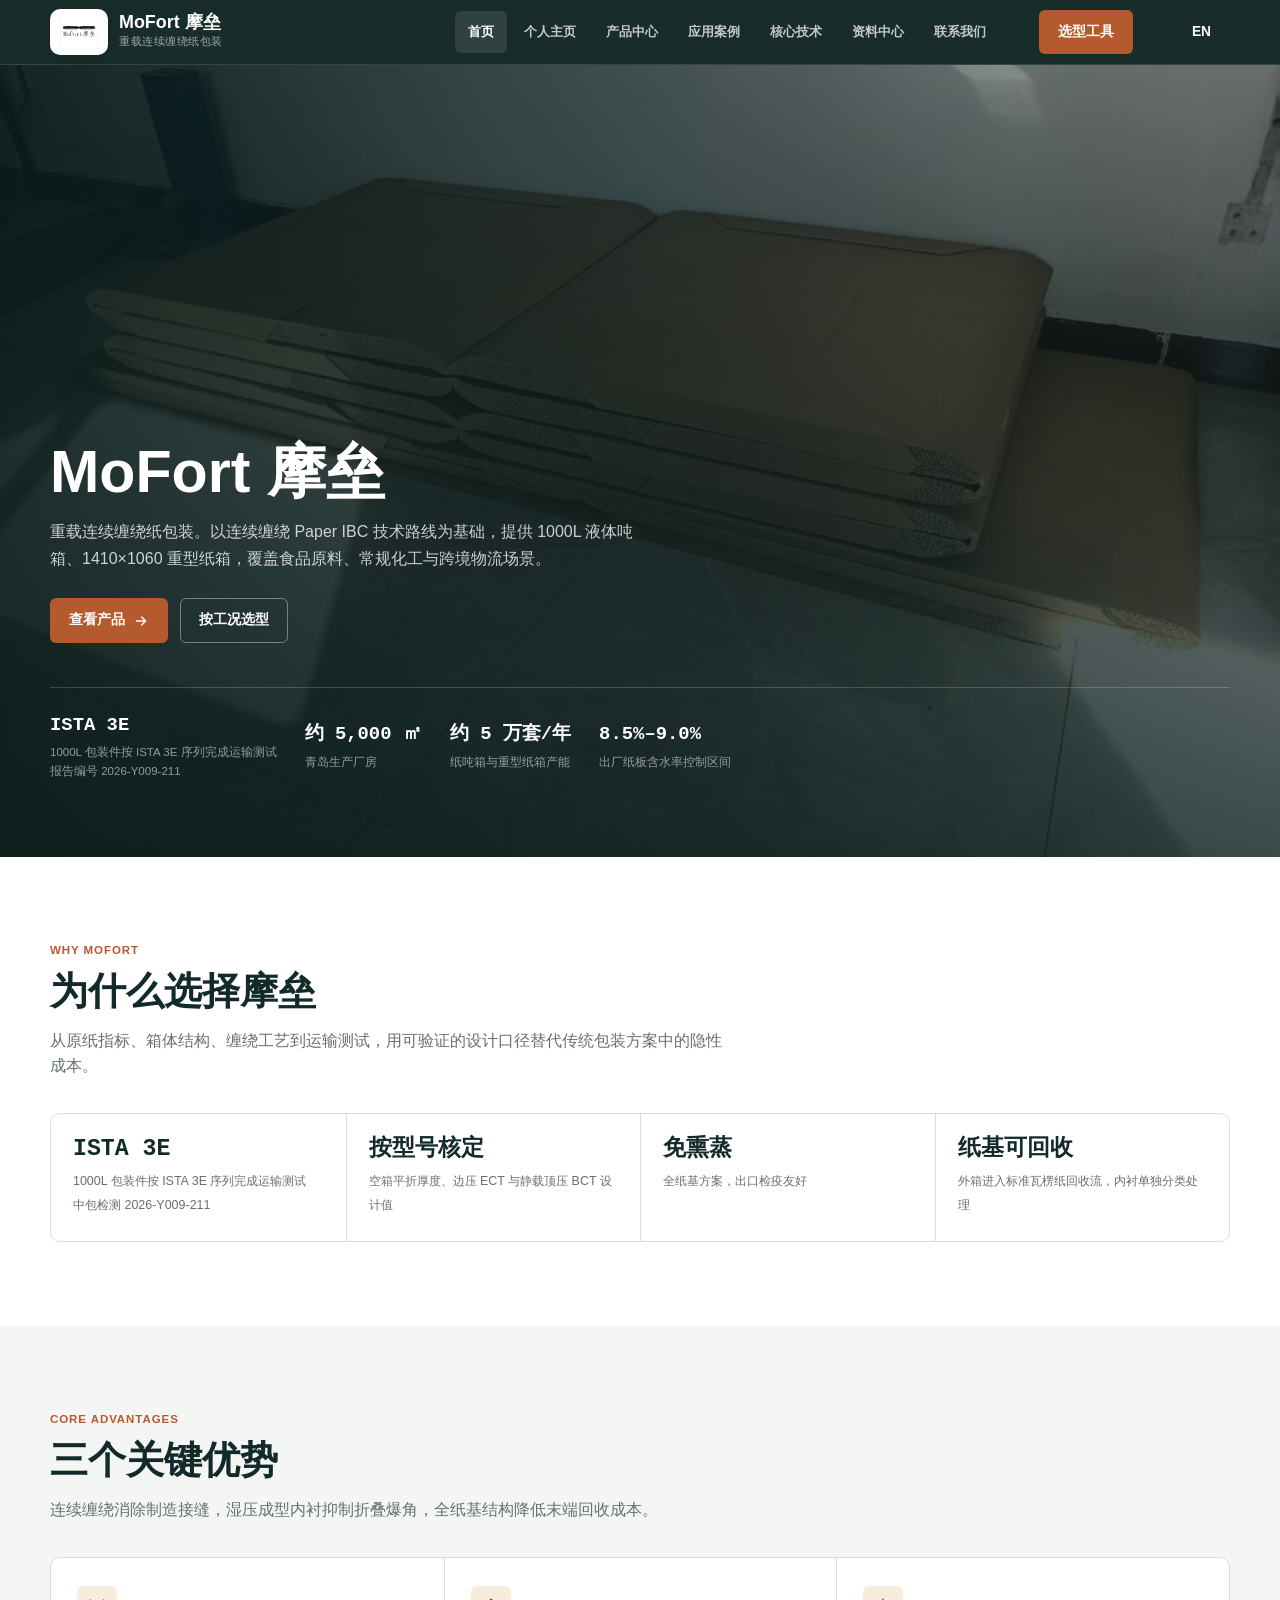
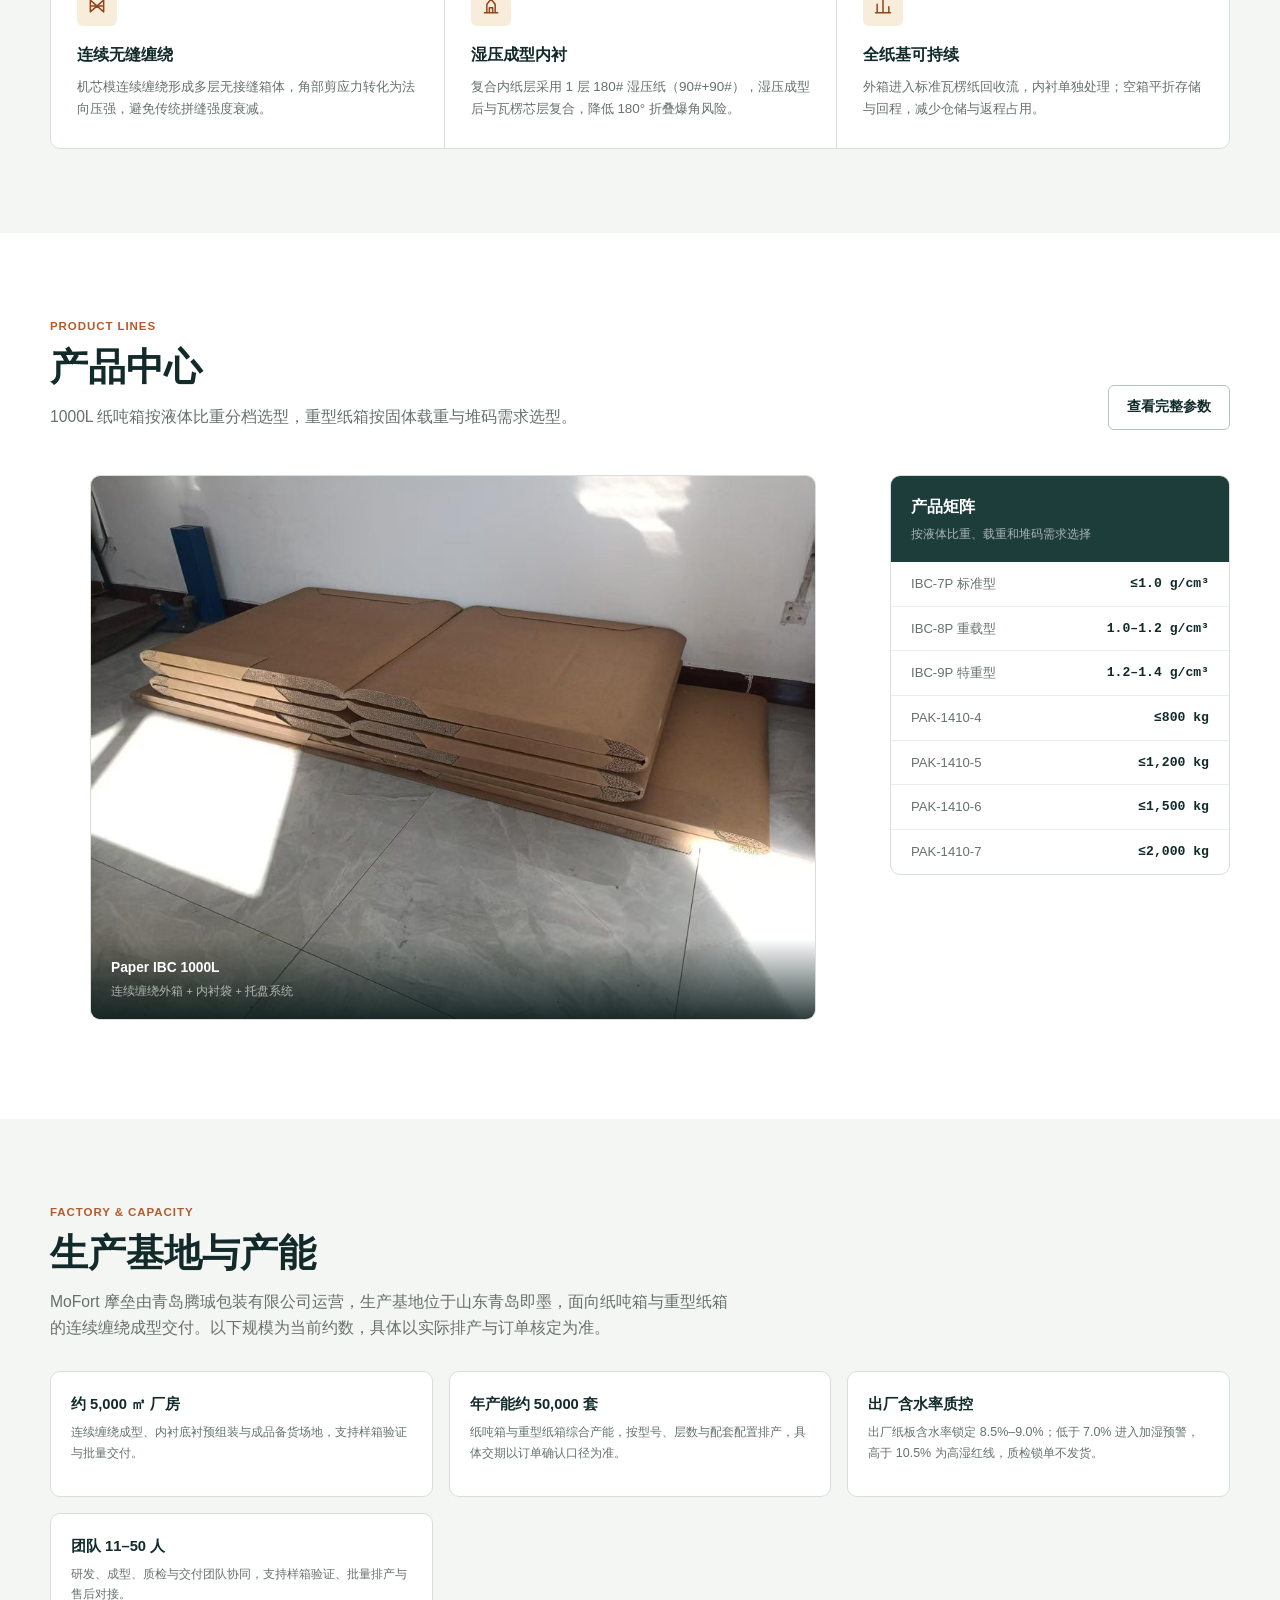
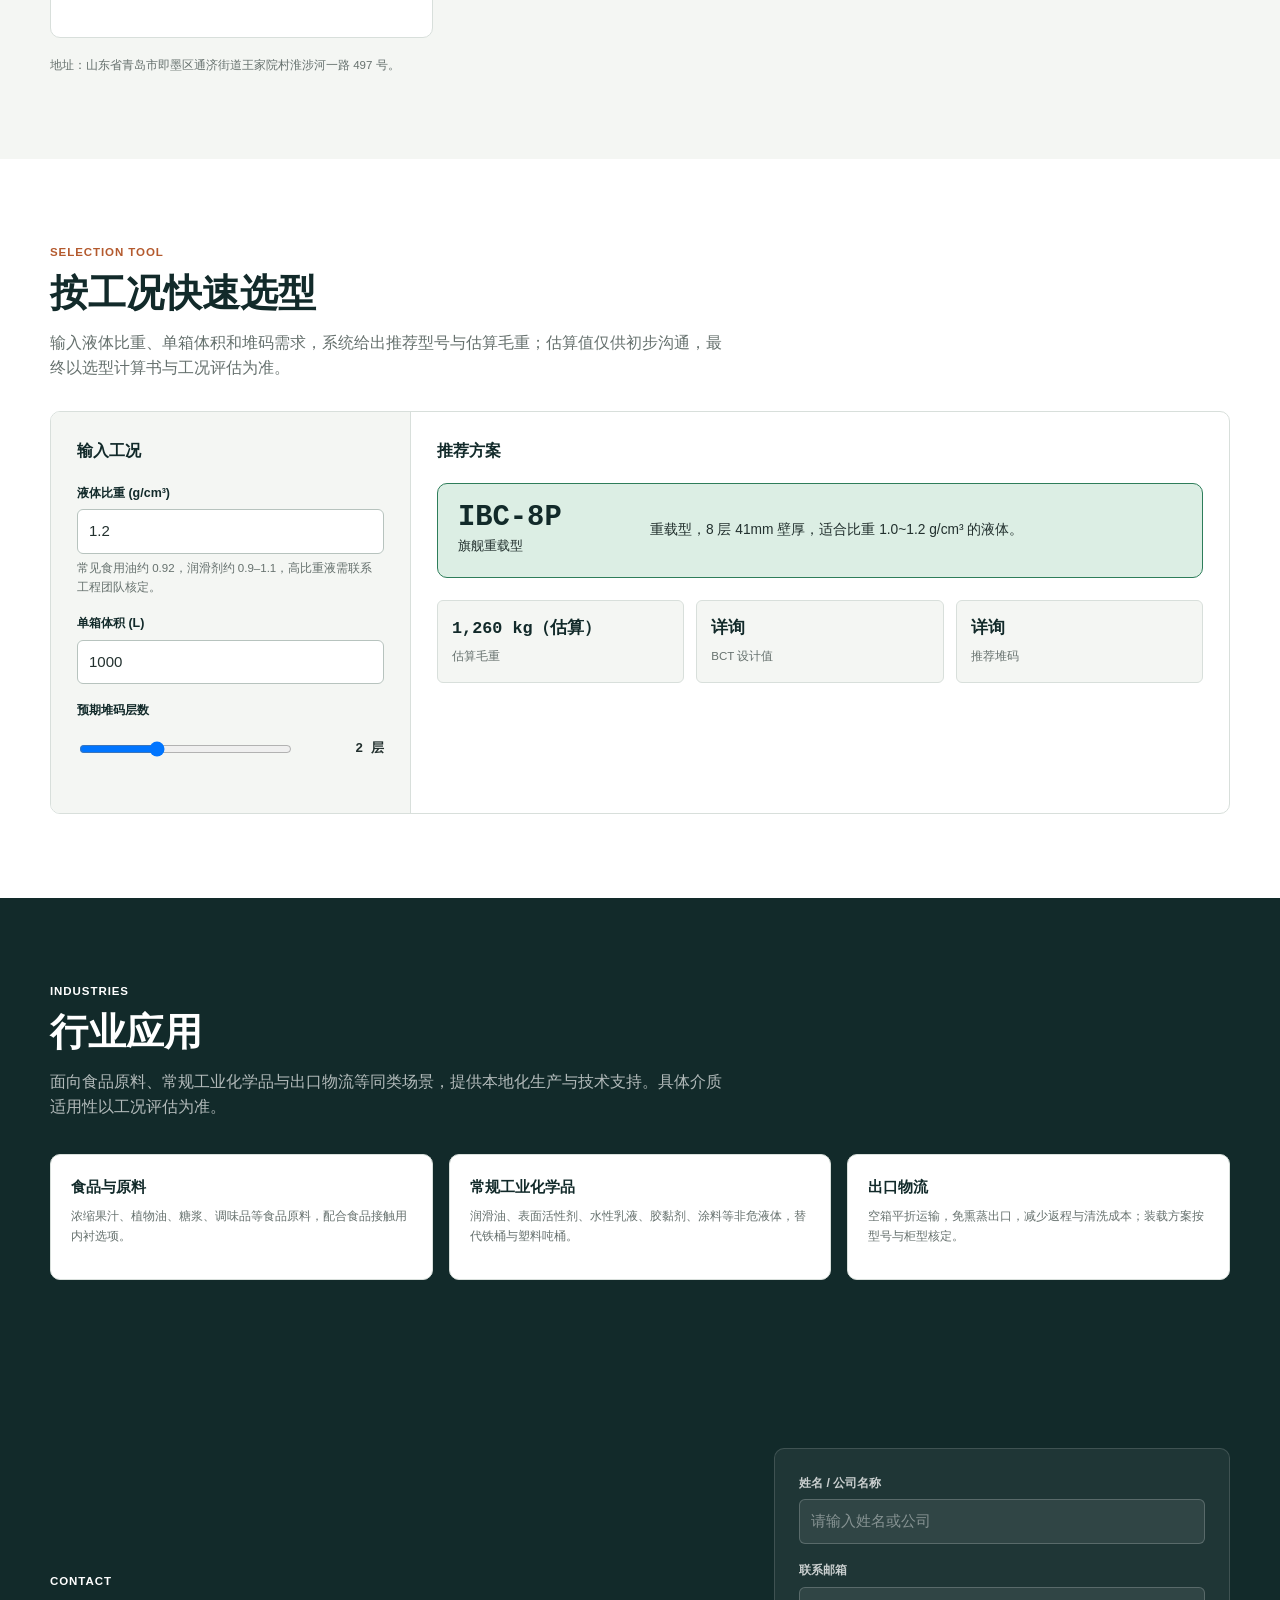
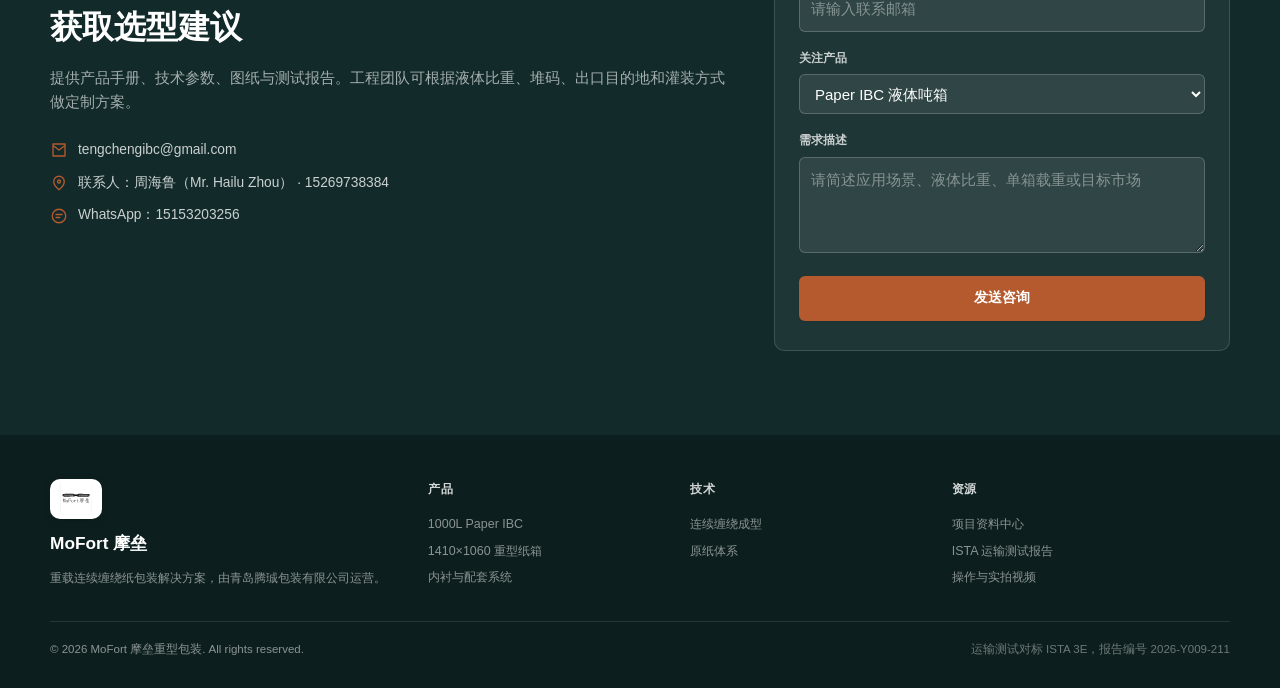
<file: index.html>
<!doctype html>
<html lang="zh-CN">
<head>
  <meta charset="utf-8">
  <meta name="viewport" content="width=device-width, initial-scale=1">
  <title>MoFort 摩垒 - 重载连续缠绕纸包装 | Paper IBC 与重型纸箱</title>
  <meta name="description" content="MoFort 摩垒专注 1000L 纸吨箱、1410x1060 重型纸箱与连续缠绕成型工艺，提供免熏蒸、可分类回收、可平折存储的工业包装方案。">
  <meta name="keywords" content="纸吨箱, Paper IBC, 纸吨箱厂家, 纸散装容器, 重型纸箱, 工业纸箱, 液体包装纸箱, 纤维板箱, 可折叠纸箱, 工业包装, MoFort, 摩垒, 青岛腾珹包装">
  <meta name="robots" content="index, follow">
  <link rel="canonical" href="https://tengchengibc-hash.github.io/tengcheng-website/">
  <meta property="og:type" content="website">
  <meta property="og:site_name" content="MoFort 摩垒">
  <meta property="og:locale" content="zh_CN">
  <meta property="og:title" content="MoFort 摩垒 - 重载连续缠绕纸包装 | Paper IBC 与重型纸箱">
  <meta property="og:description" content="MoFort 摩垒专注 1000L 纸吨箱、1410x1060 重型纸箱与连续缠绕成型工艺，提供免熏蒸、可分类回收、可平折存储的工业包装方案。">
  <meta property="og:url" content="https://tengchengibc-hash.github.io/tengcheng-website/">
  <link rel="stylesheet" href="assets/css/style.css">
</head>
<body>
  <header class="site-header">
    <div class="container">
      <a class="brand" href="index.html" aria-label="MoFort 摩垒首页">
        <img class="brand-logo" src="assets/images/logo-mofort.svg" alt="MoFort 摩垒 Logo">
        <span>
          <span class="brand-name">MoFort 摩垒</span>
          <span class="brand-sub">重载连续缠绕纸包装</span>
        </span>
      </a>
      <nav class="main-nav" aria-label="主导航">
        <a href="index.html" aria-current="page">首页</a>
        <a href="zhou-hailu.html">个人主页</a>
        <a href="products.html">产品中心</a>
        <a href="cases.html">应用案例</a>
        <a href="technology.html">核心技术</a>
        <a href="resources.html">资料中心</a>
        <a href="#contact">联系我们</a>
      </nav>
      <a class="btn btn--primary nav-cta" href="#selector">选型工具</a><a class="btn btn--ghost nav-cta" href="en/index.html" style="text-decoration:none">EN</a>
      <button class="icon-btn menu-toggle" type="button" data-menu-toggle aria-expanded="false" aria-label="打开导航">
        <svg viewBox="0 0 24 24" fill="none" stroke="currentColor" stroke-width="2" stroke-linecap="round"><path d="M4 7h16M4 12h16M4 17h16"/></svg>
      </button>
    </div>
    <nav class="mobile-nav" data-mobile-nav aria-label="移动导航">
      <a href="index.html">首页</a>
      <a href="products.html">产品中心</a>
        <a href="cases.html">应用案例</a>
      <a href="technology.html">核心技术</a>
      <a href="resources.html">资料中心</a>
      <a href="#contact">联系我们</a>
      <a class="btn btn--primary" href="#selector">选型工具</a>
    </nav>
  </header>

  <main>
    <section class="hero">
      <div class="hero-inner">
        <h1>MoFort 摩垒</h1>
        <p>重载连续缠绕纸包装。以连续缠绕 Paper IBC 技术路线为基础，提供 1000L 液体吨箱、1410×1060 重型纸箱，覆盖食品原料、常规化工与跨境物流场景。</p>
        <div class="hero-actions">
          <a class="btn btn--primary" href="products.html">
            查看产品
            <svg viewBox="0 0 24 24" fill="none" stroke="currentColor" stroke-width="2" stroke-linecap="round" stroke-linejoin="round"><path d="M5 12h14M13 6l6 6-6 6"/></svg>
          </a>
          <a class="btn btn--ghost-light" href="#selector">按工况选型</a>
        </div>
        <div class="hero-proof">
          <div class="hero-proof-item">
            <span class="hero-proof-value">ISTA 3E</span>
            <span class="hero-proof-label">1000L 包装件按 ISTA 3E 序列完成运输测试<br>报告编号 2026-Y009-211</span>
          </div>
          <div class="hero-proof-item">
            <span class="hero-proof-value">约 5,000 ㎡</span>
            <span class="hero-proof-label">青岛生产厂房</span>
          </div>
          <div class="hero-proof-item">
            <span class="hero-proof-value">约 5 万套/年</span>
            <span class="hero-proof-label">纸吨箱与重型纸箱产能</span>
          </div>
          <div class="hero-proof-item">
            <span class="hero-proof-value">8.5%–9.0%</span>
            <span class="hero-proof-label">出厂纸板含水率控制区间</span>
          </div>
        </div>
      </div>
    </section>

    <section class="section" id="why">
      <div class="container">
        <span class="eyebrow">Why MoFort</span>
        <h2 class="section-title">为什么选择摩垒</h2>
        <p class="section-lead">从原纸指标、箱体结构、缠绕工艺到运输测试，用可验证的设计口径替代传统包装方案中的隐性成本。</p>
        <div class="metric-grid reveal">
          <div class="metric"><strong>ISTA 3E</strong><span>1000L 包装件按 ISTA 3E 序列完成运输测试<br>中包检测 2026-Y009-211</span></div>
          <div class="metric"><strong>按型号核定</strong><span>空箱平折厚度、边压 ECT 与静载顶压 BCT 设计值</span></div>
          <div class="metric"><strong>免熏蒸</strong><span>全纸基方案，出口检疫友好</span></div>
          <div class="metric"><strong>纸基可回收</strong><span>外箱进入标准瓦楞纸回收流，内衬单独分类处理</span></div>
        </div>
      </div>
    </section>

    <section class="section section--paper" id="advantages">
      <div class="container">
        <span class="eyebrow">Core Advantages</span>
        <h2 class="section-title">三个关键优势</h2>
        <p class="section-lead">连续缠绕消除制造接缝，湿压成型内衬抑制折叠爆角，全纸基结构降低末端回收成本。</p>
        <div class="feature-rail reveal">
          <div class="feature">
            <span class="feature-icon">
              <svg viewBox="0 0 24 24" fill="none" stroke="currentColor" stroke-width="1.8" stroke-linecap="round" stroke-linejoin="round"><path d="M4 5v14M20 5v14M4 12h16M4 5l16 14M4 19L20 5"/></svg>
            </span>
            <h3>连续无缝缠绕</h3>
            <p>机芯模连续缠绕形成多层无接缝箱体，角部剪应力转化为法向压强，避免传统拼缝强度衰减。</p>
          </div>
          <div class="feature">
            <span class="feature-icon">
              <svg viewBox="0 0 24 24" fill="none" stroke="currentColor" stroke-width="1.8" stroke-linecap="round" stroke-linejoin="round"><path d="M4 20h16M7 20V10l5-6 5 6v10M10 20v-6h4v6"/></svg>
            </span>
            <h3>湿压成型内衬</h3>
            <p>复合内纸层采用 1 层 180# 湿压纸（90#+90#），湿压成型后与瓦楞芯层复合，降低 180° 折叠爆角风险。</p>
          </div>
          <div class="feature">
            <span class="feature-icon">
              <svg viewBox="0 0 24 24" fill="none" stroke="currentColor" stroke-width="1.8" stroke-linecap="round" stroke-linejoin="round"><path d="M5 20V10M12 20V4M19 20v-7M3 20h18"/></svg>
            </span>
            <h3>全纸基可持续</h3>
            <p>外箱进入标准瓦楞纸回收流，内衬单独处理；空箱平折存储与回程，减少仓储与返程占用。</p>
          </div>
        </div>
      </div>
    </section>

    <section class="section" id="products-preview">
      <div class="container">
        <div class="section-head">
          <div>
            <span class="eyebrow">Product Lines</span>
            <h2 class="section-title">产品中心</h2>
            <p class="section-lead">1000L 纸吨箱按液体比重分档选型，重型纸箱按固体载重与堆码需求选型。</p>
          </div>
          <div class="section-head-actions">
            <a class="btn btn--outline" href="products.html">查看完整参数</a>
          </div>
        </div>
        <div class="product-layout reveal">
          <figure class="product-visual">
            <img src="assets/images/prod-stacked.jpg" alt="堆码状态的纸吨箱">
            <figcaption class="product-visual-caption">
              Paper IBC 1000L
              <small>连续缠绕外箱 + 内衬袋 + 托盘系统</small>
            </figcaption>
          </figure>
          <dl class="product-summary">
            <div class="product-summary-header">
              <h3>产品矩阵</h3>
              <p>按液体比重、载重和堆码需求选择</p>
            </div>
            <div class="product-summary-row"><dt>IBC-7P 标准型</dt><dd>≤1.0 g/cm³</dd></div>
            <div class="product-summary-row"><dt>IBC-8P 重载型</dt><dd>1.0–1.2 g/cm³</dd></div>
            <div class="product-summary-row"><dt>IBC-9P 特重型</dt><dd>1.2–1.4 g/cm³</dd></div>
            <div class="product-summary-row"><dt>PAK-1410-4</dt><dd>≤800 kg</dd></div>
            <div class="product-summary-row"><dt>PAK-1410-5</dt><dd>≤1,200 kg</dd></div>
            <div class="product-summary-row"><dt>PAK-1410-6</dt><dd>≤1,500 kg</dd></div>
            <div class="product-summary-row"><dt>PAK-1410-7</dt><dd>≤2,000 kg</dd></div>
          </dl>
        </div>
      </div>
    </section>

    <section class="section section--paper" id="factory">
      <div class="container">
        <div class="section-head">
          <div>
            <span class="eyebrow">Factory & Capacity</span>
            <h2 class="section-title">生产基地与产能</h2>
            <p class="section-lead">MoFort 摩垒由青岛腾珹包装有限公司运营，生产基地位于山东青岛即墨，面向纸吨箱与重型纸箱的连续缠绕成型交付。以下规模为当前约数，具体以实际排产与订单核定为准。</p>
          </div>
        </div>
        <div class="source-grid reveal">
          <div class="source-card">
            <h3>约 5,000 ㎡ 厂房</h3>
            <p>连续缠绕成型、内衬底衬预组装与成品备货场地，支持样箱验证与批量交付。</p>
          </div>
          <div class="source-card">
            <h3>年产能约 50,000 套</h3>
            <p>纸吨箱与重型纸箱综合产能，按型号、层数与配套配置排产，具体交期以订单确认口径为准。</p>
          </div>
          <div class="source-card">
            <h3>出厂含水率质控</h3>
            <p>出厂纸板含水率锁定 8.5%–9.0%；低于 7.0% 进入加湿预警，高于 10.5% 为高湿红线，质检锁单不发货。</p>
          </div>
          <div class="source-card">
            <h3>团队 11–50 人</h3>
            <p>研发、成型、质检与交付团队协同，支持样箱验证、批量排产与售后对接。</p>
          </div>
        </div>
        <p class="field-hint" style="margin:18px 0 0">地址：山东省青岛市即墨区通济街道王家院村淮涉河一路 497 号。</p>
      </div>
    </section>

    <section class="section" id="selector">
      <div class="container">
        <div class="section-head">
          <div>
            <span class="eyebrow">Selection Tool</span>
            <h2 class="section-title">按工况快速选型</h2>
            <p class="section-lead">输入液体比重、单箱体积和堆码需求，系统给出推荐型号与估算毛重；估算值仅供初步沟通，最终以选型计算书与工况评估为准。</p>
          </div>
        </div>
        <form class="tool-panel reveal" data-selector-form>
          <div class="tool-form">
            <h3>输入工况</h3>
            <div class="field">
              <label for="density">液体比重 (g/cm³)</label>
              <input id="density" type="number" min="0.6" max="2" step="0.05" value="1.2" data-field="density">
              <div class="field-hint">常见食用油约 0.92，润滑剂约 0.9–1.1，高比重液需联系工程团队核定。</div>
            </div>
            <div class="field">
              <label for="volume">单箱体积 (L)</label>
              <input id="volume" type="number" min="1000" max="1000" step="50" value="1000" data-field="volume">
            </div>
            <div class="field">
              <label for="stack">预期堆码层数</label>
              <div class="range-row">
                <input id="stack" type="range" min="1" max="4" value="2" data-field="stack">
                <output data-stack-output>2</output>
              </div>
            </div>
          </div>
          <div class="tool-result">
            <h3>推荐方案</h3>
            <div class="recommendation">
              <div>
                <div class="recommendation-model" data-result-model>IBC-8P</div>
                <small>旗舰重载型</small>
              </div>
              <p data-result-note>重载型，8 层 41mm 壁厚，适合比重 1.0~1.2 的液体。</p>
            </div>
            <div class="result-stats">
              <div class="result-stat"><strong data-result-weight>—</strong><span>估算毛重</span></div>
              <div class="result-stat"><strong data-result-load>详询</strong><span>BCT 设计值</span></div>
              <div class="result-stat"><strong data-result-stack>详询</strong><span>推荐堆码</span></div>
            </div>
          </div>
        </form>
      </div>
    </section>

    <section class="section section--ink" id="industries">
      <div class="container">
        <span class="eyebrow">Industries</span>
        <h2 class="section-title">行业应用</h2>
        <p class="section-lead">面向食品原料、常规工业化学品与出口物流等同类场景，提供本地化生产与技术支持。具体介质适用性以工况评估为准。</p>
        <div class="source-grid reveal">
          <div class="source-card">
            <h3>食品与原料</h3>
            <p>浓缩果汁、植物油、糖浆、调味品等食品原料，配合食品接触用内衬选项。</p>
          </div>
          <div class="source-card">
            <h3>常规工业化学品</h3>
            <p>润滑油、表面活性剂、水性乳液、胶黏剂、涂料等非危液体，替代铁桶与塑料吨桶。</p>
          </div>
          <div class="source-card">
            <h3>出口物流</h3>
            <p>空箱平折运输，免熏蒸出口，减少返程与清洗成本；装载方案按型号与柜型核定。</p>
          </div>
        </div>
      </div>
    </section>

    <section class="section section--ink" id="contact">
      <div class="container">
        <div class="contact-grid">
          <div>
            <span class="eyebrow">Contact</span>
            <h2>获取选型建议</h2>
            <p>提供产品手册、技术参数、图纸与测试报告。工程团队可根据液体比重、堆码、出口目的地和灌装方式做定制方案。</p>
            <ul class="contact-list">
              <li>
                <svg viewBox="0 0 24 24" fill="none" stroke="currentColor" stroke-width="1.8" stroke-linecap="round" stroke-linejoin="round"><path d="M4 4h16v16H4zM4 6l8 6 8-6"/></svg>
                <a href="mailto:tengchengibc@gmail.com" style="color:inherit;text-decoration:none">tengchengibc@gmail.com</a>
              </li>
              <li>
                <svg viewBox="0 0 24 24" fill="none" stroke="currentColor" stroke-width="1.8" stroke-linecap="round" stroke-linejoin="round"><path d="M12 21s7-5.5 7-11a7 7 0 1 0-14 0c0 5.5 7 11 7 11zM10 10a2 2 0 1 1 4 0 2 2 0 0 1-4 0"/></svg>
                <span>联系人：周海鲁（Mr. Hailu Zhou） · 15269738384</span>
              </li>
              <li>
                <svg viewBox="0 0 24 24" fill="none" stroke="currentColor" stroke-width="1.8" stroke-linecap="round" stroke-linejoin="round"><path d="M8 10h8M8 14h5M21 12a9 9 0 1 1-18 0 9 9 0 0 1 18 0Z"/></svg>
                <span>WhatsApp：15153203256</span>
              </li>
            </ul>
          </div>
          <form class="contact-form" data-contact-form>
            <div class="field">
              <label for="contact-company">姓名 / 公司名称</label>
              <input id="contact-company" type="text" placeholder="请输入姓名或公司">
            </div>
            <div class="field">
              <label for="contact-email">联系邮箱</label>
              <input id="contact-email" type="email" placeholder="请输入联系邮箱">
            </div>
            <div class="field">
              <label for="contact-product">关注产品</label>
              <select id="contact-product">
                <option>Paper IBC 液体吨箱</option>
                <option>1410×1060 重型纸箱</option>
                <option>内衬与配套件</option>
                <option>全部产品</option>
              </select>
            </div>
            <div class="field">
              <label for="contact-message">需求描述</label>
              <textarea id="contact-message" placeholder="请简述应用场景、液体比重、单箱载重或目标市场"></textarea>
            </div>
            <button class="btn btn--primary" type="submit" style="width:100%">发送咨询</button>
            <div class="field-hint" data-contact-status aria-live="polite"></div>
          </form>
        </div>
      </div>
    </section>
  </main>

  <footer class="site-footer">
    <div class="container">
      <div class="footer-grid">
        <div>
          <img class="brand-logo footer-logo" src="assets/images/logo-mofort.svg" alt="MoFort 摩垒 Logo">
          <div class="footer-brand">MoFort 摩垒</div>
          <p>重载连续缠绕纸包装解决方案，由青岛腾珹包装有限公司运营。</p>
        </div>
        <div>
          <h4>产品</h4>
          <a href="products.html#ibc">1000L Paper IBC</a>
          <a href="products.html#box">1410×1060 重型纸箱</a>
          <a href="products.html#accessories">内衬与配套系统</a>
        </div>
        <div>
          <h4>技术</h4>
          <a href="technology.html#process">连续缠绕成型</a>
          <a href="technology.html#materials">原纸体系</a>
        </div>
        <div>
          <h4>资源</h4>
          <a href="resources.html">项目资料中心</a>
          <a href="resources.html?category=测试报告">ISTA 运输测试报告</a>
          <a href="resources.html?category=视频资料">操作与实拍视频</a>
        </div>
      </div>
      <div class="footer-bottom">
        <span>© <span data-year>2026</span> MoFort 摩垒重型包装. All rights reserved.</span>
        <span class="source-note">运输测试对标 ISTA 3E，报告编号 2026-Y009-211</span>
      </div>
    </div>
  </footer>
  <script src="assets/js/main.js"></script>
</body>
</html>
</file>
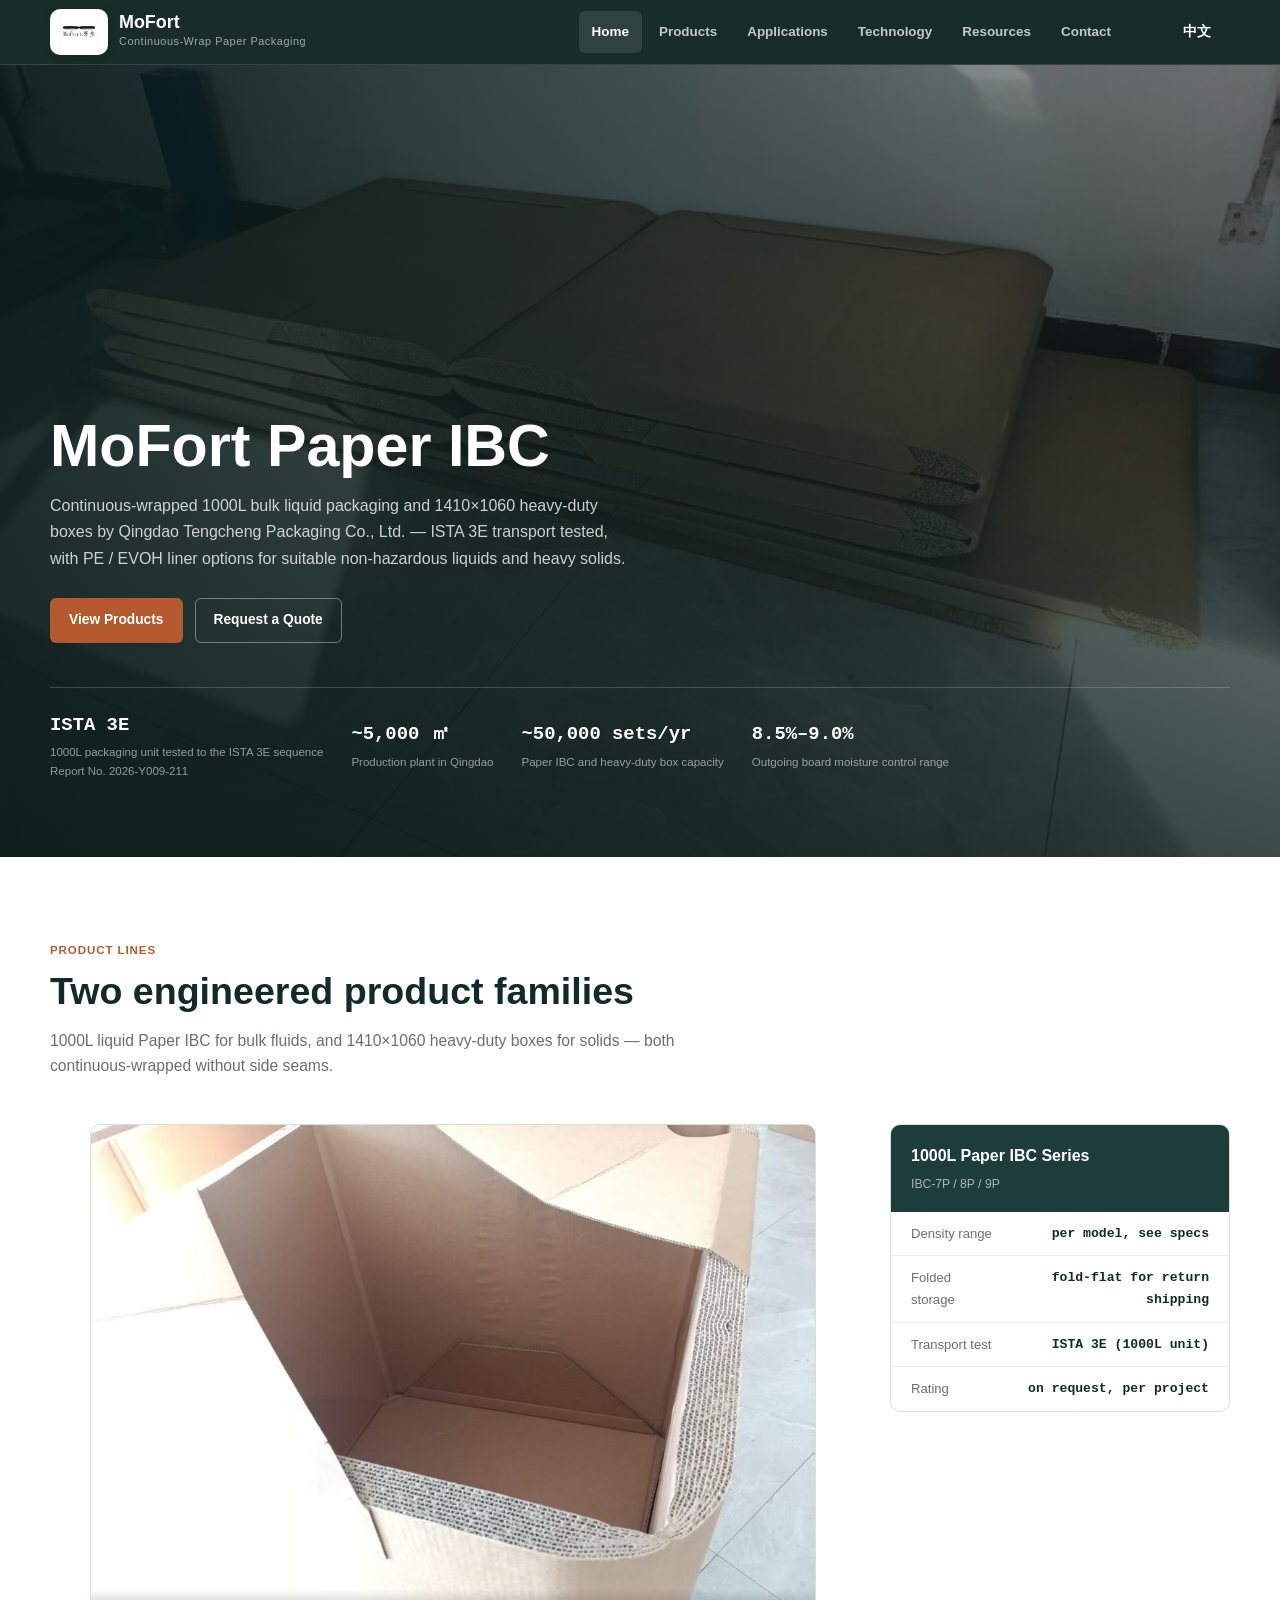
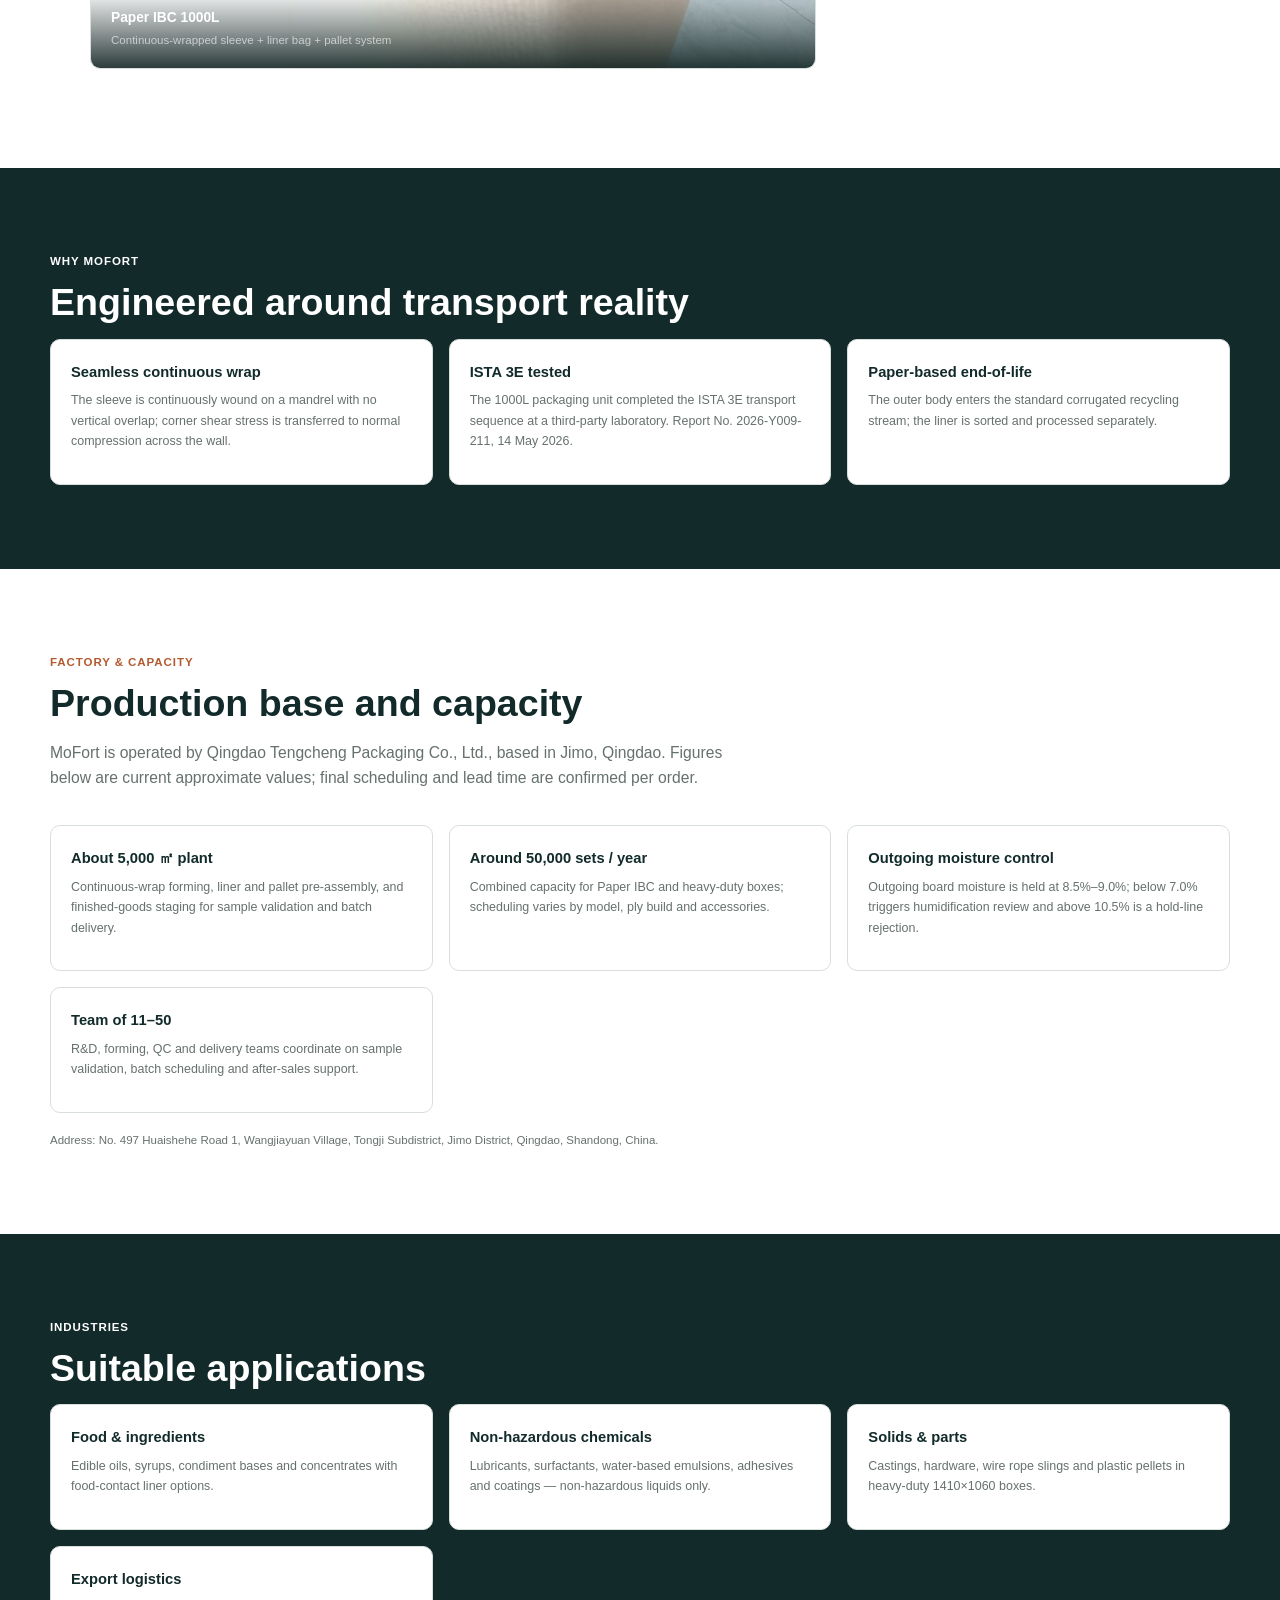
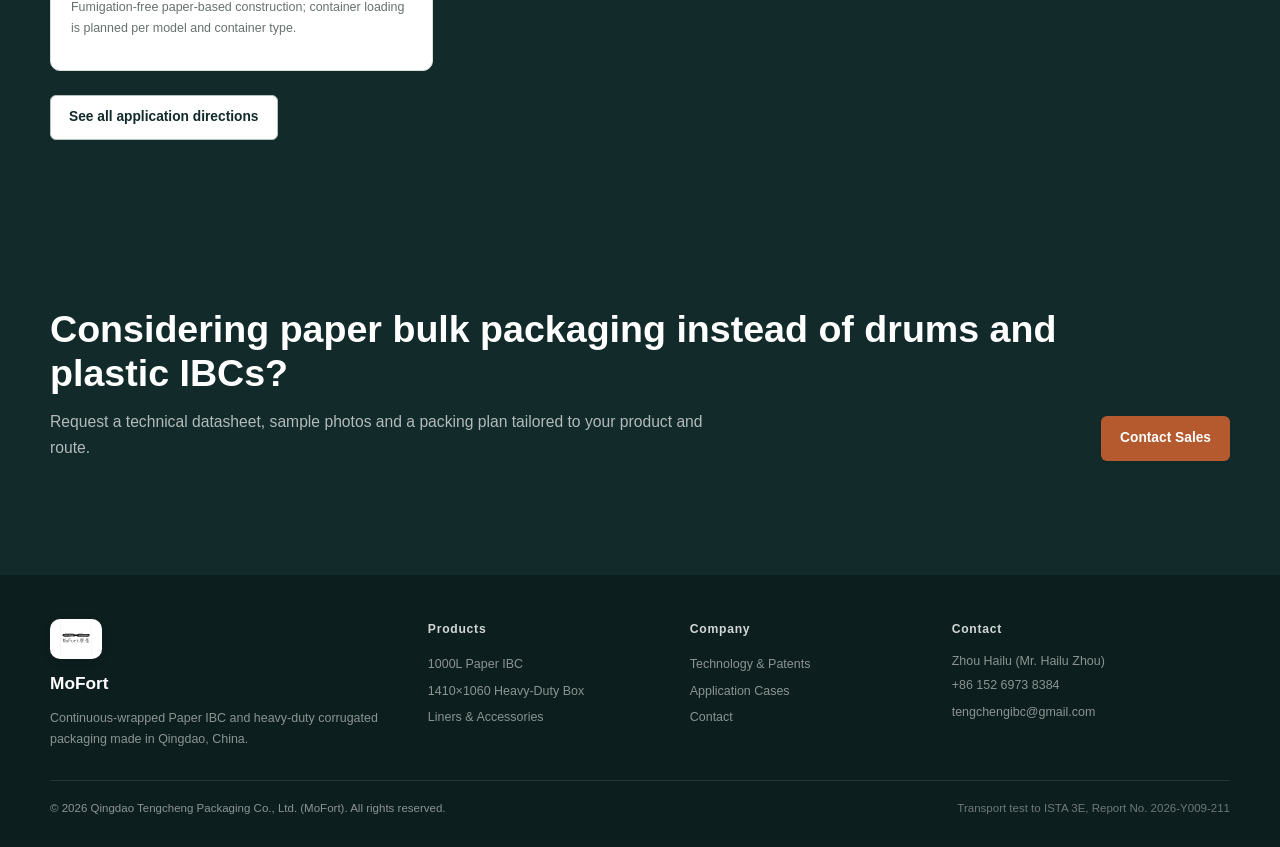
<file: en/index.html>
<!doctype html>
<html lang="en">
<head>
<meta charset="utf-8">
<meta name="viewport" content="width=device-width, initial-scale=1">
<title>Home | MoFort</title>
<meta name="description" content="MoFort Paper IBC — continuous-wrapped 1000L bulk liquid packaging and heavy-duty boxes, ISTA 3E transport tested (report No. 2026-Y009-211).">
<link rel="stylesheet" href="../assets/css/style.css">
</head>
<body>
<header class="site-header">
  <div class="container">
    <a class="brand" href="index.html" aria-label="MoFort home">
      <img class="brand-logo" src="../assets/images/logo-mofort.svg" alt="MoFort Logo">
      <span>
        <span class="brand-name">MoFort</span>
        <span class="brand-sub">Continuous-Wrap Paper Packaging</span>
      </span>
    </a>
    <nav class="main-nav" aria-label="Main navigation">
      <a href="index.html" aria-current="page">Home</a>
      <a href="products.html">Products</a>
      <a href="cases.html">Applications</a>
      <a href="technology.html">Technology</a>
      <a href="resources.html">Resources</a>
      <a href="contact.html">Contact</a>
    </nav>
    <a class="btn btn--ghost nav-cta" href="../index.html">中文</a>
    <button class="icon-btn menu-toggle" type="button" data-menu-toggle aria-expanded="false" aria-label="Open navigation">
      <svg viewBox="0 0 24 24" fill="none" stroke="currentColor" stroke-width="2" stroke-linecap="round"><path d="M4 7h16M4 12h16M4 17h16"/></svg>
    </button>
  </div>
  <nav class="mobile-nav" data-mobile-nav aria-label="Mobile navigation">
    <a href="index.html">Home</a>
    <a href="products.html">Products</a>
    <a href="cases.html">Applications</a>
    <a href="technology.html">Technology</a>
    <a href="resources.html">Resources</a>
    <a href="contact.html">Contact</a>
    <a class="btn btn--primary" href="../index.html">中文</a>
  </nav>
</header>
<main>

<section class="hero">
  <div class="hero-inner">
    <h1>MoFort Paper IBC</h1>
    <p>Continuous-wrapped 1000L bulk liquid packaging and 1410×1060 heavy-duty boxes by Qingdao Tengcheng Packaging Co., Ltd. — ISTA 3E transport tested, with PE / EVOH liner options for suitable non-hazardous liquids and heavy solids.</p>
    <div class="hero-actions">
      <a class="btn btn--primary" href="products.html">View Products</a>
      <a class="btn btn--ghost-light" href="contact.html">Request a Quote</a>
    </div>
    <div class="hero-proof">
      <div class="hero-proof-item">
        <span class="hero-proof-value">ISTA 3E</span>
        <span class="hero-proof-label">1000L packaging unit tested to the ISTA 3E sequence<br>Report No. 2026-Y009-211</span>
      </div>
      <div class="hero-proof-item">
        <span class="hero-proof-value">~5,000 ㎡</span>
        <span class="hero-proof-label">Production plant in Qingdao</span>
      </div>
      <div class="hero-proof-item">
        <span class="hero-proof-value">~50,000 sets/yr</span>
        <span class="hero-proof-label">Paper IBC and heavy-duty box capacity</span>
      </div>
      <div class="hero-proof-item">
        <span class="hero-proof-value">8.5%–9.0%</span>
        <span class="hero-proof-label">Outgoing board moisture control range</span>
      </div>
    </div>
  </div>
</section>

<section class="section">
  <div class="container">
    <div class="section-head">
      <div>
        <span class="eyebrow">Product Lines</span>
        <h2 class="section-title">Two engineered product families</h2>
        <p class="section-lead">1000L liquid Paper IBC for bulk fluids, and 1410×1060 heavy-duty boxes for solids — both continuous-wrapped without side seams.</p>
      </div>
    </div>
    <div class="product-layout reveal">
      <figure class="product-visual">
        <img src="../assets/images/prod-ibc-7s.jpg" alt="1000L Paper IBC">
        <figcaption class="product-visual-caption">Paper IBC 1000L<small>Continuous-wrapped sleeve + liner bag + pallet system</small></figcaption>
      </figure>
      <dl class="product-summary">
        <div class="product-summary-header"><h3>1000L Paper IBC Series</h3><p>IBC-7P / 8P / 9P</p></div>
        <div class="product-summary-row"><dt>Density range</dt><dd>per model, see specs</dd></div>
        <div class="product-summary-row"><dt>Folded storage</dt><dd>fold-flat for return shipping</dd></div>
        <div class="product-summary-row"><dt>Transport test</dt><dd>ISTA 3E (1000L unit)</dd></div>
        <div class="product-summary-row"><dt>Rating</dt><dd>on request, per project</dd></div>
      </dl>
    </div>
  </div>
</section>

<section class="section section--ink">
  <div class="container">
    <span class="eyebrow">Why MoFort</span>
    <h2 class="section-title">Engineered around transport reality</h2>
    <div class="source-grid reveal">
      <div class="source-card"><h3>Seamless continuous wrap</h3><p>The sleeve is continuously wound on a mandrel with no vertical overlap; corner shear stress is transferred to normal compression across the wall.</p></div>
      <div class="source-card"><h3>ISTA 3E tested</h3><p>The 1000L packaging unit completed the ISTA 3E transport sequence at a third-party laboratory. Report No. 2026-Y009-211, 14 May 2026.</p></div>
      <div class="source-card"><h3>Paper-based end-of-life</h3><p>The outer body enters the standard corrugated recycling stream; the liner is sorted and processed separately.</p></div>
    </div>
  </div>
</section>

<section class="section" id="factory">
  <div class="container">
    <span class="eyebrow">Factory & Capacity</span>
    <h2 class="section-title">Production base and capacity</h2>
    <p class="section-lead">MoFort is operated by Qingdao Tengcheng Packaging Co., Ltd., based in Jimo, Qingdao. Figures below are current approximate values; final scheduling and lead time are confirmed per order.</p>
    <div class="source-grid reveal">
      <div class="source-card"><h3>About 5,000 ㎡ plant</h3><p>Continuous-wrap forming, liner and pallet pre-assembly, and finished-goods staging for sample validation and batch delivery.</p></div>
      <div class="source-card"><h3>Around 50,000 sets / year</h3><p>Combined capacity for Paper IBC and heavy-duty boxes; scheduling varies by model, ply build and accessories.</p></div>
      <div class="source-card"><h3>Outgoing moisture control</h3><p>Outgoing board moisture is held at 8.5%–9.0%; below 7.0% triggers humidification review and above 10.5% is a hold-line rejection.</p></div>
      <div class="source-card"><h3>Team of 11–50</h3><p>R&amp;D, forming, QC and delivery teams coordinate on sample validation, batch scheduling and after-sales support.</p></div>
    </div>
    <p class="field-hint" style="margin:18px 0 0">Address: No. 497 Huaishehe Road 1, Wangjiayuan Village, Tongji Subdistrict, Jimo District, Qingdao, Shandong, China.</p>
  </div>
</section>

<section class="section section--ink">
  <div class="container">
    <span class="eyebrow">Industries</span>
    <h2 class="section-title">Suitable applications</h2>
    <div class="source-grid reveal">
      <div class="source-card"><h3>Food & ingredients</h3><p>Edible oils, syrups, condiment bases and concentrates with food-contact liner options.</p></div>
      <div class="source-card"><h3>Non-hazardous chemicals</h3><p>Lubricants, surfactants, water-based emulsions, adhesives and coatings — non-hazardous liquids only.</p></div>
      <div class="source-card"><h3>Solids & parts</h3><p>Castings, hardware, wire rope slings and plastic pellets in heavy-duty 1410×1060 boxes.</p></div>
      <div class="source-card"><h3>Export logistics</h3><p>Fumigation-free paper-based construction; container loading is planned per model and container type.</p></div>
    </div>
    <div class="section-head-actions" style="margin-top:24px"><a class="btn btn--outline" href="cases.html">See all application directions</a></div>
  </div>
</section>

<section class="section section--ink">
  <div class="container">
    <div class="section-head">
      <div>
        <h2 class="section-title">Considering paper bulk packaging instead of drums and plastic IBCs?</h2>
        <p class="section-lead">Request a technical datasheet, sample photos and a packing plan tailored to your product and route.</p>
      </div>
      <div class="section-head-actions">
        <a class="btn btn--primary" href="contact.html">Contact Sales</a>
      </div>
    </div>
  </div>
</section>
</main>
<footer class="site-footer">
  <div class="container">
    <div class="footer-grid">
      <div>
        <img class="brand-logo footer-logo" src="../assets/images/logo-mofort.svg" alt="MoFort Logo">
        <div class="footer-brand">MoFort</div>
        <p>Continuous-wrapped Paper IBC and heavy-duty corrugated packaging made in Qingdao, China.</p>
      </div>
      <div>
        <h4>Products</h4>
        <a href="products.html#ibc">1000L Paper IBC</a>
        <a href="products.html#box">1410×1060 Heavy-Duty Box</a>
        <a href="products.html#options">Liners & Accessories</a>
      </div>
      <div>
        <h4>Company</h4>
        <a href="technology.html">Technology & Patents</a>
        <a href="cases.html">Application Cases</a>
        <a href="contact.html">Contact</a>
      </div>
      <div>
        <h4>Contact</h4>
        <p>Zhou Hailu (Mr. Hailu Zhou)</p>
        <a href="tel:+8615269738384">+86 152 6973 8384</a>
        <a href="mailto:tengchengibc@gmail.com">tengchengibc@gmail.com</a>
      </div>
    </div>
    <div class="footer-bottom">
      <span>&copy; <span data-year>2026</span> Qingdao Tengcheng Packaging Co., Ltd. (MoFort). All rights reserved.</span>
      <span class="source-note">Transport test to ISTA 3E, Report No. 2026-Y009-211</span>
    </div>
  </div>
</footer>
<script src="../assets/js/main.js"></script>
</body>
</html>
</file>
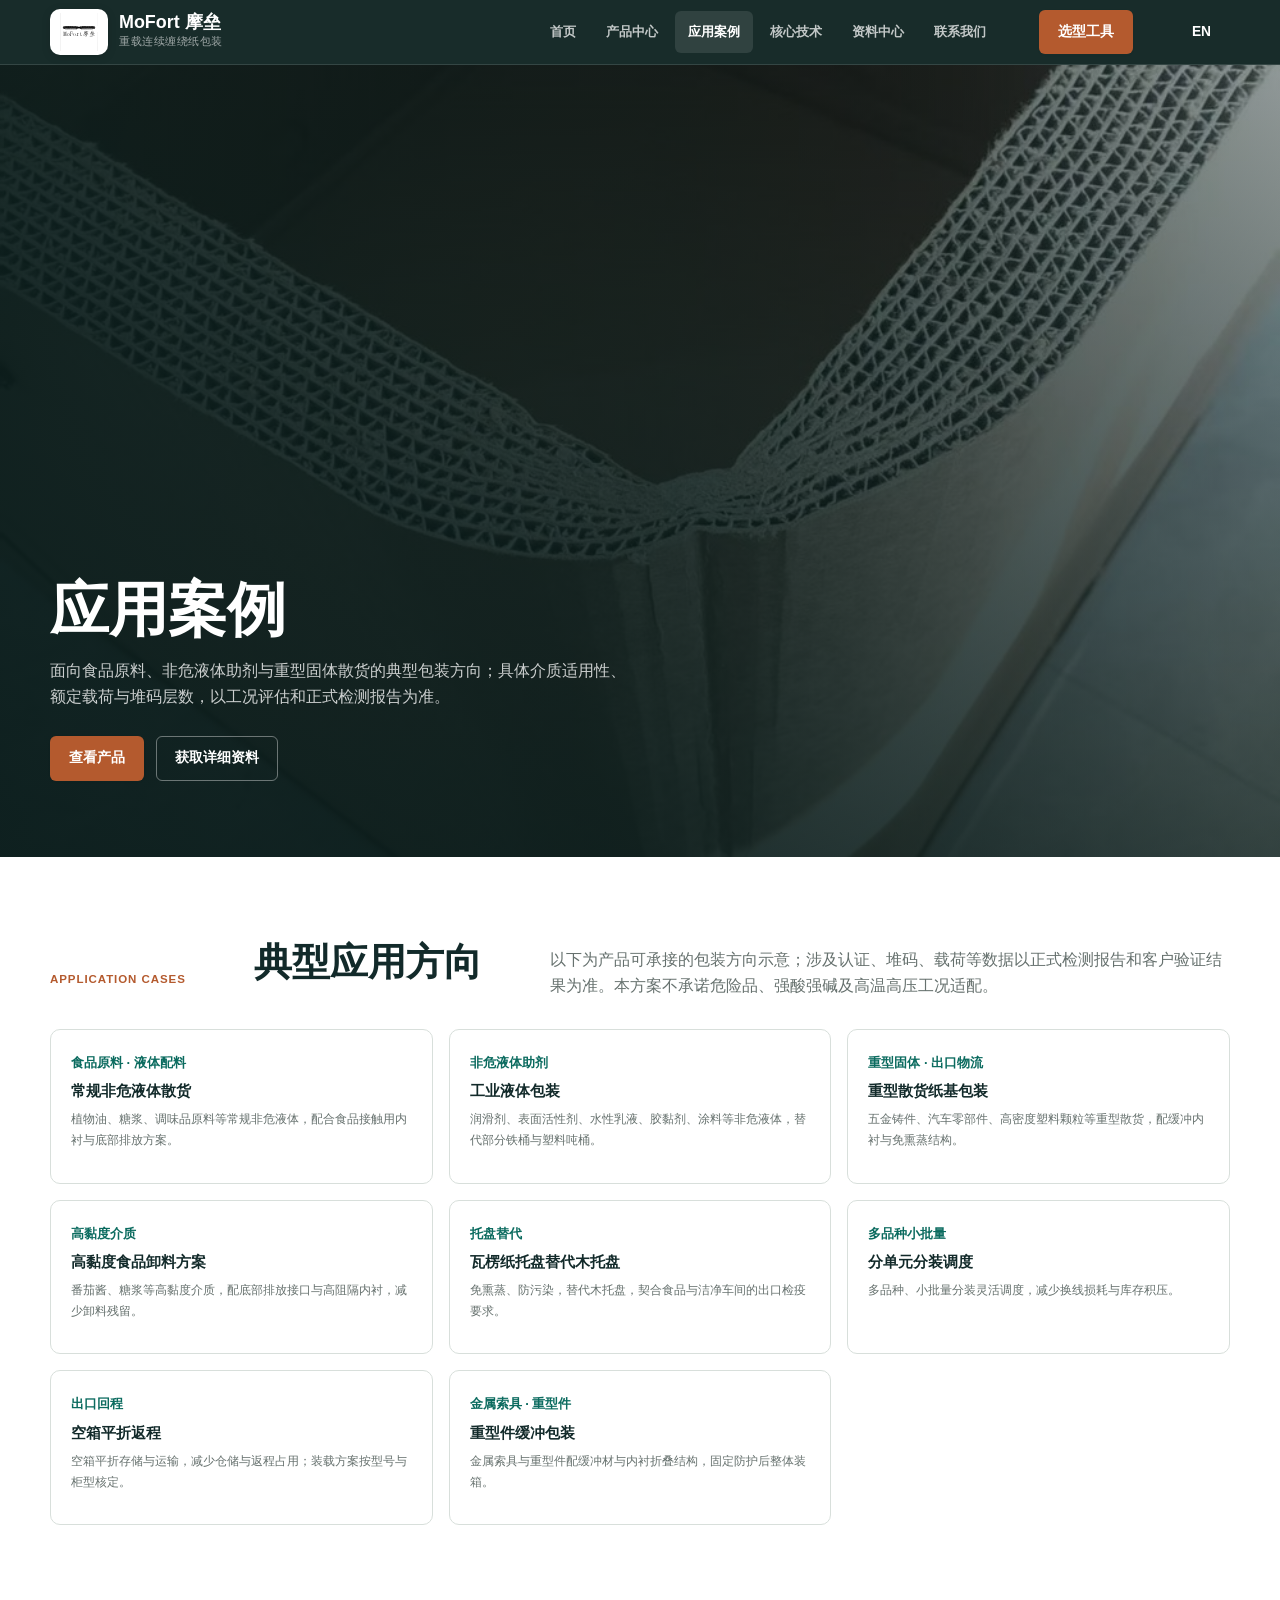
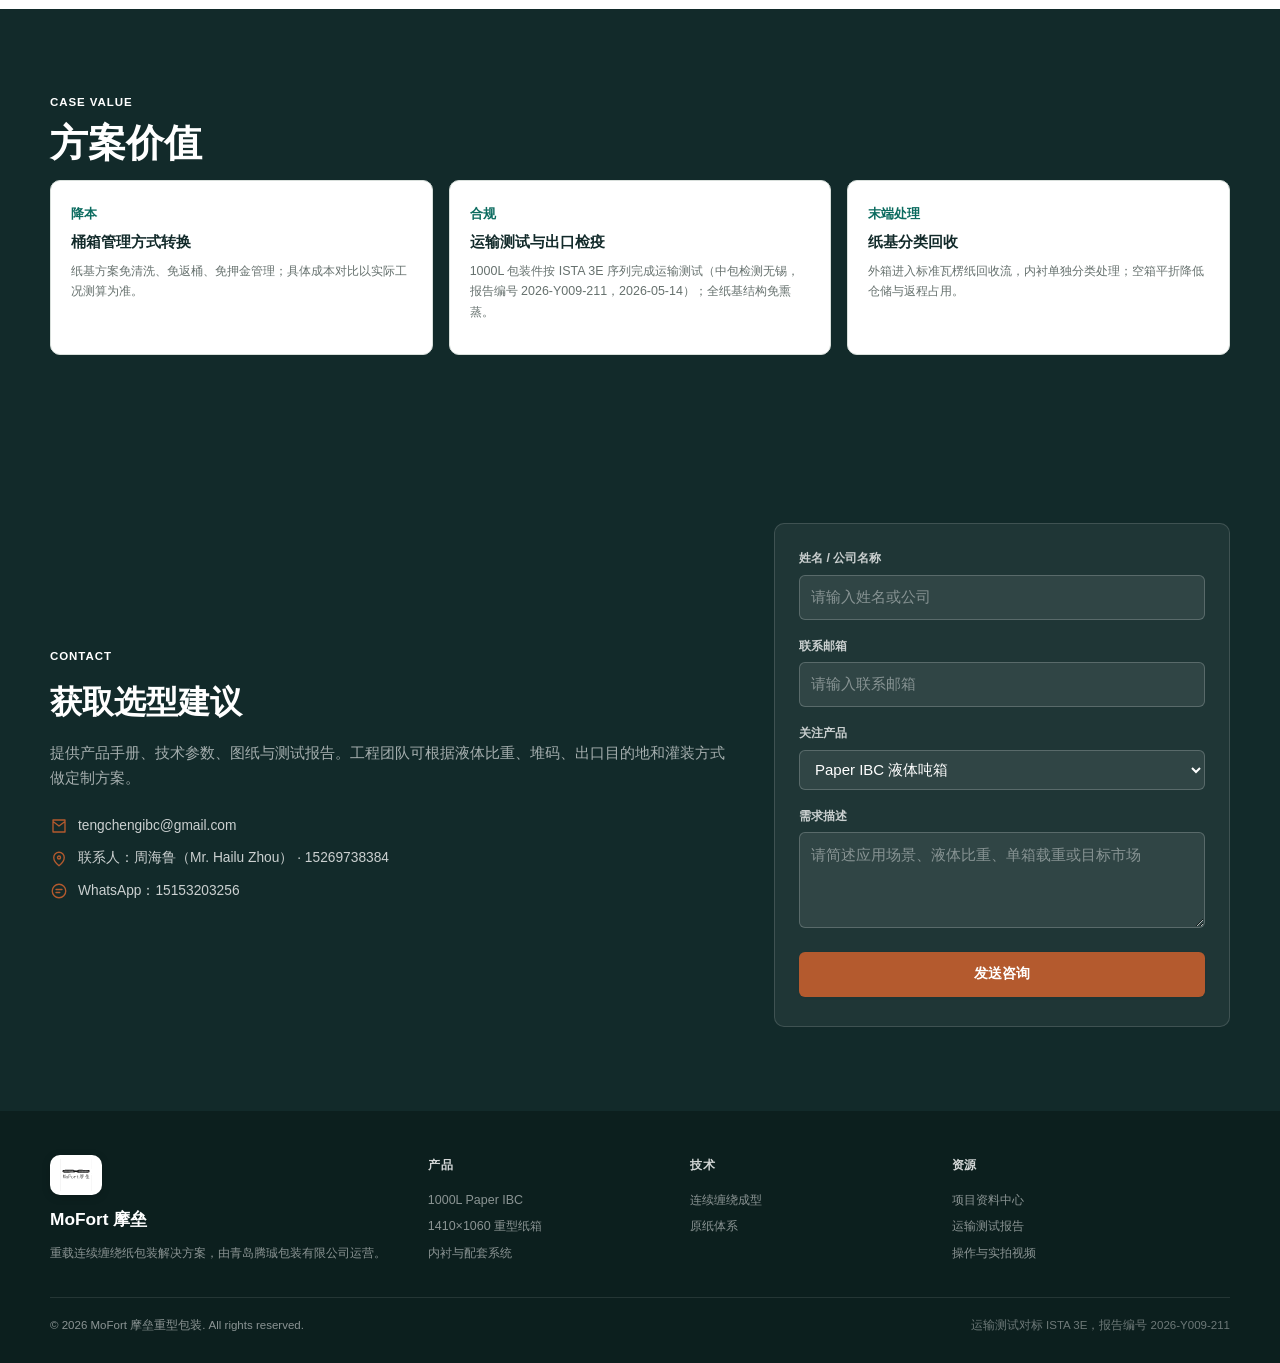
<file: cases.html>
<!doctype html>
<html lang="zh-CN">
<head>
  <meta charset="utf-8">
  <meta name="viewport" content="width=device-width, initial-scale=1">
  <title>应用案例 - MoFort 摩垒 | Paper IBC 与重型纸箱</title>
  <meta name="description" content="MoFort 摩垒面向食品原料、非危液体助剂与重型固体散货的纸吨箱、重型纸箱应用方向，配合平折存储与免熏蒸出口包装方案。">
  <link rel="stylesheet" href="assets/css/style.css">
</head>
<body>
  <header class="site-header">
    <div class="container">
      <a class="brand" href="index.html" aria-label="MoFort 摩垒首页">
        <img class="brand-logo" src="assets/images/logo-mofort.svg" alt="MoFort 摩垒 Logo">
        <span>
          <span class="brand-name">MoFort 摩垒</span>
          <span class="brand-sub">重载连续缠绕纸包装</span>
        </span>
      </a>
      <nav class="main-nav" aria-label="主导航">
        <a href="index.html">首页</a>
        <a href="products.html">产品中心</a>
        <a href="cases.html" aria-current="page">应用案例</a>
        <a href="technology.html">核心技术</a>
        <a href="resources.html">资料中心</a>
        <a href="#contact">联系我们</a>
      </nav>
      <a class="btn btn--primary nav-cta" href="index.html#selector">选型工具</a>
      <a class="btn btn--ghost nav-cta" href="en/index.html" style="text-decoration:none">EN</a>
      <button class="icon-btn menu-toggle" type="button" data-menu-toggle aria-expanded="false" aria-label="打开导航">
        <svg viewBox="0 0 24 24" fill="none" stroke="currentColor" stroke-width="2" stroke-linecap="round"><path d="M4 7h16M4 12h16M4 17h16"/></svg>
      </button>
    </div>
    <nav class="mobile-nav" data-mobile-nav aria-label="移动导航">
      <a href="index.html">首页</a>
      <a href="products.html">产品中心</a>
        <a href="cases.html">应用案例</a>
      <a href="technology.html">核心技术</a>
      <a href="resources.html">资料中心</a>
      <a href="#contact">联系我们</a>
      <a class="btn btn--primary" href="index.html#selector">选型工具</a>
    </nav>
  </header>

  <main>
    <section class="hero hero--cases">
      <div class="hero-inner">
        <h1>应用案例</h1>
        <p>面向食品原料、非危液体助剂与重型固体散货的典型包装方向；具体介质适用性、额定载荷与堆码层数，以工况评估和正式检测报告为准。</p>
        <div class="hero-actions">
          <a class="btn btn--primary" href="products.html">查看产品</a>
          <a class="btn btn--ghost-light" href="resources.html">获取详细资料</a>
        </div>
      </div>
    </section>

    <section class="section" id="cases">
      <div class="container">
        <div class="section-head">
          <span class="eyebrow">Application Cases</span>
          <h2 class="section-title">典型应用方向</h2>
          <p class="section-lead">以下为产品可承接的包装方向示意；涉及认证、堆码、载荷等数据以正式检测报告和客户验证结果为准。本方案不承诺危险品、强酸强碱及高温高压工况适配。</p>
        </div>
        <div class="source-grid reveal">
          <div class="source-card"><span class="case-tag">食品原料 · 液体配料</span><h3>常规非危液体散货</h3><p>植物油、糖浆、调味品原料等常规非危液体，配合食品接触用内衬与底部排放方案。</p></div>
          <div class="source-card"><span class="case-tag">非危液体助剂</span><h3>工业液体包装</h3><p>润滑剂、表面活性剂、水性乳液、胶黏剂、涂料等非危液体，替代部分铁桶与塑料吨桶。</p></div>
          <div class="source-card"><span class="case-tag">重型固体 · 出口物流</span><h3>重型散货纸基包装</h3><p>五金铸件、汽车零部件、高密度塑料颗粒等重型散货，配缓冲内衬与免熏蒸结构。</p></div>
          <div class="source-card"><span class="case-tag">高黏度介质</span><h3>高黏度食品卸料方案</h3><p>番茄酱、糖浆等高黏度介质，配底部排放接口与高阻隔内衬，减少卸料残留。</p></div>
          <div class="source-card"><span class="case-tag">托盘替代</span><h3>瓦楞纸托盘替代木托盘</h3><p>免熏蒸、防污染，替代木托盘，契合食品与洁净车间的出口检疫要求。</p></div>
          <div class="source-card"><span class="case-tag">多品种小批量</span><h3>分单元分装调度</h3><p>多品种、小批量分装灵活调度，减少换线损耗与库存积压。</p></div>
          <div class="source-card"><span class="case-tag">出口回程</span><h3>空箱平折返程</h3><p>空箱平折存储与运输，减少仓储与返程占用；装载方案按型号与柜型核定。</p></div>
          <div class="source-card"><span class="case-tag">金属索具 · 重型件</span><h3>重型件缓冲包装</h3><p>金属索具与重型件配缓冲材与内衬折叠结构，固定防护后整体装箱。</p></div>
        </div>
      </div>
    </section>

    <section class="section section--ink" id="value">
      <div class="container">
        <span class="eyebrow">Case Value</span>
        <h2 class="section-title">方案价值</h2>
        <div class="source-grid reveal">
          <div class="source-card"><span class="case-tag">降本</span><h3>桶箱管理方式转换</h3><p>纸基方案免清洗、免返桶、免押金管理；具体成本对比以实际工况测算为准。</p></div>
          <div class="source-card"><span class="case-tag">合规</span><h3>运输测试与出口检疫</h3><p>1000L 包装件按 ISTA 3E 序列完成运输测试（中包检测无锡，报告编号 2026-Y009-211，2026-05-14）；全纸基结构免熏蒸。</p></div>
          <div class="source-card"><span class="case-tag">末端处理</span><h3>纸基分类回收</h3><p>外箱进入标准瓦楞纸回收流，内衬单独分类处理；空箱平折降低仓储与返程占用。</p></div>
        </div>
      </div>
    </section>

    <section class="section section--ink" id="contact">
      <div class="container">
        <div class="contact-grid">
          <div>
            <span class="eyebrow">Contact</span>
            <h2>获取选型建议</h2>
            <p>提供产品手册、技术参数、图纸与测试报告。工程团队可根据液体比重、堆码、出口目的地和灌装方式做定制方案。</p>
            <ul class="contact-list">
              <li>
                <svg viewBox="0 0 24 24" fill="none" stroke="currentColor" stroke-width="1.8" stroke-linecap="round" stroke-linejoin="round"><path d="M4 4h16v16H4zM4 6l8 6 8-6"/></svg>
                <a href="mailto:tengchengibc@gmail.com" style="color:inherit;text-decoration:none">tengchengibc@gmail.com</a>
              </li>
              <li>
                <svg viewBox="0 0 24 24" fill="none" stroke="currentColor" stroke-width="1.8" stroke-linecap="round" stroke-linejoin="round"><path d="M12 21s7-5.5 7-11a7 7 0 1 0-14 0c0 5.5 7 11 7 11zM10 10a2 2 0 1 1 4 0 2 2 0 0 1-4 0"/></svg>
                <span>联系人：周海鲁（Mr. Hailu Zhou） · 15269738384</span>
              </li>
              <li>
                <svg viewBox="0 0 24 24" fill="none" stroke="currentColor" stroke-width="1.8" stroke-linecap="round" stroke-linejoin="round"><path d="M8 10h8M8 14h5M21 12a9 9 0 1 1-18 0 9 9 0 0 1 18 0Z"/></svg>
                <span>WhatsApp：15153203256</span>
              </li>
            </ul>
          </div>
          <form class="contact-form" data-contact-form>
            <div class="field">
              <label for="contact-company">姓名 / 公司名称</label>
              <input id="contact-company" type="text" placeholder="请输入姓名或公司">
            </div>
            <div class="field">
              <label for="contact-email">联系邮箱</label>
              <input id="contact-email" type="email" placeholder="请输入联系邮箱">
            </div>
            <div class="field">
              <label for="contact-product">关注产品</label>
              <select id="contact-product">
                <option>Paper IBC 液体吨箱</option>
                <option>1410×1060 重型纸箱</option>
                <option>内衬与配套件</option>
                <option>全部产品</option>
              </select>
            </div>
            <div class="field">
              <label for="contact-message">需求描述</label>
              <textarea id="contact-message" placeholder="请简述应用场景、液体比重、单箱载重或目标市场"></textarea>
            </div>
            <button class="btn btn--primary" type="submit" style="width:100%">发送咨询</button>
            <div class="field-hint" data-contact-status aria-live="polite"></div>
          </form>
        </div>
      </div>
    </section>
  </main>

  <footer class="site-footer">
    <div class="container">
      <div class="footer-grid">
        <div>
          <img class="brand-logo footer-logo" src="assets/images/logo-mofort.svg" alt="MoFort 摩垒 Logo">
          <div class="footer-brand">MoFort 摩垒</div>
          <p>重载连续缠绕纸包装解决方案，由青岛腾珹包装有限公司运营。</p>
        </div>
        <div>
          <h4>产品</h4>
          <a href="products.html#ibc">1000L Paper IBC</a>
          <a href="products.html#box1410">1410×1060 重型纸箱</a>
          <a href="products.html#accessories">内衬与配套系统</a>
        </div>
        <div>
          <h4>技术</h4>
          <a href="technology.html#process">连续缠绕成型</a>
          <a href="technology.html#materials">原纸体系</a>
        </div>
        <div>
          <h4>资源</h4>
          <a href="resources.html">项目资料中心</a>
          <a href="resources.html?category=测试报告">运输测试报告</a>
          <a href="resources.html?category=视频资料">操作与实拍视频</a>
        </div>
      </div>
      <div class="footer-bottom">
        <span>© <span data-year>2026</span> MoFort 摩垒重型包装. All rights reserved.</span>
        <span class="source-note">运输测试对标 ISTA 3E，报告编号 2026-Y009-211</span>
      </div>
    </div>
  </footer>
  <script src="assets/js/main.js"></script>
</body>
</html>
</file>
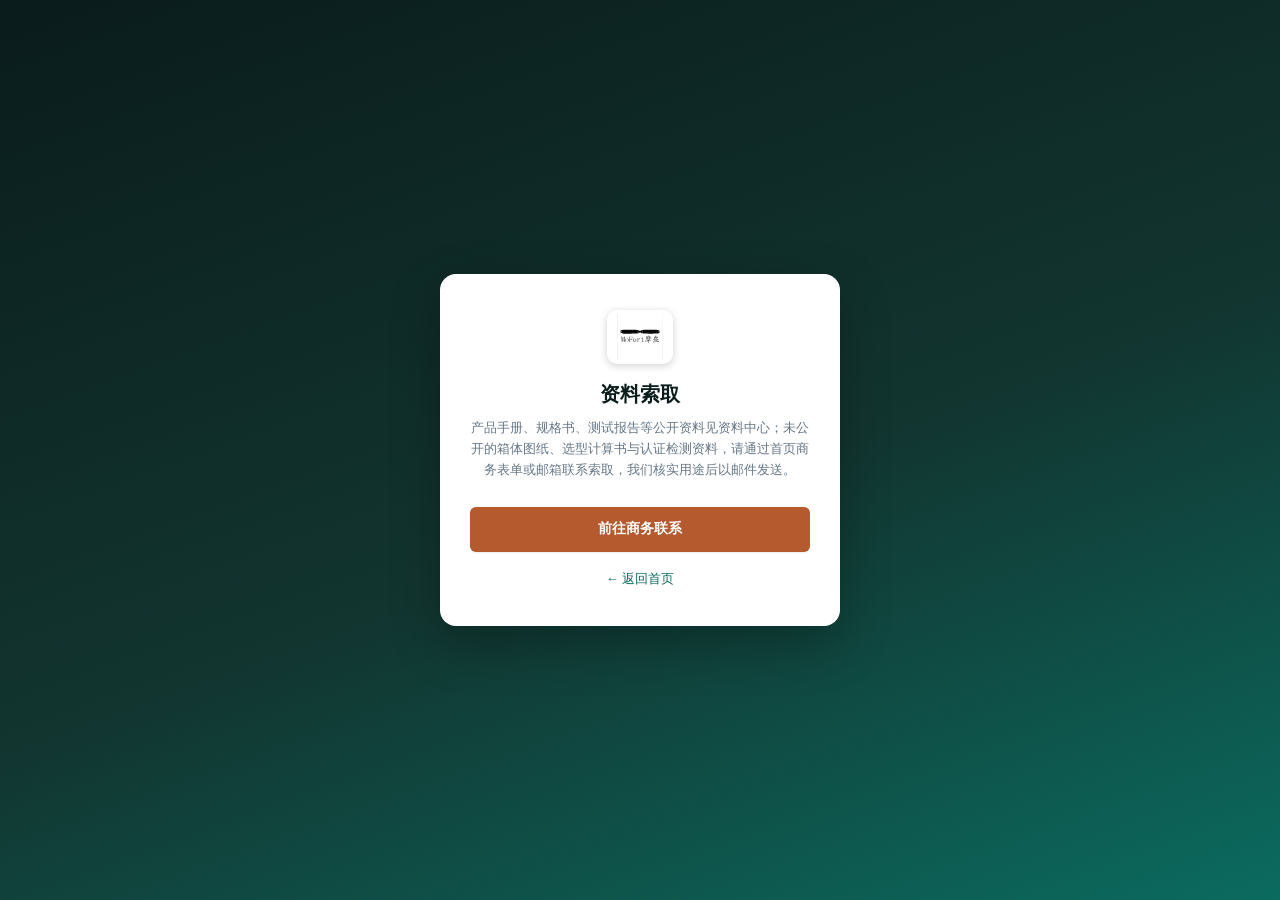
<file: login.html>
<!doctype html>
<html lang="zh-CN">
<head>
  <meta charset="utf-8">
  <meta name="viewport" content="width=device-width, initial-scale=1">
  <title>资料索取 - MoFort 摩垒</title>
  <link rel="stylesheet" href="assets/css/style.css">
  <style>
    .login-wrap { min-height: 100vh; display: flex; align-items: center; justify-content: center; padding: 24px; background: linear-gradient(160deg, #0a1c1b 0%, #123530 55%, #0b6b5f 100%); }
    .login-card { width: 100%; max-width: 400px; background: #fff; border-radius: 16px; padding: 36px 30px; box-shadow: 0 18px 50px rgba(0,0,0,.28); text-align: center; }
    .login-card .brand-logo { margin: 0 auto 14px; height: 54px; }
    .login-card h1 { font-size: 20px; margin: 0 0 6px; color: #0a1c1b; }
    .login-card p { font-size: 13px; color: #678; margin: 0 0 22px; }
    .login-card .btn { width: 100%; margin-top: 4px; }
    .login-back { display: inline-block; margin-top: 16px; font-size: 13px; color: #0b6b5f; }
  </style>
</head>
<body>
  <div class="login-wrap">
    <div class="login-card">
      <img class="brand-logo" src="assets/images/logo-mofort.svg" alt="MoFort 摩垒 Logo">
      <h1>资料索取</h1>
      <p>产品手册、规格书、测试报告等公开资料见资料中心；未公开的箱体图纸、选型计算书与认证检测资料，请通过首页商务表单或邮箱联系索取，我们核实用途后以邮件发送。</p>
      <a class="btn btn--primary" href="index.html#contact">前往商务联系</a>
      <a class="login-back" href="index.html">← 返回首页</a>
    </div>
  </div>
</body>
</html>
</file>
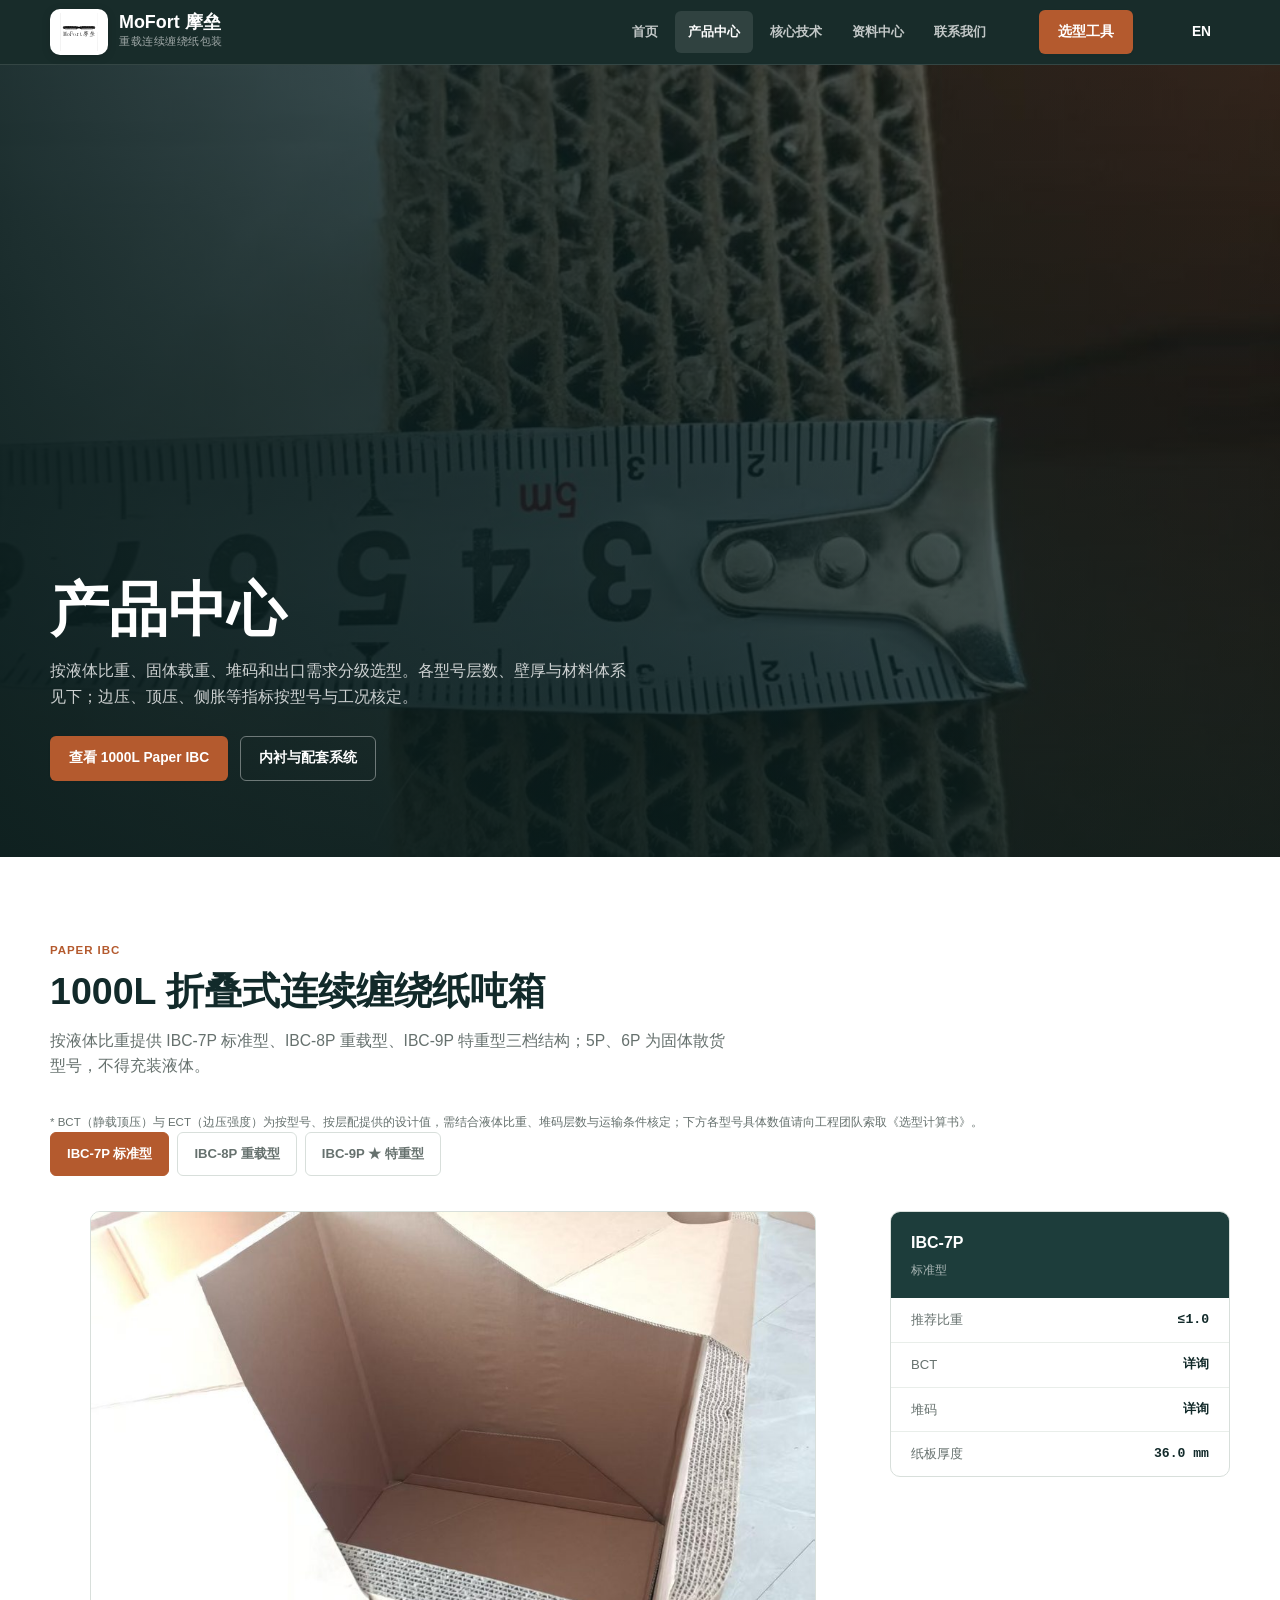
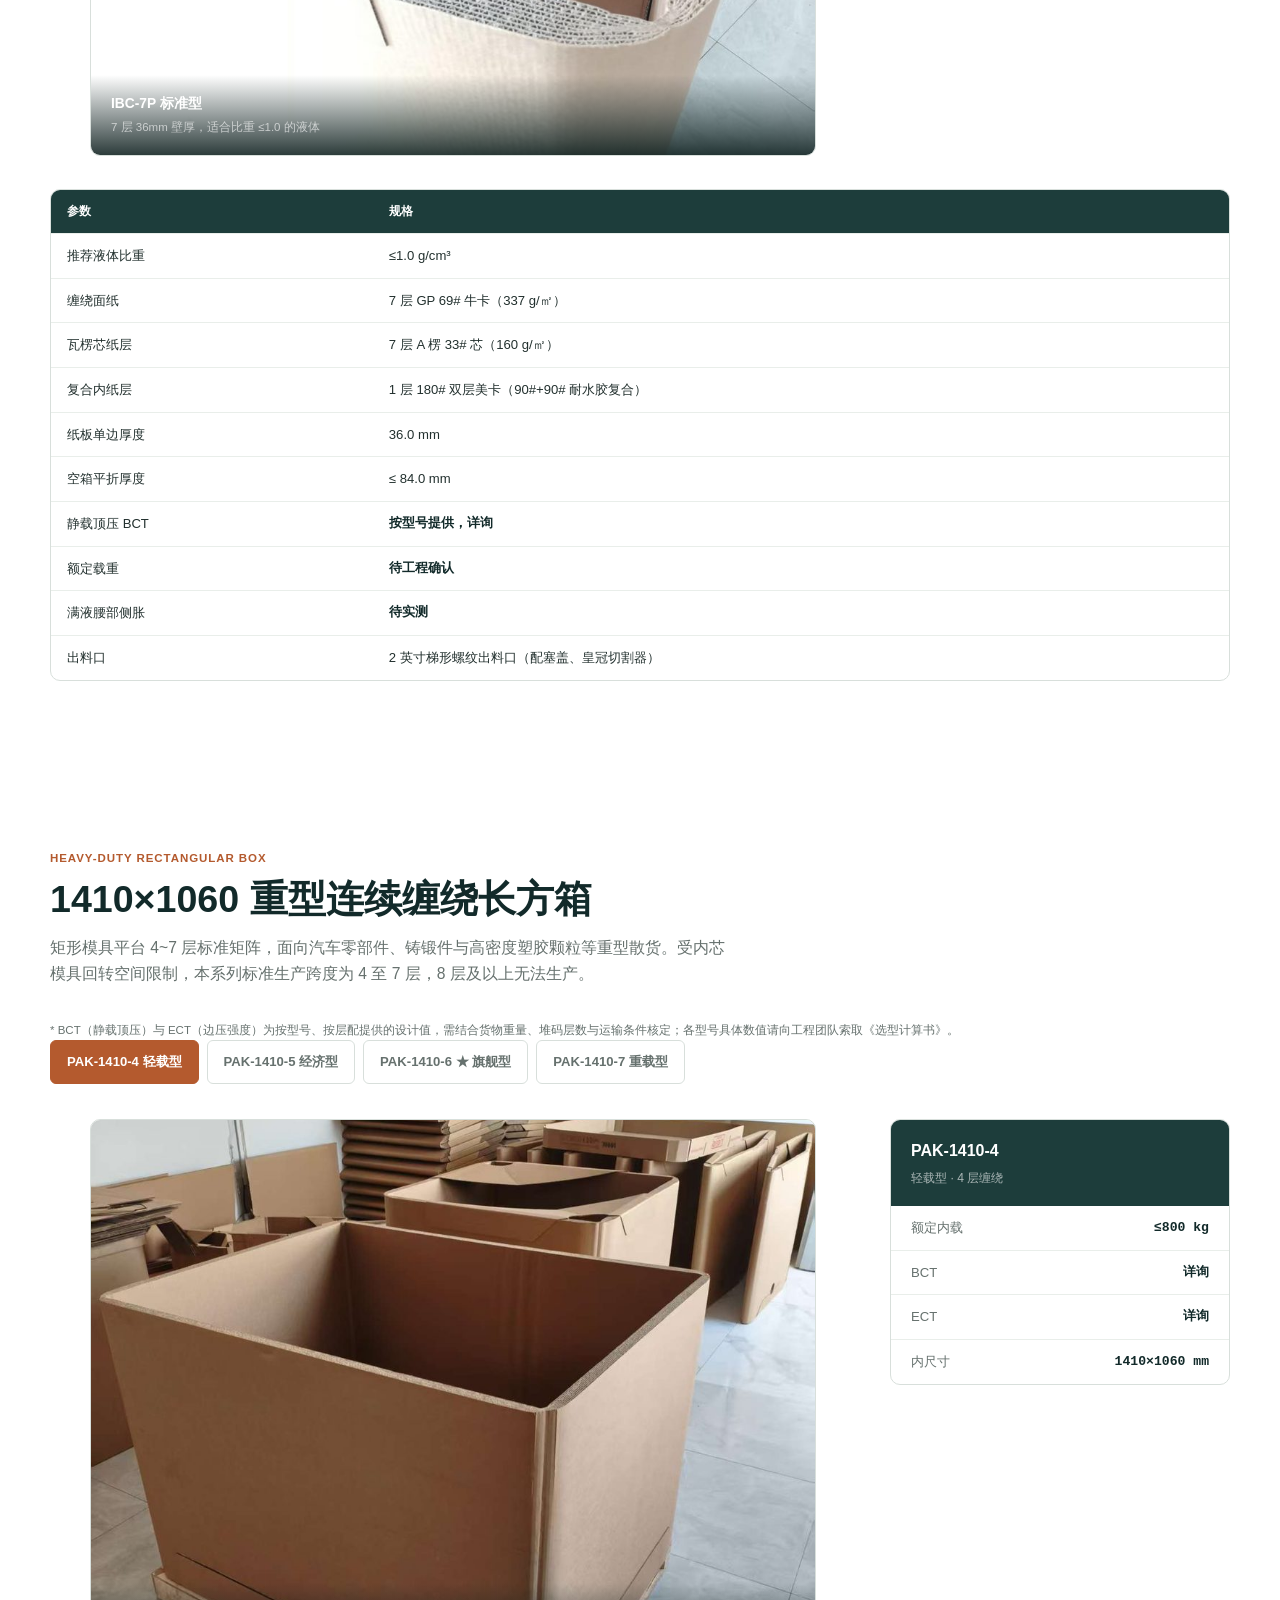
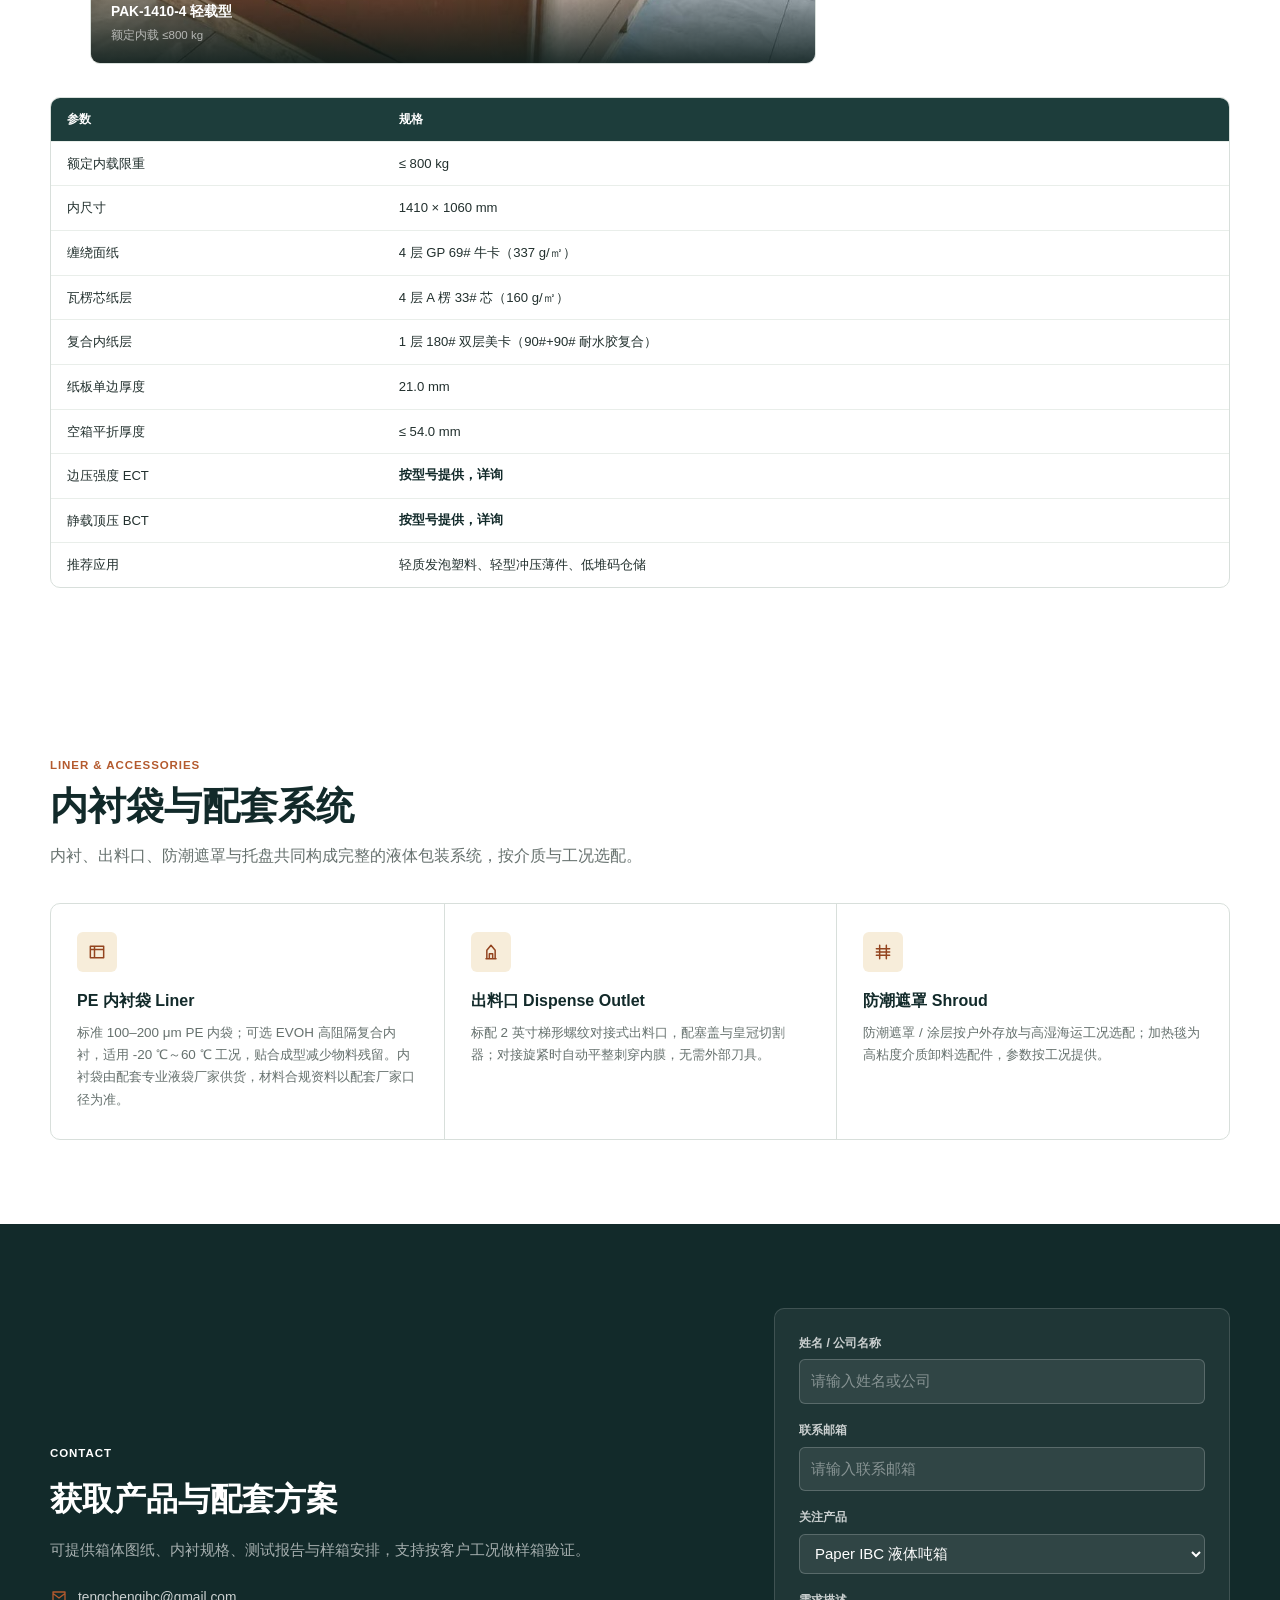
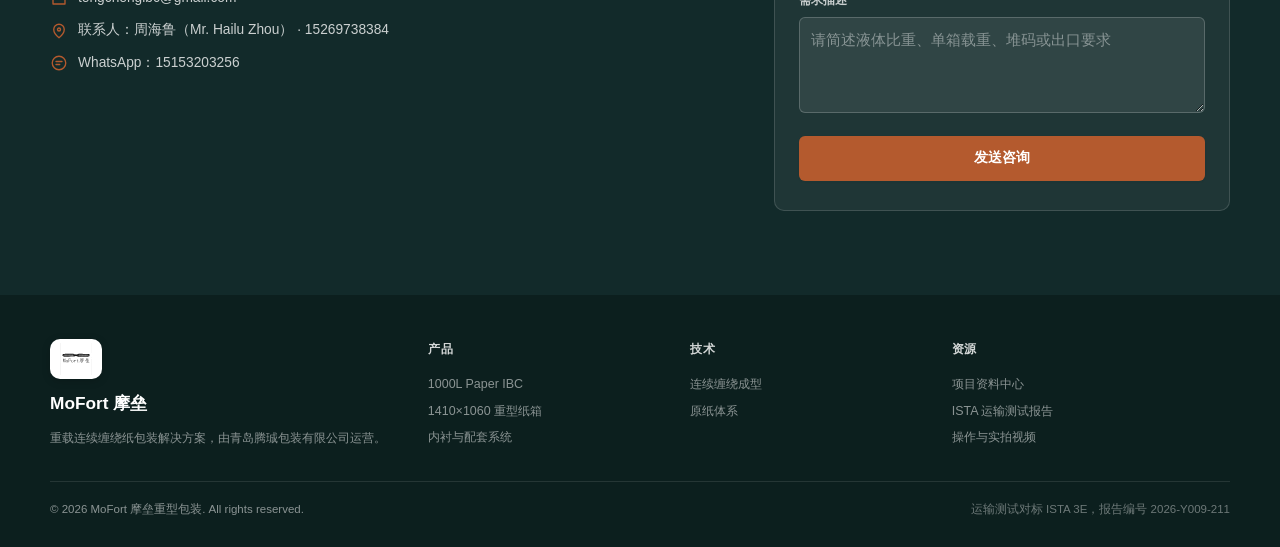
<file: products.html>
<!doctype html>
<html lang="zh-CN">
<head>
  <meta charset="utf-8">
  <meta name="viewport" content="width=device-width, initial-scale=1">
  <title>产品中心 - MoFort 摩垒 | Paper IBC 与重型纸箱</title>
  <meta name="description" content="MoFort 摩垒产品中心：1000L 纸吨箱、1410x1060 重型纸箱、PE/EVOH 内衬袋、防潮遮罩与配套件。">
  <link rel="stylesheet" href="assets/css/style.css">
</head>
<body>
  <header class="site-header">
    <div class="container">
      <a class="brand" href="index.html" aria-label="MoFort 摩垒首页">
        <img class="brand-logo" src="assets/images/logo-mofort.svg" alt="MoFort 摩垒 Logo">
        <span>
          <span class="brand-name">MoFort 摩垒</span>
          <span class="brand-sub">重载连续缠绕纸包装</span>
        </span>
      </a>
      <nav class="main-nav" aria-label="主导航">
        <a href="index.html">首页</a>
        <a href="products.html" aria-current="page">产品中心</a>
        <a href="technology.html">核心技术</a>
        <a href="resources.html">资料中心</a>
        <a href="#contact">联系我们</a>
      </nav>
      <a class="btn btn--primary nav-cta" href="index.html#selector">选型工具</a>
      <a class="btn btn--ghost nav-cta" href="en/index.html" style="text-decoration:none">EN</a>
      <button class="icon-btn menu-toggle" type="button" data-menu-toggle aria-expanded="false" aria-label="打开导航">
        <svg viewBox="0 0 24 24" fill="none" stroke="currentColor" stroke-width="2" stroke-linecap="round"><path d="M4 7h16M4 12h16M4 17h16"/></svg>
      </button>
    </div>
    <nav class="mobile-nav" data-mobile-nav aria-label="移动导航">
      <a href="index.html">首页</a>
      <a href="products.html">产品中心</a>
        <a href="cases.html">应用案例</a>
      <a href="technology.html">核心技术</a>
      <a href="resources.html">资料中心</a>
      <a href="#contact">联系我们</a>
      <a class="btn btn--primary" href="index.html#selector">选型工具</a>
    </nav>
  </header>

  <main>
    <section class="hero hero--products">
      <div class="hero-inner">
        <h1>产品中心</h1>
        <p>按液体比重、固体载重、堆码和出口需求分级选型。各型号层数、壁厚与材料体系见下；边压、顶压、侧胀等指标按型号与工况核定。</p>
        <div class="hero-actions">
          <a class="btn btn--primary" href="#ibc">查看 1000L Paper IBC</a>
          <a class="btn btn--ghost-light" href="#accessories">内衬与配套系统</a>
        </div>
      </div>
    </section>

    <section class="section" id="ibc">
      <div class="container">
        <span class="eyebrow">Paper IBC</span>
        <h2 class="section-title">1000L 折叠式连续缠绕纸吨箱</h2>
        <p class="section-lead">按液体比重提供 IBC-7P 标准型、IBC-8P 重载型、IBC-9P 特重型三档结构；5P、6P 为固体散货型号，不得充装液体。</p>
        <p class="field-hint" style="margin:6px 0 0">* BCT（静载顶压）与 ECT（边压强度）为按型号、按层配提供的设计值，需结合液体比重、堆码层数与运输条件核定；下方各型号具体数值请向工程团队索取《选型计算书》。</p>

        <div class="product-tabs" data-tabs role="tablist" aria-label="Paper IBC 型号">
          <button class="product-tab" type="button" data-tab data-tab-group="ibc-7p" aria-selected="true">IBC-7P 标准型</button>
          <button class="product-tab" type="button" data-tab data-tab-group="ibc-8p" aria-selected="false">IBC-8P 重载型</button>
          <button class="product-tab" type="button" data-tab data-tab-group="ibc-9p" aria-selected="false">IBC-9P ★ 特重型</button>
        </div>

        <div class="product-panel" data-panel="ibc-7p" data-active="true">
          <div class="product-layout">
            <figure class="product-visual">
              <img src="assets/images/prod-ibc-7s.jpg" alt="IBC-7P 纸吨箱箱体结构">
              <figcaption class="product-visual-caption">IBC-7P 标准型<small>7 层 36mm 壁厚，适合比重 ≤1.0 的液体</small></figcaption>
            </figure>
            <dl class="product-summary">
              <div class="product-summary-header"><h3>IBC-7P</h3><p>标准型</p></div>
              <div class="product-summary-row"><dt>推荐比重</dt><dd>≤1.0</dd></div>
              <div class="product-summary-row"><dt>BCT</dt><dd>详询</dd></div>
              <div class="product-summary-row"><dt>堆码</dt><dd>详询</dd></div>
              <div class="product-summary-row"><dt>纸板厚度</dt><dd>36.0 mm</dd></div>
            </dl>
          </div>
          <div class="data-table-wrap" style="margin-top:18px">
            <table class="data-table">
              <thead><tr><th>参数</th><th>规格</th></tr></thead>
              <tbody>
                <tr><td>推荐液体比重</td><td>≤1.0 g/cm³</td></tr>
                <tr><td>缠绕面纸</td><td>7 层 GP 69# 牛卡（337 g/㎡）</td></tr>
                <tr><td>瓦楞芯纸层</td><td>7 层 A 楞 33# 芯（160 g/㎡）</td></tr>
                <tr><td>复合内纸层</td><td>1 层 180# 双层美卡（90#+90# 耐水胶复合）</td></tr>
                <tr><td>纸板单边厚度</td><td>36.0 mm</td></tr>
                <tr><td>空箱平折厚度</td><td>≤ 84.0 mm</td></tr>
                <tr><td>静载顶压 BCT</td><td class="num">按型号提供，详询</td></tr>
                <tr><td>额定载重</td><td class="num">待工程确认</td></tr>
                <tr><td>满液腰部侧胀</td><td class="num">待实测</td></tr>
                <tr><td>出料口</td><td>2 英寸梯形螺纹出料口（配塞盖、皇冠切割器）</td></tr>
              </tbody>
            </table>
          </div>
        </div>
        <div class="product-panel" data-panel="ibc-8p" data-active="false">
          <div class="product-layout">
            <figure class="product-visual">
              <img src="assets/images/prod-ibc-6s.jpg" alt="IBC-8P 纸吨箱箱体结构">
              <figcaption class="product-visual-caption">IBC-8P 重载型<small>8 层 41mm 壁厚，适合比重 1.0–1.2 的液体</small></figcaption>
            </figure>
            <dl class="product-summary">
              <div class="product-summary-header"><h3>IBC-8P</h3><p>重载型</p></div>
              <div class="product-summary-row"><dt>推荐比重</dt><dd>1.0–1.2</dd></div>
              <div class="product-summary-row"><dt>BCT</dt><dd>详询</dd></div>
              <div class="product-summary-row"><dt>堆码</dt><dd>详询</dd></div>
              <div class="product-summary-row"><dt>纸板厚度</dt><dd>41.0 mm</dd></div>
            </dl>
          </div>
          <div class="data-table-wrap" style="margin-top:18px">
            <table class="data-table">
              <thead><tr><th>参数</th><th>规格</th></tr></thead>
              <tbody>
                <tr><td>推荐液体比重</td><td>1.0–1.2 g/cm³</td></tr>
                <tr><td>缠绕面纸</td><td>8 层 GP 69# 牛卡（337 g/㎡）</td></tr>
                <tr><td>瓦楞芯纸层</td><td>8 层 A 楞 33# 芯（160 g/㎡）</td></tr>
                <tr><td>复合内纸层</td><td>1 层 180# 双层美卡（90#+90# 耐水胶复合）</td></tr>
                <tr><td>纸板单边厚度</td><td>41.0 mm</td></tr>
                <tr><td>空箱平折厚度</td><td>≤ 94.0 mm</td></tr>
                <tr><td>静载顶压 BCT</td><td class="num">按型号提供，详询</td></tr>
                <tr><td>额定载重</td><td class="num">待工程确认</td></tr>
                <tr><td>满液腰部侧胀</td><td class="num">待实测</td></tr>
                <tr><td>出料口</td><td>2 英寸梯形螺纹出料口（配塞盖、皇冠切割器）</td></tr>
              </tbody>
            </table>
          </div>
        </div>
        <div class="product-panel" data-panel="ibc-9p" data-active="false">
          <div class="product-layout">
            <figure class="product-visual">
              <img src="assets/images/prod-ibc-8max.jpg" alt="IBC-9P 纸吨箱平折结构">
              <figcaption class="product-visual-caption">IBC-9P 特重型<small>9 层 46mm 壁厚，适合比重 1.2–1.4 的液体</small></figcaption>
            </figure>
            <dl class="product-summary">
              <div class="product-summary-header"><h3>IBC-9P</h3><p>特重型</p></div>
              <div class="product-summary-row"><dt>推荐比重</dt><dd>1.2–1.4</dd></div>
              <div class="product-summary-row"><dt>BCT</dt><dd>详询</dd></div>
              <div class="product-summary-row"><dt>堆码</dt><dd>详询</dd></div>
              <div class="product-summary-row"><dt>纸板厚度</dt><dd>46.0 mm</dd></div>
            </dl>
          </div>
          <div class="data-table-wrap" style="margin-top:18px">
            <table class="data-table">
              <thead><tr><th>参数</th><th>规格</th></tr></thead>
              <tbody>
                <tr><td>推荐液体比重</td><td>1.2–1.4 g/cm³</td></tr>
                <tr><td>缠绕面纸</td><td>9 层 GP 69# 牛卡（337 g/㎡）</td></tr>
                <tr><td>瓦楞芯纸层</td><td>9 层 A 楞 33# 芯（160 g/㎡）</td></tr>
                <tr><td>复合内纸层</td><td>1 层 180# 双层美卡（90#+90# 耐水胶复合）</td></tr>
                <tr><td>纸板单边厚度</td><td>46.0 mm</td></tr>
                <tr><td>空箱平折厚度</td><td>≤ 104.0 mm</td></tr>
                <tr><td>静载顶压 BCT</td><td class="num">按型号提供，详询</td></tr>
                <tr><td>额定载重</td><td class="num">待工程确认</td></tr>
                <tr><td>满液腰部侧胀</td><td class="num">待实测</td></tr>
                <tr><td>出料口</td><td>2 英寸梯形螺纹出料口（配塞盖、皇冠切割器）</td></tr>
              </tbody>
            </table>
          </div>
        </div>
      </div>
    </section>

    <section class="section" id="box1410">
      <div class="container">
        <span class="eyebrow">Heavy-Duty Rectangular Box</span>
        <h2 class="section-title">1410×1060 重型连续缠绕长方箱</h2>
        <p class="section-lead">矩形模具平台 4~7 层标准矩阵，面向汽车零部件、铸锻件与高密度塑胶颗粒等重型散货。受内芯模具回转空间限制，本系列标准生产跨度为 4 至 7 层，8 层及以上无法生产。</p>
        <p class="field-hint" style="margin:6px 0 0">* BCT（静载顶压）与 ECT（边压强度）为按型号、按层配提供的设计值，需结合货物重量、堆码层数与运输条件核定；各型号具体数值请向工程团队索取《选型计算书》。</p>

        <div class="product-tabs" data-tabs role="tablist" aria-label="PAK-1410 型号">
          <button class="product-tab" type="button" data-tab data-tab-group="pak-1410-4" aria-selected="true">PAK-1410-4 轻载型</button>
          <button class="product-tab" type="button" data-tab data-tab-group="pak-1410-5" aria-selected="false">PAK-1410-5 经济型</button>
          <button class="product-tab" type="button" data-tab data-tab-group="pak-1410-6" aria-selected="false">PAK-1410-6 ★ 旗舰型</button>
          <button class="product-tab" type="button" data-tab data-tab-group="pak-1410-7" aria-selected="false">PAK-1410-7 重载型</button>
        </div>

        <div class="product-panel" data-panel="pak-1410-4" data-active="true">
          <div class="product-layout">
            <figure class="product-visual">
              <img src="assets/images/prod-box-1410-a.jpg" alt="PAK-1410 系列重型连续缠绕纸箱">
              <figcaption class="product-visual-caption">PAK-1410-4 轻载型<small>额定内载 ≤800 kg</small></figcaption>
            </figure>
            <dl class="product-summary">
              <div class="product-summary-header"><h3>PAK-1410-4</h3><p>轻载型 · 4 层缠绕</p></div>
              <div class="product-summary-row"><dt>额定内载</dt><dd>≤800 kg</dd></div>
              <div class="product-summary-row"><dt>BCT</dt><dd>详询</dd></div>
              <div class="product-summary-row"><dt>ECT</dt><dd>详询</dd></div>
              <div class="product-summary-row"><dt>内尺寸</dt><dd>1410×1060 mm</dd></div>
            </dl>
          </div>
          <div class="data-table-wrap" style="margin-top:18px">
            <table class="data-table">
              <thead><tr><th>参数</th><th>规格</th></tr></thead>
              <tbody>
                <tr><td>额定内载限重</td><td>≤ 800 kg</td></tr>
                <tr><td>内尺寸</td><td>1410 × 1060 mm</td></tr>
                <tr><td>缠绕面纸</td><td>4 层 GP 69# 牛卡（337 g/㎡）</td></tr>
                <tr><td>瓦楞芯纸层</td><td>4 层 A 楞 33# 芯（160 g/㎡）</td></tr>
                <tr><td>复合内纸层</td><td>1 层 180# 双层美卡（90#+90# 耐水胶复合）</td></tr>
                <tr><td>纸板单边厚度</td><td>21.0 mm</td></tr>
                <tr><td>空箱平折厚度</td><td>≤ 54.0 mm</td></tr>
                <tr><td>边压强度 ECT</td><td class="num">按型号提供，详询</td></tr>
                <tr><td>静载顶压 BCT</td><td class="num">按型号提供，详询</td></tr>
                <tr><td>推荐应用</td><td>轻质发泡塑料、轻型冲压薄件、低堆码仓储</td></tr>
              </tbody>
            </table>
          </div>
        </div>

        <div class="product-panel" data-panel="pak-1410-5" data-active="false">
          <div class="product-layout">
            <figure class="product-visual">
              <img src="assets/images/prod-box-1410-b.jpg" alt="PAK-1410 系列重型连续缠绕纸箱">
              <figcaption class="product-visual-caption">PAK-1410-5 经济通用型<small>额定内载 ≤1,200 kg</small></figcaption>
            </figure>
            <dl class="product-summary">
              <div class="product-summary-header"><h3>PAK-1410-5</h3><p>经济通用型 · 5 层缠绕</p></div>
              <div class="product-summary-row"><dt>额定内载</dt><dd>≤1,200 kg</dd></div>
              <div class="product-summary-row"><dt>BCT</dt><dd>详询</dd></div>
              <div class="product-summary-row"><dt>ECT</dt><dd>详询</dd></div>
              <div class="product-summary-row"><dt>内尺寸</dt><dd>1410×1060 mm</dd></div>
            </dl>
          </div>
          <div class="data-table-wrap" style="margin-top:18px">
            <table class="data-table">
              <thead><tr><th>参数</th><th>规格</th></tr></thead>
              <tbody>
                <tr><td>额定内载限重</td><td>≤ 1,200 kg</td></tr>
                <tr><td>内尺寸</td><td>1410 × 1060 mm</td></tr>
                <tr><td>缠绕面纸</td><td>5 层 GP 69# 牛卡（337 g/㎡）</td></tr>
                <tr><td>瓦楞芯纸层</td><td>5 层 A 楞 33# 芯（160 g/㎡）</td></tr>
                <tr><td>复合内纸层</td><td>1 层 180# 双层美卡（90#+90# 耐水胶复合）</td></tr>
                <tr><td>纸板单边厚度</td><td>26.0 mm</td></tr>
                <tr><td>空箱平折厚度</td><td>≤ 64.0 mm</td></tr>
                <tr><td>边压强度 ECT</td><td class="num">按型号提供，详询</td></tr>
                <tr><td>静载顶压 BCT</td><td class="num">按型号提供，详询</td></tr>
                <tr><td>推荐应用</td><td>塑料颗粒、化工树脂粉体、常规散货陆运</td></tr>
              </tbody>
            </table>
          </div>
        </div>

        <div class="product-panel" data-panel="pak-1410-6" data-active="false">
          <div class="product-layout">
            <figure class="product-visual">
              <img src="assets/images/prod-box-1410-c.jpg" alt="PAK-1410 系列重型连续缠绕纸箱">
              <figcaption class="product-visual-caption">★ PAK-1410-6 旗舰主力型<small>额定内载 ≤1,500 kg</small></figcaption>
            </figure>
            <dl class="product-summary">
              <div class="product-summary-header"><h3>PAK-1410-6 ★</h3><p>旗舰主力型 · 6 层缠绕</p></div>
              <div class="product-summary-row"><dt>额定内载</dt><dd>≤1,500 kg</dd></div>
              <div class="product-summary-row"><dt>BCT</dt><dd>详询</dd></div>
              <div class="product-summary-row"><dt>ECT</dt><dd>详询</dd></div>
              <div class="product-summary-row"><dt>内尺寸</dt><dd>1410×1060 mm</dd></div>
            </dl>
          </div>
          <div class="data-table-wrap" style="margin-top:18px">
            <table class="data-table">
              <thead><tr><th>参数</th><th>规格</th></tr></thead>
              <tbody>
                <tr><td>额定内载限重</td><td>≤ 1,500 kg</td></tr>
                <tr><td>内尺寸</td><td>1410 × 1060 mm</td></tr>
                <tr><td>缠绕面纸</td><td>6 层 GP 69# 牛卡（337 g/㎡）</td></tr>
                <tr><td>瓦楞芯纸层</td><td>6 层 A 楞 33# 芯（160 g/㎡）</td></tr>
                <tr><td>复合内纸层</td><td>1 层 180# 双层美卡（90#+90# 耐水胶复合）</td></tr>
                <tr><td>纸板单边厚度</td><td>31.0 mm</td></tr>
                <tr><td>空箱平折厚度</td><td>≤ 74.0 mm</td></tr>
                <tr><td>边压强度 ECT</td><td class="num">按型号提供，详询</td></tr>
                <tr><td>静载顶压 BCT</td><td class="num">按型号提供，详询</td></tr>
                <tr><td>推荐应用</td><td>五金铸件、汽车零部件海运出口</td></tr>
              </tbody>
            </table>
          </div>
        </div>

        <div class="product-panel" data-panel="pak-1410-7" data-active="false">
          <div class="product-layout">
            <figure class="product-visual">
              <img src="assets/images/prod-box-1410-c.jpg" alt="PAK-1410 系列重型连续缠绕纸箱">
              <figcaption class="product-visual-caption">PAK-1410-7 重载型<small>额定内载 ≤2,000 kg</small></figcaption>
            </figure>
            <dl class="product-summary">
              <div class="product-summary-header"><h3>PAK-1410-7</h3><p>重载型 · 7 层缠绕</p></div>
              <div class="product-summary-row"><dt>额定内载</dt><dd>≤2,000 kg</dd></div>
              <div class="product-summary-row"><dt>BCT</dt><dd>详询</dd></div>
              <div class="product-summary-row"><dt>ECT</dt><dd>详询</dd></div>
              <div class="product-summary-row"><dt>内尺寸</dt><dd>1410×1060 mm</dd></div>
            </dl>
          </div>
          <div class="data-table-wrap" style="margin-top:18px">
            <table class="data-table">
              <thead><tr><th>参数</th><th>规格</th></tr></thead>
              <tbody>
                <tr><td>额定内载限重</td><td>≤ 2,000 kg</td></tr>
                <tr><td>内尺寸</td><td>1410 × 1060 mm</td></tr>
                <tr><td>缠绕面纸</td><td>7 层 GP 69# 牛卡（337 g/㎡）</td></tr>
                <tr><td>瓦楞芯纸层</td><td>7 层 A 楞 33# 芯（160 g/㎡）</td></tr>
                <tr><td>复合内纸层</td><td>1 层 180# 双层美卡（90#+90# 耐水胶复合）</td></tr>
                <tr><td>纸板单边厚度</td><td>36.0 mm</td></tr>
                <tr><td>空箱平折厚度</td><td>≤ 84.0 mm</td></tr>
                <tr><td>边压强度 ECT</td><td class="num">按型号提供，详询</td></tr>
                <tr><td>静载顶压 BCT</td><td class="num">按型号提供，详询</td></tr>
                <tr><td>推荐应用</td><td>特重铸锻件、高密度金属散货、严苛多层高湿堆码</td></tr>
              </tbody>
            </table>
          </div>
        </div>
      </div>
    </section>

    <section class="section" id="accessories">
      <div class="container">
        <span class="eyebrow">Liner & Accessories</span>
        <h2 class="section-title">内衬袋与配套系统</h2>
        <p class="section-lead">内衬、出料口、防潮遮罩与托盘共同构成完整的液体包装系统，按介质与工况选配。</p>
        <div class="feature-rail reveal">
          <div class="feature">
            <span class="feature-icon">
              <svg viewBox="0 0 24 24" fill="none" stroke="currentColor" stroke-width="1.8" stroke-linecap="round" stroke-linejoin="round"><path d="M4 5h16v14H4zM4 9h16M9 5v14"/></svg>
            </span>
            <h3>PE 内衬袋 Liner</h3>
            <p>标准 100–200 μm PE 内袋；可选 EVOH 高阻隔复合内衬，适用 -20 ℃～60 ℃ 工况，贴合成型减少物料残留。内衬袋由配套专业液袋厂家供货，材料合规资料以配套厂家口径为准。</p>
          </div>
          <div class="feature">
            <span class="feature-icon">
              <svg viewBox="0 0 24 24" fill="none" stroke="currentColor" stroke-width="1.8" stroke-linecap="round" stroke-linejoin="round"><path d="M6 20h12M7 20V10l5-6 5 6v10M10 20v-6h4v6"/></svg>
            </span>
            <h3>出料口 Dispense Outlet</h3>
            <p>标配 2 英寸梯形螺纹对接式出料口，配塞盖与皇冠切割器；对接旋紧时自动平整刺穿内膜，无需外部刀具。</p>
          </div>
          <div class="feature">
            <span class="feature-icon">
              <svg viewBox="0 0 24 24" fill="none" stroke="currentColor" stroke-width="1.8" stroke-linecap="round" stroke-linejoin="round"><path d="M4 12h16M8 4v16M16 4v16M4 8h16M4 16h16"/></svg>
            </span>
            <h3>防潮遮罩 Shroud</h3>
            <p>防潮遮罩 / 涂层按户外存放与高湿海运工况选配；加热毯为高粘度介质卸料选配件，参数按工况提供。</p>
          </div>
        </div>
      </div>
    </section>

    <section class="section section--ink" id="contact">
      <div class="container">
        <div class="contact-grid">
          <div>
            <span class="eyebrow">Contact</span>
            <h2>获取产品与配套方案</h2>
            <p>可提供箱体图纸、内衬规格、测试报告与样箱安排，支持按客户工况做样箱验证。</p>
            <ul class="contact-list">
              <li>
                <svg viewBox="0 0 24 24" fill="none" stroke="currentColor" stroke-width="1.8" stroke-linecap="round" stroke-linejoin="round"><path d="M4 4h16v16H4zM4 6l8 6 8-6"/></svg>
                <a href="mailto:tengchengibc@gmail.com" style="color:inherit;text-decoration:none">tengchengibc@gmail.com</a>
              </li>
              <li>
                <svg viewBox="0 0 24 24" fill="none" stroke="currentColor" stroke-width="1.8" stroke-linecap="round" stroke-linejoin="round"><path d="M12 21s7-5.5 7-11a7 7 0 1 0-14 0c0 5.5 7 11 7 11zM10 10a2 2 0 1 1 4 0 2 2 0 0 1-4 0"/></svg>
                <span>联系人：周海鲁（Mr. Hailu Zhou） · 15269738384</span>
              </li>
              <li>
                <svg viewBox="0 0 24 24" fill="none" stroke="currentColor" stroke-width="1.8" stroke-linecap="round" stroke-linejoin="round"><path d="M8 10h8M8 14h5M21 12a9 9 0 1 1-18 0 9 9 0 0 1 18 0Z"/></svg>
                <span>WhatsApp：15153203256</span>
              </li>
            </ul>
          </div>
          <form class="contact-form" data-contact-form>
            <div class="field">
              <label for="contact-company">姓名 / 公司名称</label>
              <input id="contact-company" type="text" placeholder="请输入姓名或公司">
            </div>
            <div class="field">
              <label for="contact-email">联系邮箱</label>
              <input id="contact-email" type="email" placeholder="请输入联系邮箱">
            </div>
            <div class="field">
              <label for="contact-product">关注产品</label>
              <select id="contact-product">
                <option>Paper IBC 液体吨箱</option>
                <option>1410×1060 重型纸箱</option>
                <option>内衬与配套件</option>
                <option>全部产品</option>
              </select>
            </div>
            <div class="field">
              <label for="contact-message">需求描述</label>
              <textarea id="contact-message" placeholder="请简述液体比重、单箱载重、堆码或出口要求"></textarea>
            </div>
            <button class="btn btn--primary" type="submit" style="width:100%">发送咨询</button>
            <div class="field-hint" data-contact-status aria-live="polite"></div>
          </form>
        </div>
      </div>
    </section>
  </main>

  <footer class="site-footer">
    <div class="container">
      <div class="footer-grid">
        <div>
          <img class="brand-logo footer-logo" src="assets/images/logo-mofort.svg" alt="MoFort 摩垒 Logo">
          <div class="footer-brand">MoFort 摩垒</div>
          <p>重载连续缠绕纸包装解决方案，由青岛腾珹包装有限公司运营。</p>
        </div>
        <div>
          <h4>产品</h4>
          <a href="#ibc">1000L Paper IBC</a>
          <a href="#box1410">1410×1060 重型纸箱</a>
          <a href="#accessories">内衬与配套系统</a>
        </div>
        <div>
          <h4>技术</h4>
          <a href="technology.html#process">连续缠绕成型</a>
          <a href="technology.html#materials">原纸体系</a>
        </div>
        <div>
          <h4>资源</h4>
          <a href="resources.html">项目资料中心</a>
          <a href="resources.html?category=测试报告">ISTA 运输测试报告</a>
          <a href="resources.html?category=视频资料">操作与实拍视频</a>
        </div>
      </div>
      <div class="footer-bottom">
        <span>© <span data-year>2026</span> MoFort 摩垒重型包装. All rights reserved.</span>
        <span class="source-note">运输测试对标 ISTA 3E，报告编号 2026-Y009-211</span>
      </div>
    </div>
  </footer>
  <script src="assets/js/main.js"></script>
</body>
</html>
</file>
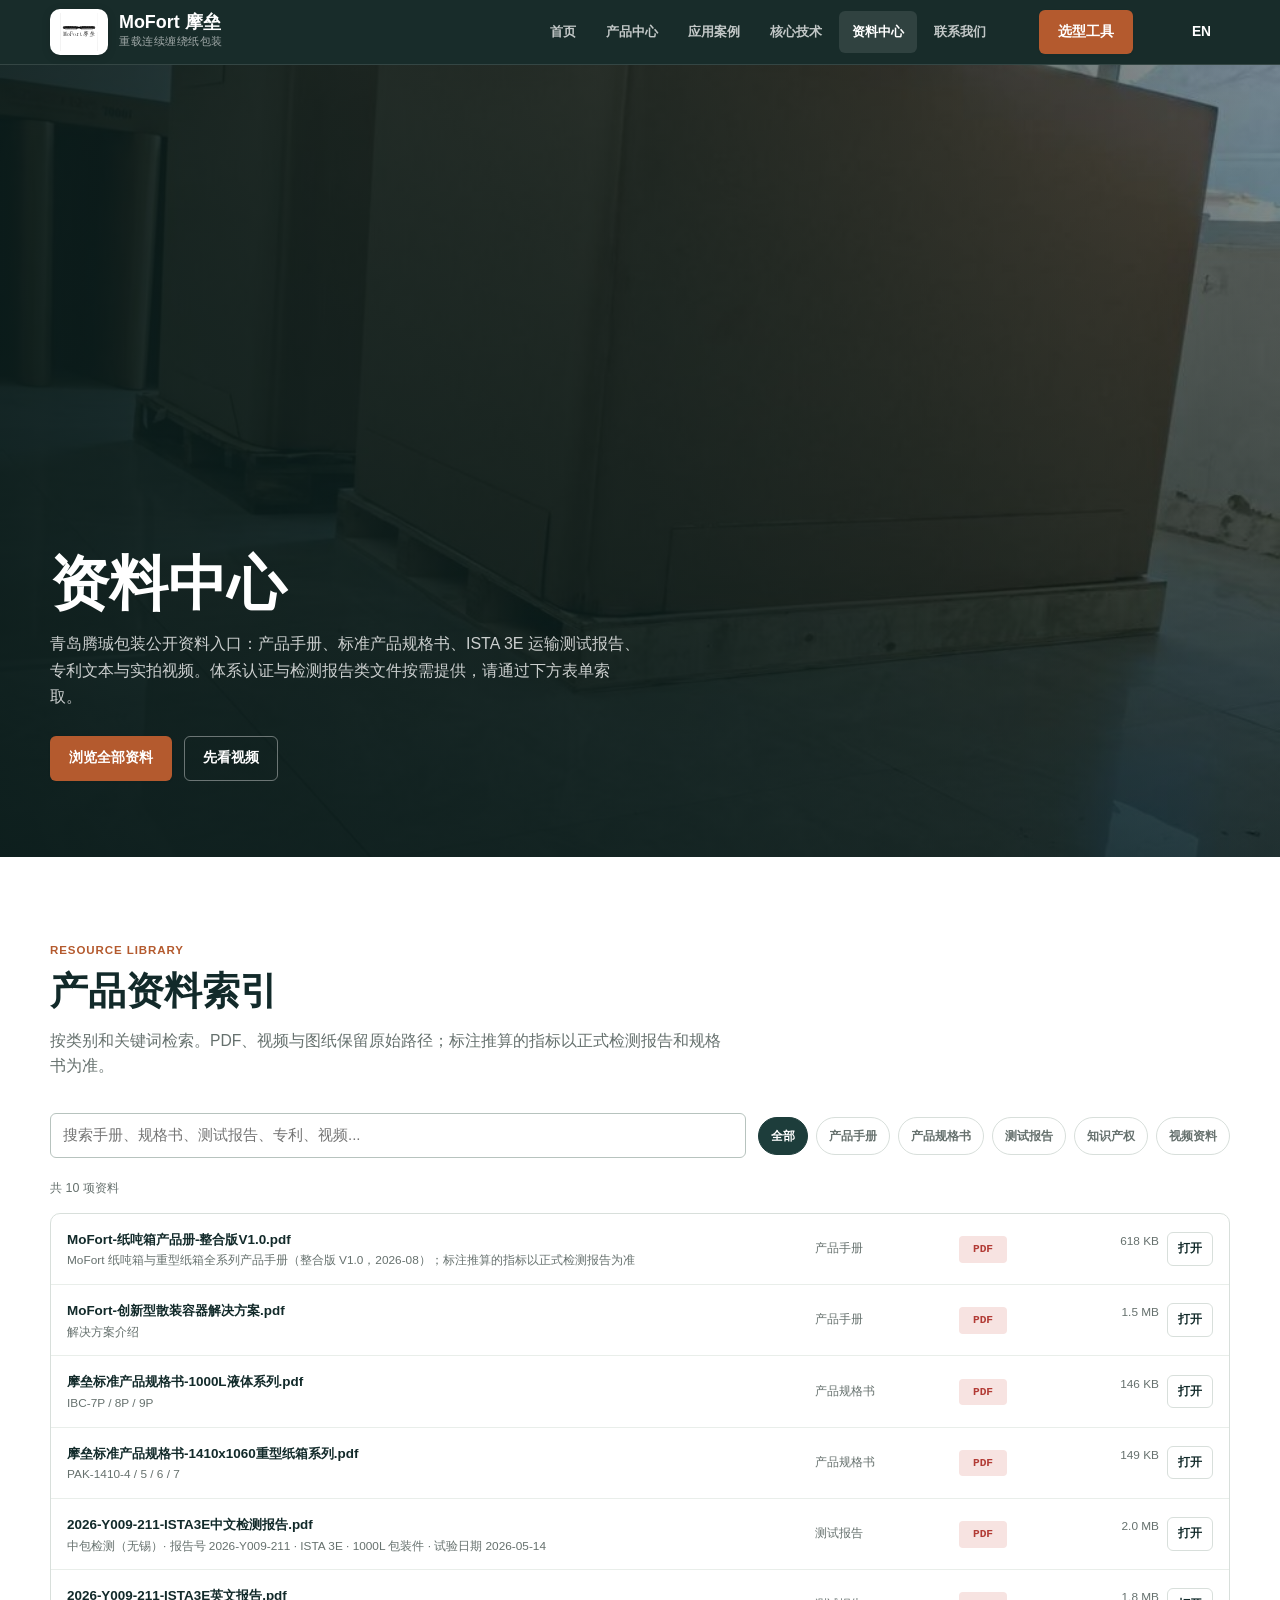
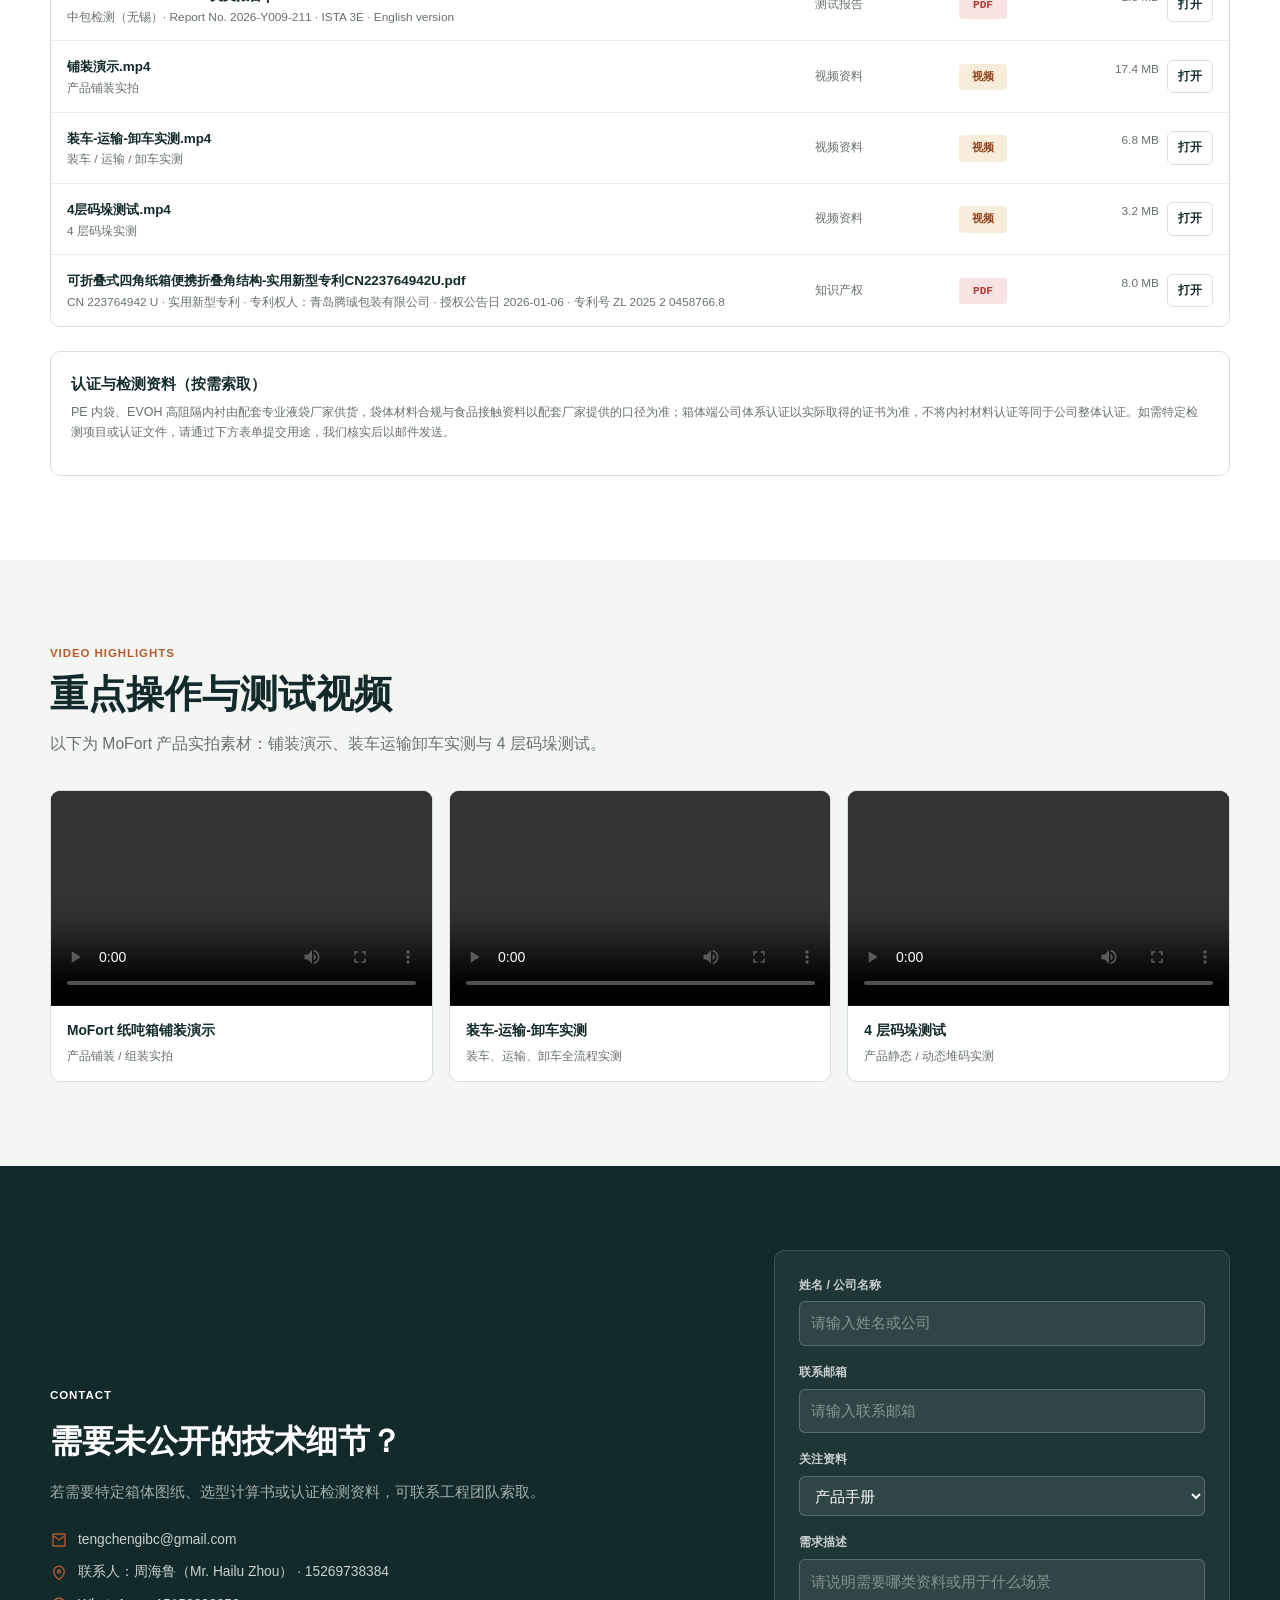
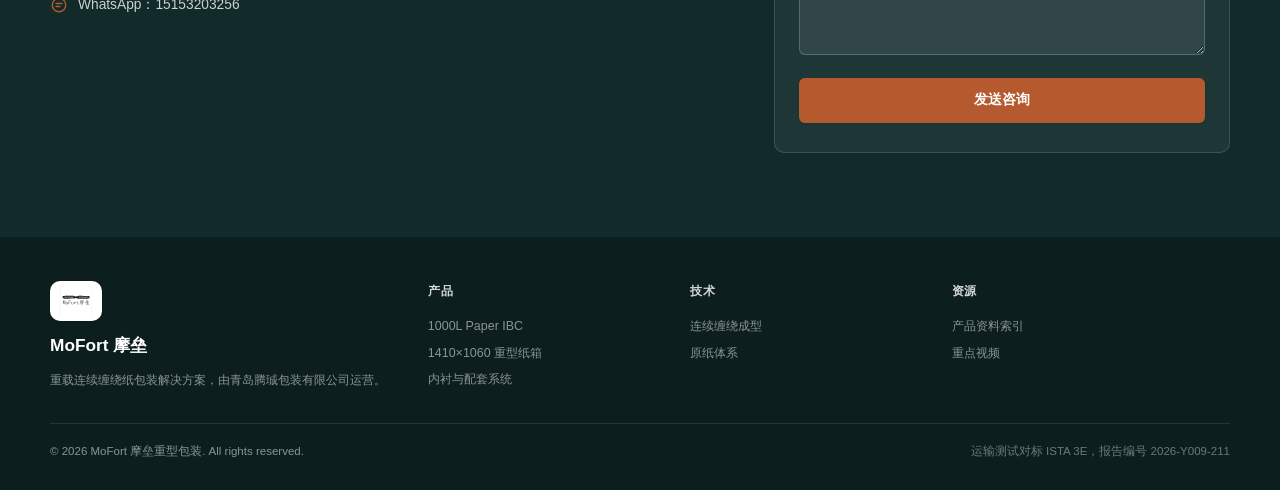
<file: resources.html>
<!doctype html>
<html lang="zh-CN">
<head>
  <meta charset="utf-8">
  <meta name="viewport" content="width=device-width, initial-scale=1">
  <title>资料中心 - MoFort 摩垒 | 产品资料与测试报告</title>
  <meta name="description" content="MoFort 摩垒资料中心：产品手册、标准产品规格书、ISTA 3E 运输测试报告、专利文本与产品实拍视频。">
  <link rel="stylesheet" href="assets/css/style.css">
</head>
<body>
  <header class="site-header">
    <div class="container">
      <a class="brand" href="index.html" aria-label="MoFort 摩垒首页">
        <img class="brand-logo" src="assets/images/logo-mofort.svg" alt="MoFort 摩垒 Logo">
        <span>
          <span class="brand-name">MoFort 摩垒</span>
          <span class="brand-sub">重载连续缠绕纸包装</span>
        </span>
      </a>
      <nav class="main-nav" aria-label="主导航">
        <a href="index.html">首页</a>
        <a href="products.html">产品中心</a>
        <a href="cases.html">应用案例</a>
        <a href="technology.html">核心技术</a>
        <a href="resources.html" aria-current="page">资料中心</a>
        <a href="#contact">联系我们</a>
      </nav>
      <a class="btn btn--primary nav-cta" href="index.html#selector">选型工具</a>
      <a class="btn btn--ghost nav-cta" href="en/index.html" style="text-decoration:none">EN</a>
      <button class="icon-btn menu-toggle" type="button" data-menu-toggle aria-expanded="false" aria-label="打开导航">
        <svg viewBox="0 0 24 24" fill="none" stroke="currentColor" stroke-width="2" stroke-linecap="round"><path d="M4 7h16M4 12h16M4 17h16"/></svg>
      </button>
    </div>
    <nav class="mobile-nav" data-mobile-nav aria-label="移动导航">
      <a href="index.html">首页</a>
      <a href="products.html">产品中心</a>
        <a href="cases.html">应用案例</a>
      <a href="technology.html">核心技术</a>
      <a href="resources.html">资料中心</a>
      <a href="#contact">联系我们</a>
      <a class="btn btn--primary" href="index.html#selector">选型工具</a>
    </nav>
  </header>

  <main data-resource-page>
    <section class="hero hero--resources">
      <div class="hero-inner">
        <h1>资料中心</h1>
        <p>青岛腾珹包装公开资料入口：产品手册、标准产品规格书、ISTA 3E 运输测试报告、专利文本与实拍视频。体系认证与检测报告类文件按需提供，请通过下方表单索取。</p>
        <div class="hero-actions">
          <a class="btn btn--primary" href="#library">浏览全部资料</a>
          <a class="btn btn--ghost-light" href="#videos">先看视频</a>
        </div>
      </div>
    </section>

    <section class="section" id="library">
      <div class="container">
        <span class="eyebrow">Resource Library</span>
        <h2 class="section-title">产品资料索引</h2>
        <p class="section-lead">按类别和关键词检索。PDF、视频与图纸保留原始路径；标注推算的指标以正式检测报告和规格书为准。</p>

        <div class="resource-toolbar">
          <input class="resource-search" type="search" placeholder="搜索手册、规格书、测试报告、专利、视频..." data-resource-search aria-label="搜索资料">
          <div class="filter-group" data-resource-filters role="group" aria-label="资料分类"></div>
        </div>
        <div class="resource-count" data-resource-count></div>
        <div class="resource-list" data-resource-list></div>

        <div class="source-card" style="margin-top:24px">
          <h3>认证与检测资料（按需索取）</h3>
          <p>PE 内袋、EVOH 高阻隔内衬由配套专业液袋厂家供货，袋体材料合规与食品接触资料以配套厂家提供的口径为准；箱体端公司体系认证以实际取得的证书为准，不将内衬材料认证等同于公司整体认证。如需特定检测项目或认证文件，请通过下方表单提交用途，我们核实后以邮件发送。</p>
        </div>
      </div>
    </section>

    <section class="section section--paper" id="videos">
      <div class="container">
        <span class="eyebrow">Video Highlights</span>
        <h2 class="section-title">重点操作与测试视频</h2>
        <p class="section-lead">以下为 MoFort 产品实拍素材：铺装演示、装车运输卸车实测与 4 层码垛测试。</p>
        <div class="video-grid reveal">
          <div class="video-card">
            <video controls preload="metadata" src="assets/videos/铺装演示.mp4"></video>
            <div class="video-card-body">
              <h3>MoFort 纸吨箱铺装演示</h3>
              <p>产品铺装 / 组装实拍</p>
            </div>
          </div>
          <div class="video-card">
            <video controls preload="metadata" src="assets/videos/装车-运输-卸车实测.mp4"></video>
            <div class="video-card-body">
              <h3>装车-运输-卸车实测</h3>
              <p>装车、运输、卸车全流程实测</p>
            </div>
          </div>
          <div class="video-card">
            <video controls preload="metadata" src="assets/videos/4层码垛测试.mp4"></video>
            <div class="video-card-body">
              <h3>4 层码垛测试</h3>
              <p>产品静态 / 动态堆码实测</p>
            </div>
          </div>
        </div>
      </div>
    </section>

    <section class="section section--ink" id="contact">
      <div class="container">
        <div class="contact-grid">
          <div>
            <span class="eyebrow">Contact</span>
            <h2>需要未公开的技术细节？</h2>
            <p>若需要特定箱体图纸、选型计算书或认证检测资料，可联系工程团队索取。</p>
            <ul class="contact-list">
              <li>
                <svg viewBox="0 0 24 24" fill="none" stroke="currentColor" stroke-width="1.8" stroke-linecap="round" stroke-linejoin="round"><path d="M4 4h16v16H4zM4 6l8 6 8-6"/></svg>
                <a href="mailto:tengchengibc@gmail.com" style="color:inherit;text-decoration:none">tengchengibc@gmail.com</a>
              </li>
              <li>
                <svg viewBox="0 0 24 24" fill="none" stroke="currentColor" stroke-width="1.8" stroke-linecap="round" stroke-linejoin="round"><path d="M12 21s7-5.5 7-11a7 7 0 1 0-14 0c0 5.5 7 11 7 11zM10 10a2 2 0 1 1 4 0 2 2 0 0 1-4 0"/></svg>
                <span>联系人：周海鲁（Mr. Hailu Zhou） · 15269738384</span>
              </li>
              <li>
                <svg viewBox="0 0 24 24" fill="none" stroke="currentColor" stroke-width="1.8" stroke-linecap="round" stroke-linejoin="round"><path d="M8 10h8M8 14h5M21 12a9 9 0 1 1-18 0 9 9 0 0 1 18 0Z"/></svg>
                <span>WhatsApp：15153203256</span>
              </li>
            </ul>
          </div>
          <form class="contact-form" data-contact-form>
            <div class="field">
              <label for="contact-company">姓名 / 公司名称</label>
              <input id="contact-company" type="text" placeholder="请输入姓名或公司">
            </div>
            <div class="field">
              <label for="contact-email">联系邮箱</label>
              <input id="contact-email" type="email" placeholder="请输入联系邮箱">
            </div>
            <div class="field">
              <label for="contact-product">关注资料</label>
              <select id="contact-product">
                <option>产品手册</option>
                <option>产品规格书</option>
                <option>运输测试报告</option>
                <option>箱体图纸 / 选型计算书</option>
                <option>认证与检测资料</option>
                <option>操作视频</option>
                <option>全部资料</option>
              </select>
            </div>
            <div class="field">
              <label for="contact-message">需求描述</label>
              <textarea id="contact-message" placeholder="请说明需要哪类资料或用于什么场景"></textarea>
            </div>
            <button class="btn btn--primary" type="submit" style="width:100%">发送咨询</button>
            <div class="field-hint" data-contact-status aria-live="polite"></div>
          </form>
        </div>
      </div>
    </section>
  </main>

  <footer class="site-footer">
    <div class="container">
      <div class="footer-grid">
        <div>
          <img class="brand-logo footer-logo" src="assets/images/logo-mofort.svg" alt="MoFort 摩垒 Logo">
          <div class="footer-brand">MoFort 摩垒</div>
          <p>重载连续缠绕纸包装解决方案，由青岛腾珹包装有限公司运营。</p>
        </div>
        <div>
          <h4>产品</h4>
          <a href="products.html#ibc">1000L Paper IBC</a>
          <a href="products.html#box1410">1410×1060 重型纸箱</a>
          <a href="products.html#accessories">内衬与配套系统</a>
        </div>
        <div>
          <h4>技术</h4>
          <a href="technology.html#process">连续缠绕成型</a>
          <a href="technology.html#materials">原纸体系</a>
        </div>
        <div>
          <h4>资源</h4>
          <a href="#library">产品资料索引</a>
          <a href="#videos">重点视频</a>
        </div>
      </div>
      <div class="footer-bottom">
        <span>© <span data-year>2026</span> MoFort 摩垒重型包装. All rights reserved.</span>
        <span class="source-note">运输测试对标 ISTA 3E，报告编号 2026-Y009-211</span>
      </div>
    </div>
  </footer>
  <script src="assets/js/resources-data.js"></script>
  <script src="assets/js/main.js"></script>
</body>
</html>
</file>
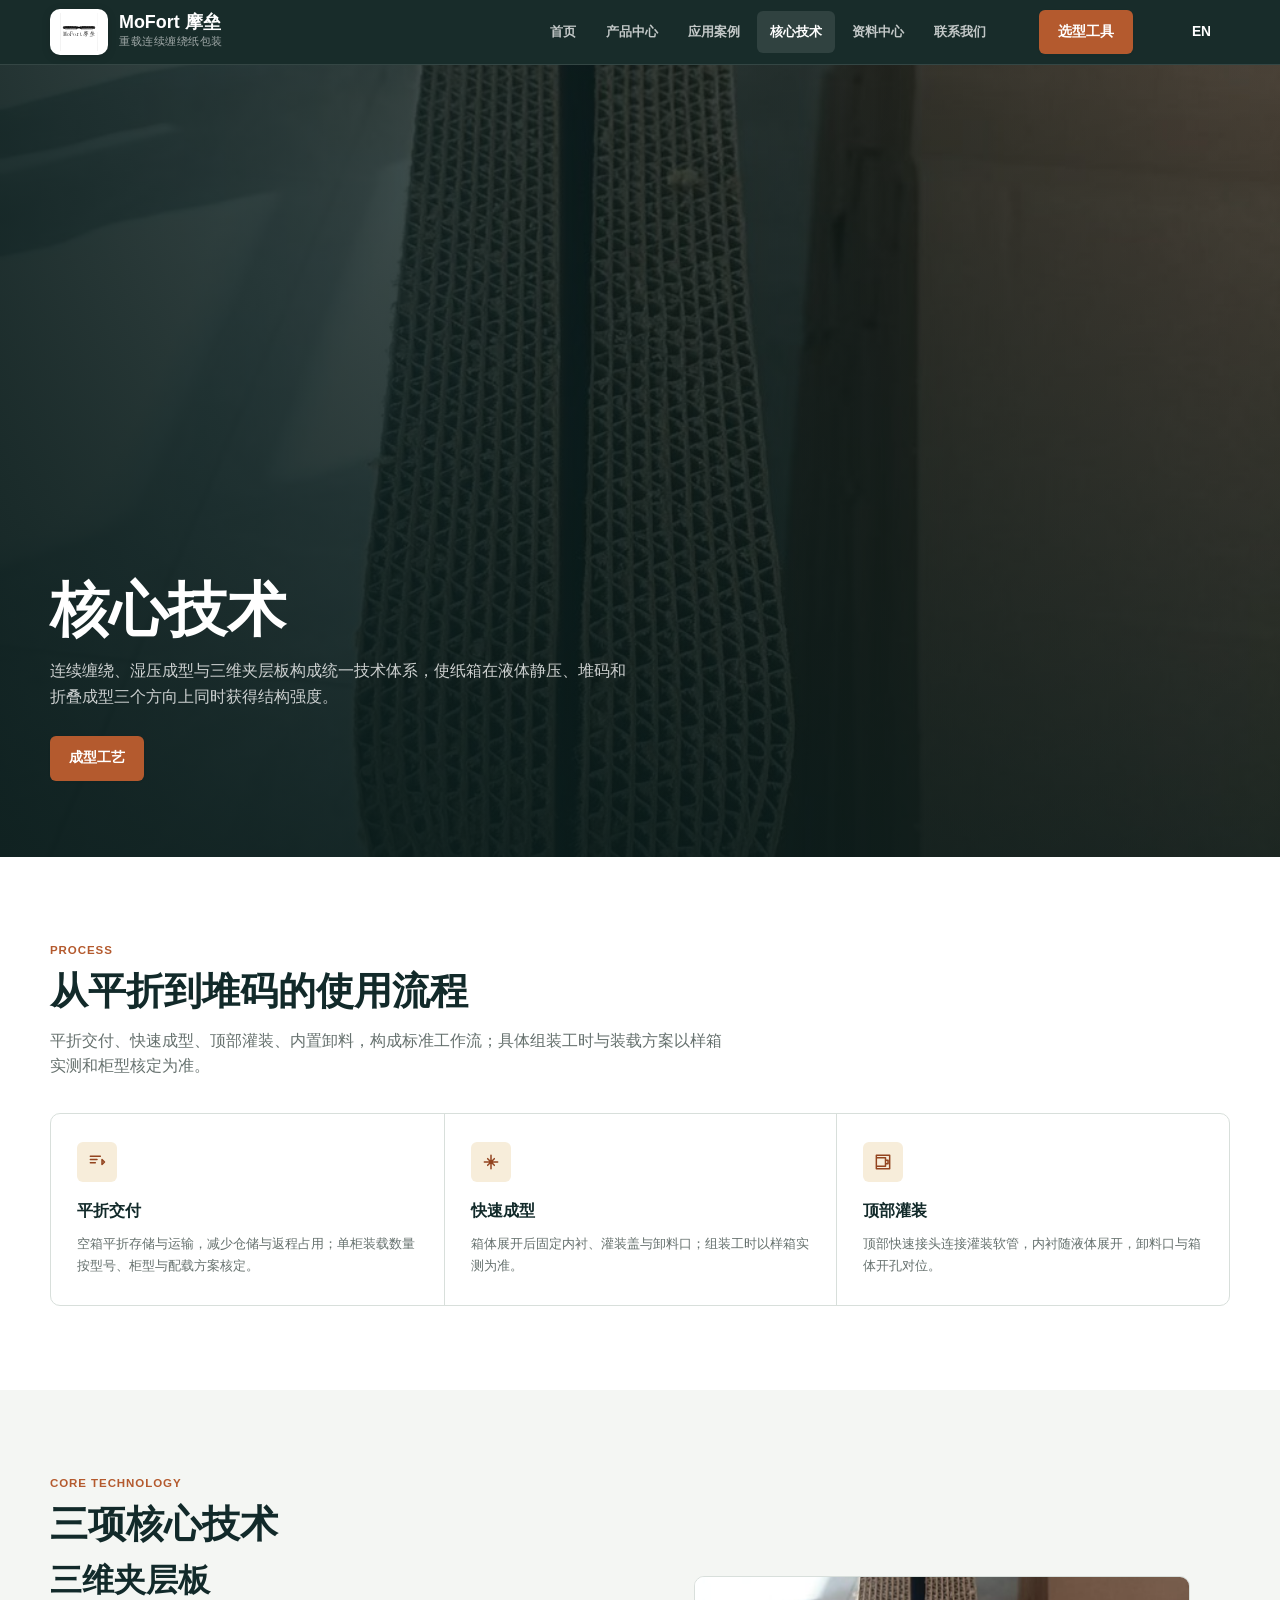
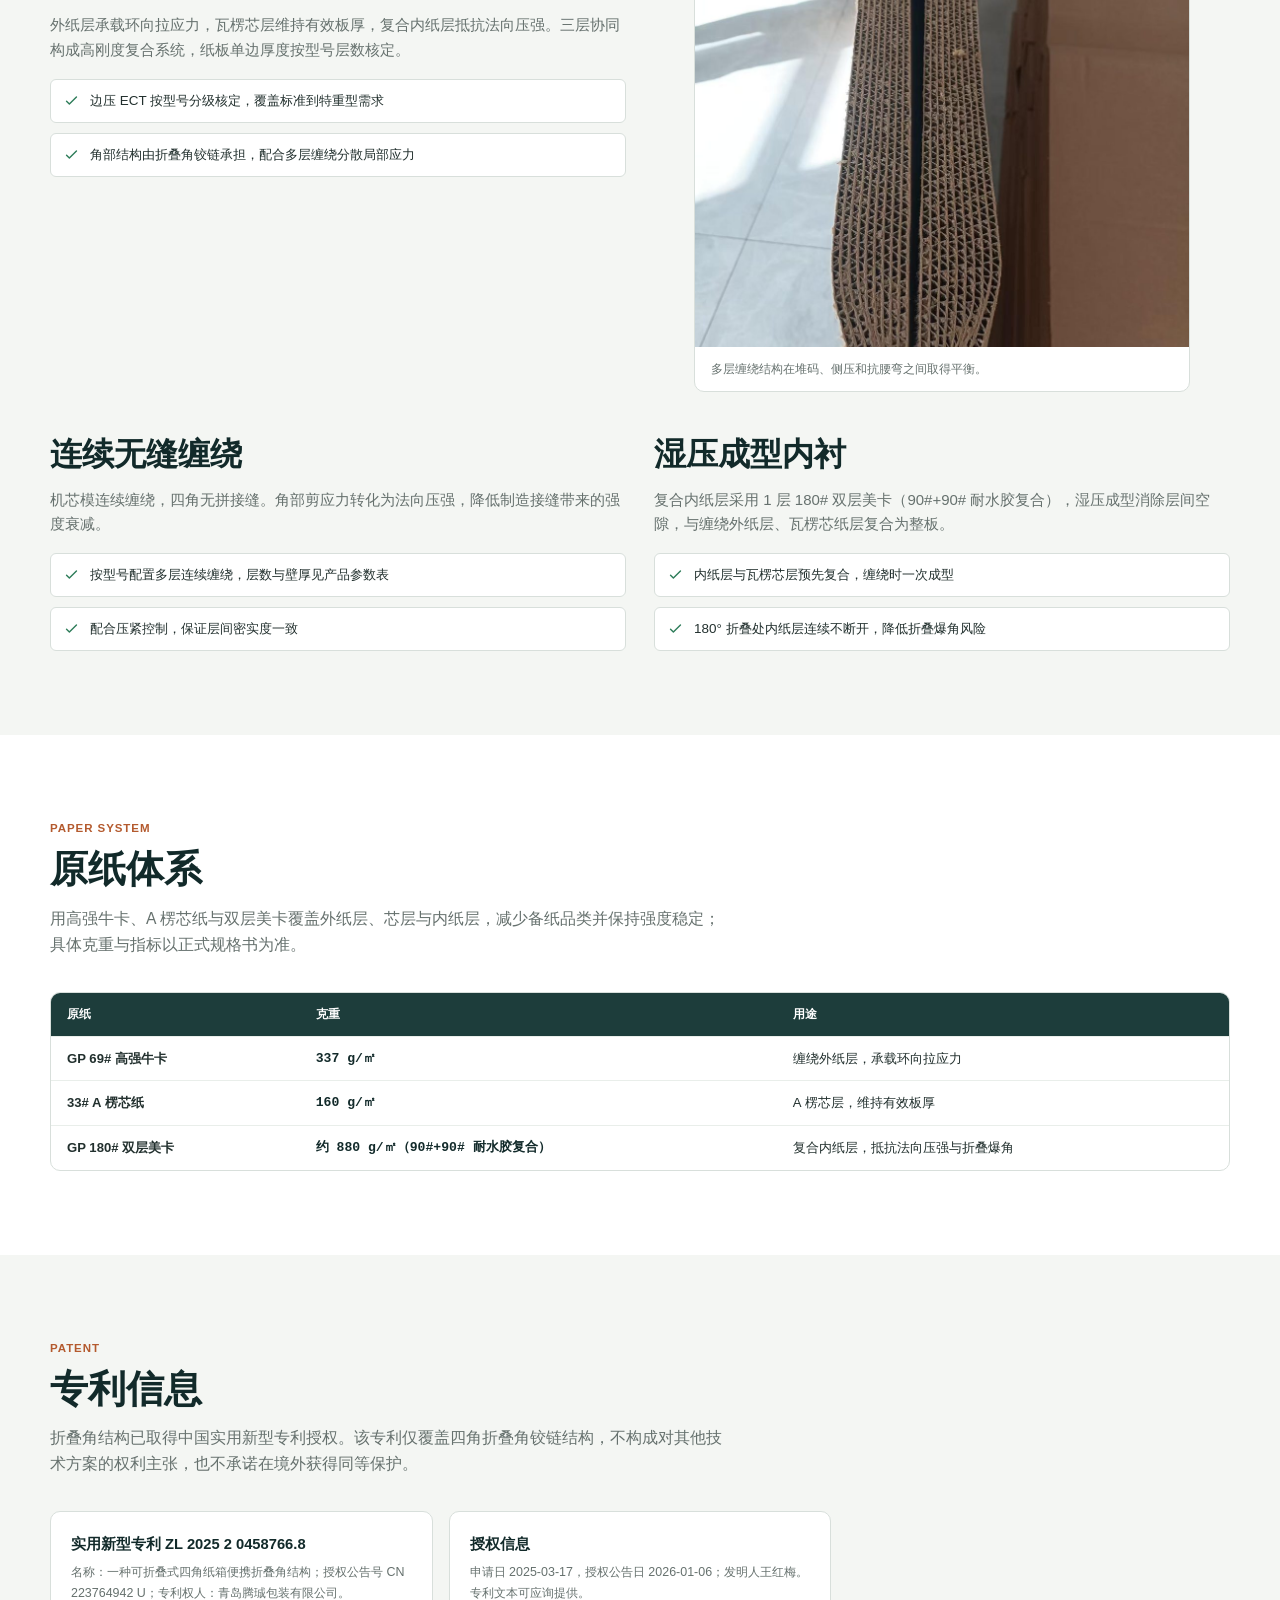
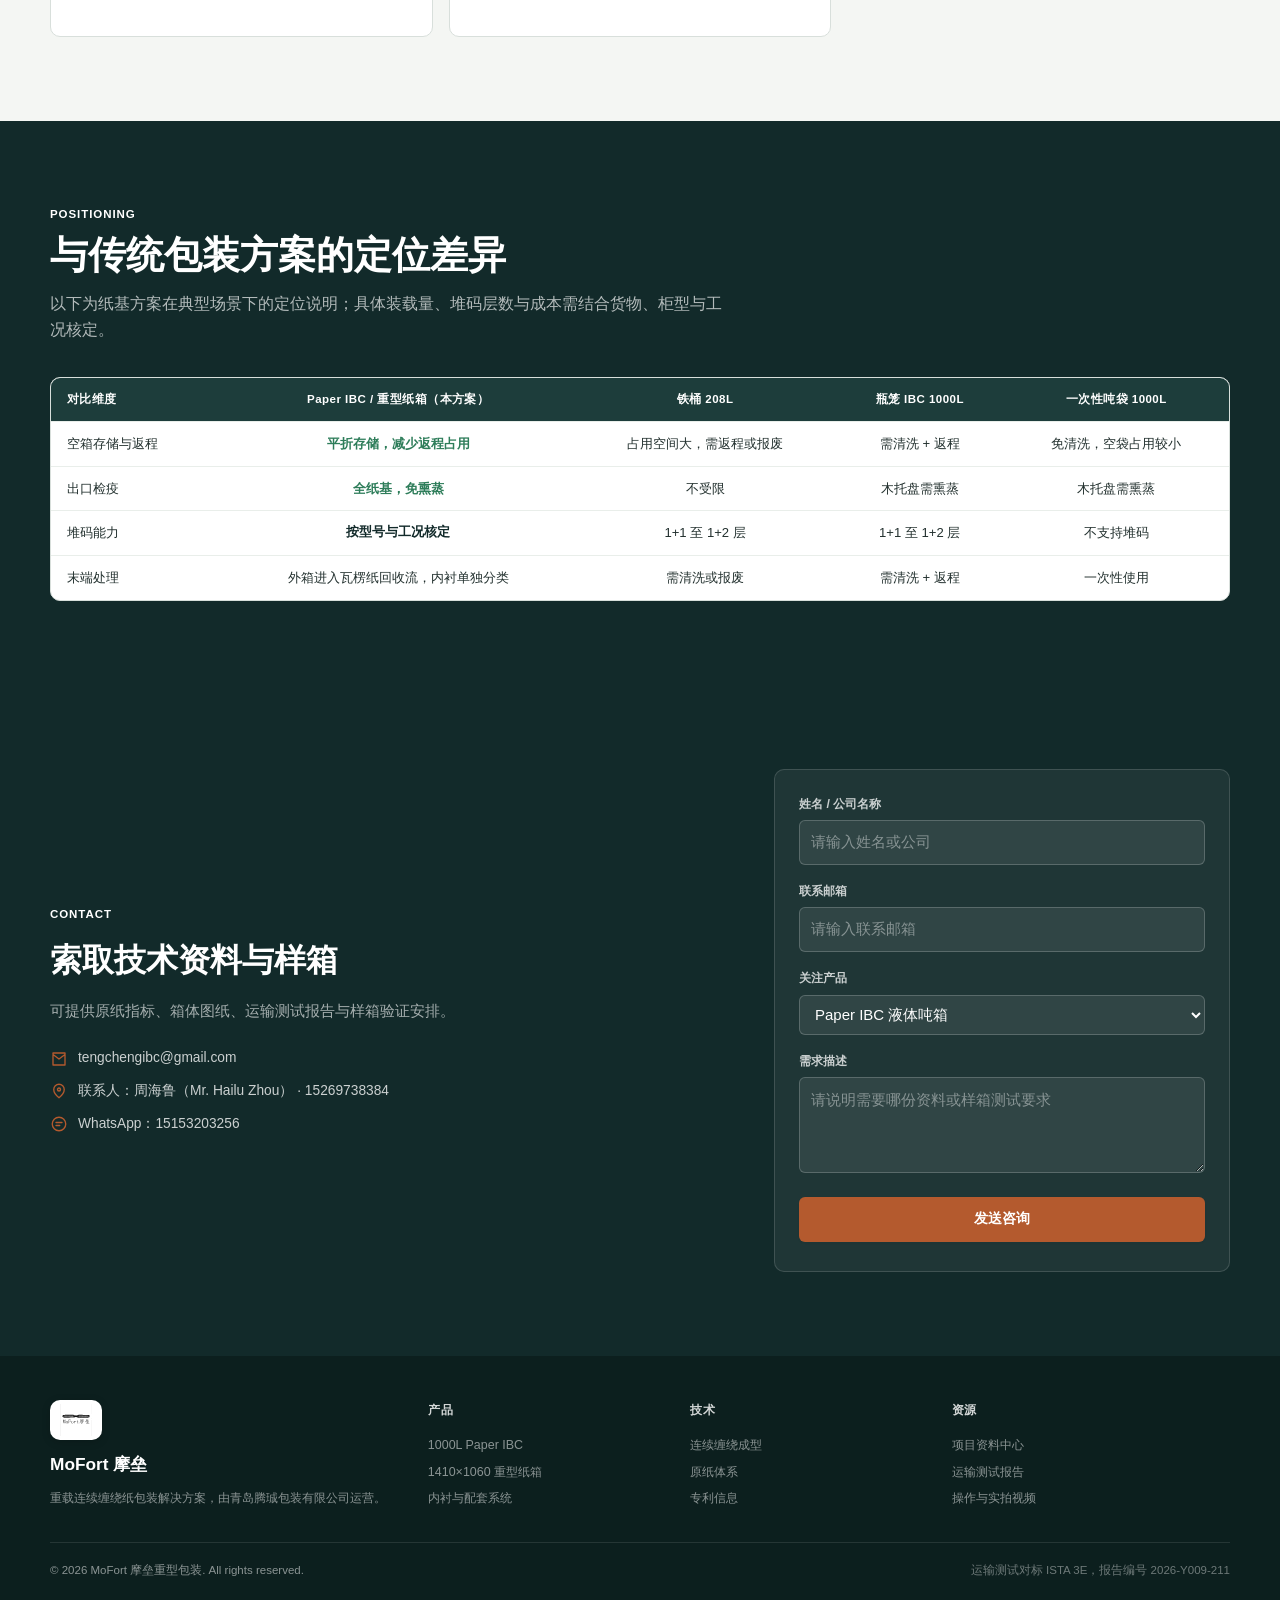
<file: technology.html>
<!doctype html>
<html lang="zh-CN">
<head>
  <meta charset="utf-8">
  <meta name="viewport" content="width=device-width, initial-scale=1">
  <title>核心技术 - MoFort 摩垒 | 连续缠绕与湿压成型工艺</title>
  <meta name="description" content="MoFort 摩垒核心技术：连续无缝缠绕、湿压成型内衬、三维夹层板与原纸体系，面向液体吨箱与重型纸箱的结构强度设计。">
  <link rel="stylesheet" href="assets/css/style.css">
</head>
<body>
  <header class="site-header">
    <div class="container">
      <a class="brand" href="index.html" aria-label="MoFort 摩垒首页">
        <img class="brand-logo" src="assets/images/logo-mofort.svg" alt="MoFort 摩垒 Logo">
        <span>
          <span class="brand-name">MoFort 摩垒</span>
          <span class="brand-sub">重载连续缠绕纸包装</span>
        </span>
      </a>
      <nav class="main-nav" aria-label="主导航">
        <a href="index.html">首页</a>
        <a href="products.html">产品中心</a>
        <a href="cases.html">应用案例</a>
        <a href="technology.html" aria-current="page">核心技术</a>
        <a href="resources.html">资料中心</a>
        <a href="#contact">联系我们</a>
      </nav>
      <a class="btn btn--primary nav-cta" href="index.html#selector">选型工具</a>
      <a class="btn btn--ghost nav-cta" href="en/index.html" style="text-decoration:none">EN</a>
      <button class="icon-btn menu-toggle" type="button" data-menu-toggle aria-expanded="false" aria-label="打开导航">
        <svg viewBox="0 0 24 24" fill="none" stroke="currentColor" stroke-width="2" stroke-linecap="round"><path d="M4 7h16M4 12h16M4 17h16"/></svg>
      </button>
    </div>
    <nav class="mobile-nav" data-mobile-nav aria-label="移动导航">
      <a href="index.html">首页</a>
      <a href="products.html">产品中心</a>
        <a href="cases.html">应用案例</a>
      <a href="technology.html">核心技术</a>
      <a href="resources.html">资料中心</a>
      <a href="#contact">联系我们</a>
      <a class="btn btn--primary" href="index.html#selector">选型工具</a>
    </nav>
  </header>

  <main>
    <section class="hero hero--technology">
      <div class="hero-inner">
        <h1>核心技术</h1>
        <p>连续缠绕、湿压成型与三维夹层板构成统一技术体系，使纸箱在液体静压、堆码和折叠成型三个方向上同时获得结构强度。</p>
        <div class="hero-actions">
          <a class="btn btn--primary" href="#process">成型工艺</a>
        </div>
      </div>
    </section>

    <section class="section" id="process">
      <div class="container">
        <span class="eyebrow">Process</span>
        <h2 class="section-title">从平折到堆码的使用流程</h2>
        <p class="section-lead">平折交付、快速成型、顶部灌装、内置卸料，构成标准工作流；具体组装工时与装载方案以样箱实测和柜型核定为准。</p>
        <div class="feature-rail reveal">
          <div class="feature">
            <span class="feature-icon">
              <svg viewBox="0 0 24 24" fill="none" stroke="currentColor" stroke-width="1.8" stroke-linecap="round" stroke-linejoin="round"><path d="M4 5h12M4 9h8M4 13h6M18 9l3 3-3 3M18 9v6"/></svg>
            </span>
            <h3>平折交付</h3>
            <p>空箱平折存储与运输，减少仓储与返程占用；单柜装载数量按型号、柜型与配载方案核定。</p>
          </div>
          <div class="feature">
            <span class="feature-icon">
              <svg viewBox="0 0 24 24" fill="none" stroke="currentColor" stroke-width="1.8" stroke-linecap="round" stroke-linejoin="round"><path d="M12 4v16M4 12h16M8 8l4 4 4-4M8 16l4-4 4 4"/></svg>
            </span>
            <h3>快速成型</h3>
            <p>箱体展开后固定内衬、灌装盖与卸料口；组装工时以样箱实测为准。</p>
          </div>
          <div class="feature">
            <span class="feature-icon">
              <svg viewBox="0 0 24 24" fill="none" stroke="currentColor" stroke-width="1.8" stroke-linecap="round" stroke-linejoin="round"><path d="M4 7h11v10H4zM15 10h3v4h-3M4 4h16v16H4z"/></svg>
            </span>
            <h3>顶部灌装</h3>
            <p>顶部快速接头连接灌装软管，内衬随液体展开，卸料口与箱体开孔对位。</p>
          </div>
        </div>
      </div>
    </section>

    <section class="section section--paper" id="core">
      <div class="container">
        <span class="eyebrow">Core Technology</span>
        <h2 class="section-title">三项核心技术</h2>
        <div class="two-col">
          <div class="text-block">
            <h2>三维夹层板</h2>
            <p>外纸层承载环向拉应力，瓦楞芯层维持有效板厚，复合内纸层抵抗法向压强。三层协同构成高刚度复合系统，纸板单边厚度按型号层数核定。</p>
            <ul class="check-list">
              <li>
                <svg viewBox="0 0 24 24" fill="none" stroke="currentColor" stroke-width="2" stroke-linecap="round" stroke-linejoin="round"><path d="M5 13l4 4L19 7"/></svg>
                <span>边压 ECT 按型号分级核定，覆盖标准到特重型需求</span>
              </li>
              <li>
                <svg viewBox="0 0 24 24" fill="none" stroke="currentColor" stroke-width="2" stroke-linecap="round" stroke-linejoin="round"><path d="M5 13l4 4L19 7"/></svg>
                <span>角部结构由折叠角铰链承担，配合多层缠绕分散局部应力</span>
              </li>
            </ul>
          </div>
          <figure class="media-frame reveal">
            <img src="assets/images/tech-benefits.jpg" alt="多层缠绕结构示意">
            <figcaption>多层缠绕结构在堆码、侧压和抗腰弯之间取得平衡。</figcaption>
          </figure>
        </div>
        <div class="two-col" style="margin-top:28px">
          <div class="text-block">
            <h2>连续无缝缠绕</h2>
            <p>机芯模连续缠绕，四角无拼接缝。角部剪应力转化为法向压强，降低制造接缝带来的强度衰减。</p>
            <ul class="check-list">
              <li>
                <svg viewBox="0 0 24 24" fill="none" stroke="currentColor" stroke-width="2" stroke-linecap="round" stroke-linejoin="round"><path d="M5 13l4 4L19 7"/></svg>
                <span>按型号配置多层连续缠绕，层数与壁厚见产品参数表</span>
              </li>
              <li>
                <svg viewBox="0 0 24 24" fill="none" stroke="currentColor" stroke-width="2" stroke-linecap="round" stroke-linejoin="round"><path d="M5 13l4 4L19 7"/></svg>
                <span>配合压紧控制，保证层间密实度一致</span>
              </li>
            </ul>
          </div>
          <div class="text-block">
            <h2>湿压成型内衬</h2>
            <p>复合内纸层采用 1 层 180# 双层美卡（90#+90# 耐水胶复合），湿压成型消除层间空隙，与缠绕外纸层、瓦楞芯纸层复合为整板。</p>
            <ul class="check-list">
              <li>
                <svg viewBox="0 0 24 24" fill="none" stroke="currentColor" stroke-width="2" stroke-linecap="round" stroke-linejoin="round"><path d="M5 13l4 4L19 7"/></svg>
                <span>内纸层与瓦楞芯层预先复合，缠绕时一次成型</span>
              </li>
              <li>
                <svg viewBox="0 0 24 24" fill="none" stroke="currentColor" stroke-width="2" stroke-linecap="round" stroke-linejoin="round"><path d="M5 13l4 4L19 7"/></svg>
                <span>180° 折叠处内纸层连续不断开，降低折叠爆角风险</span>
              </li>
            </ul>
          </div>
        </div>
      </div>
    </section>

    <section class="section" id="materials">
      <div class="container">
        <span class="eyebrow">Paper System</span>
        <h2 class="section-title">原纸体系</h2>
        <p class="section-lead">用高强牛卡、A 楞芯纸与双层美卡覆盖外纸层、芯层与内纸层，减少备纸品类并保持强度稳定；具体克重与指标以正式规格书为准。</p>
        <div class="data-table-wrap reveal">
          <table class="data-table">
            <thead>
              <tr><th>原纸</th><th>克重</th><th>用途</th></tr>
            </thead>
            <tbody>
              <tr>
                <td><strong>GP 69# 高强牛卡</strong></td>
                <td class="num">337 g/㎡</td>
                <td>缠绕外纸层，承载环向拉应力</td>
              </tr>
              <tr>
                <td><strong>33# A 楞芯纸</strong></td>
                <td class="num">160 g/㎡</td>
                <td>A 楞芯层，维持有效板厚</td>
              </tr>
              <tr>
                <td><strong>GP 180# 双层美卡</strong></td>
                <td class="num">约 880 g/㎡（90#+90# 耐水胶复合）</td>
                <td>复合内纸层，抵抗法向压强与折叠爆角</td>
              </tr>
            </tbody>
          </table>
        </div>
      </div>
    </section>

    <section class="section section--paper" id="patent">
      <div class="container">
        <span class="eyebrow">Patent</span>
        <h2 class="section-title">专利信息</h2>
        <p class="section-lead">折叠角结构已取得中国实用新型专利授权。该专利仅覆盖四角折叠角铰链结构，不构成对其他技术方案的权利主张，也不承诺在境外获得同等保护。</p>
        <div class="source-grid reveal">
          <div class="source-card">
            <h3>实用新型专利 ZL 2025 2 0458766.8</h3>
            <p>名称：一种可折叠式四角纸箱便携折叠角结构；授权公告号 CN 223764942 U；专利权人：青岛腾珹包装有限公司。</p>
          </div>
          <div class="source-card">
            <h3>授权信息</h3>
            <p>申请日 2025-03-17，授权公告日 2026-01-06；发明人王红梅。专利文本可应询提供。</p>
          </div>
        </div>
      </div>
    </section>

    <section class="section section--ink" id="compare">
      <div class="container">
        <span class="eyebrow">Positioning</span>
        <h2 class="section-title">与传统包装方案的定位差异</h2>
        <p class="section-lead">以下为纸基方案在典型场景下的定位说明；具体装载量、堆码层数与成本需结合货物、柜型与工况核定。</p>
        <div class="data-table-wrap reveal">
          <table class="data-table comparison-table">
            <thead>
              <tr><th>对比维度</th><th>Paper IBC / 重型纸箱（本方案）</th><th>铁桶 208L</th><th>瓶笼 IBC 1000L</th><th>一次性吨袋 1000L</th></tr>
            </thead>
            <tbody>
              <tr><td>空箱存储与返程</td><td class="yes">平折存储，减少返程占用</td><td>占用空间大，需返程或报废</td><td>需清洗 + 返程</td><td>免清洗，空袋占用较小</td></tr>
              <tr><td>出口检疫</td><td class="yes">全纸基，免熏蒸</td><td>不受限</td><td>木托盘需熏蒸</td><td>木托盘需熏蒸</td></tr>
              <tr><td>堆码能力</td><td class="num">按型号与工况核定</td><td>1+1 至 1+2 层</td><td>1+1 至 1+2 层</td><td>不支持堆码</td></tr>
              <tr><td>末端处理</td><td>外箱进入瓦楞纸回收流，内衬单独分类</td><td>需清洗或报废</td><td>需清洗 + 返程</td><td>一次性使用</td></tr>
            </tbody>
          </table>
        </div>
      </div>
    </section>

    <section class="section section--ink" id="contact">
      <div class="container">
        <div class="contact-grid">
          <div>
            <span class="eyebrow">Contact</span>
            <h2>索取技术资料与样箱</h2>
            <p>可提供原纸指标、箱体图纸、运输测试报告与样箱验证安排。</p>
            <ul class="contact-list">
              <li>
                <svg viewBox="0 0 24 24" fill="none" stroke="currentColor" stroke-width="1.8" stroke-linecap="round" stroke-linejoin="round"><path d="M4 4h16v16H4zM4 6l8 6 8-6"/></svg>
                <a href="mailto:tengchengibc@gmail.com" style="color:inherit;text-decoration:none">tengchengibc@gmail.com</a>
              </li>
              <li>
                <svg viewBox="0 0 24 24" fill="none" stroke="currentColor" stroke-width="1.8" stroke-linecap="round" stroke-linejoin="round"><path d="M12 21s7-5.5 7-11a7 7 0 1 0-14 0c0 5.5 7 11 7 11zM10 10a2 2 0 1 1 4 0 2 2 0 0 1-4 0"/></svg>
                <span>联系人：周海鲁（Mr. Hailu Zhou） · 15269738384</span>
              </li>
              <li>
                <svg viewBox="0 0 24 24" fill="none" stroke="currentColor" stroke-width="1.8" stroke-linecap="round" stroke-linejoin="round"><path d="M8 10h8M8 14h5M21 12a9 9 0 1 1-18 0 9 9 0 0 1 18 0Z"/></svg>
                <span>WhatsApp：15153203256</span>
              </li>
            </ul>
          </div>
          <form class="contact-form" data-contact-form>
            <div class="field">
              <label for="contact-company">姓名 / 公司名称</label>
              <input id="contact-company" type="text" placeholder="请输入姓名或公司">
            </div>
            <div class="field">
              <label for="contact-email">联系邮箱</label>
              <input id="contact-email" type="email" placeholder="请输入联系邮箱">
            </div>
            <div class="field">
              <label for="contact-product">关注产品</label>
              <select id="contact-product">
                <option>Paper IBC 液体吨箱</option>
                <option>1410×1060 重型纸箱</option>
                <option>内衬与配套件</option>
                <option>全部产品</option>
              </select>
            </div>
            <div class="field">
              <label for="contact-message">需求描述</label>
              <textarea id="contact-message" placeholder="请说明需要哪份资料或样箱测试要求"></textarea>
            </div>
            <button class="btn btn--primary" type="submit" style="width:100%">发送咨询</button>
            <div class="field-hint" data-contact-status aria-live="polite"></div>
          </form>
        </div>
      </div>
    </section>
  </main>

  <footer class="site-footer">
    <div class="container">
      <div class="footer-grid">
        <div>
          <img class="brand-logo footer-logo" src="assets/images/logo-mofort.svg" alt="MoFort 摩垒 Logo">
          <div class="footer-brand">MoFort 摩垒</div>
          <p>重载连续缠绕纸包装解决方案，由青岛腾珹包装有限公司运营。</p>
        </div>
        <div>
          <h4>产品</h4>
          <a href="products.html#ibc">1000L Paper IBC</a>
          <a href="products.html#box1410">1410×1060 重型纸箱</a>
          <a href="products.html#accessories">内衬与配套系统</a>
        </div>
        <div>
          <h4>技术</h4>
          <a href="#process">连续缠绕成型</a>
          <a href="#materials">原纸体系</a>
          <a href="#patent">专利信息</a>
        </div>
        <div>
          <h4>资源</h4>
          <a href="resources.html">项目资料中心</a>
          <a href="resources.html?category=测试报告">运输测试报告</a>
          <a href="resources.html?category=视频资料">操作与实拍视频</a>
        </div>
      </div>
      <div class="footer-bottom">
        <span>© <span data-year>2026</span> MoFort 摩垒重型包装. All rights reserved.</span>
        <span class="source-note">运输测试对标 ISTA 3E，报告编号 2026-Y009-211</span>
      </div>
    </div>
  </footer>
  <script src="assets/js/main.js"></script>
</body>
</html>
</file>
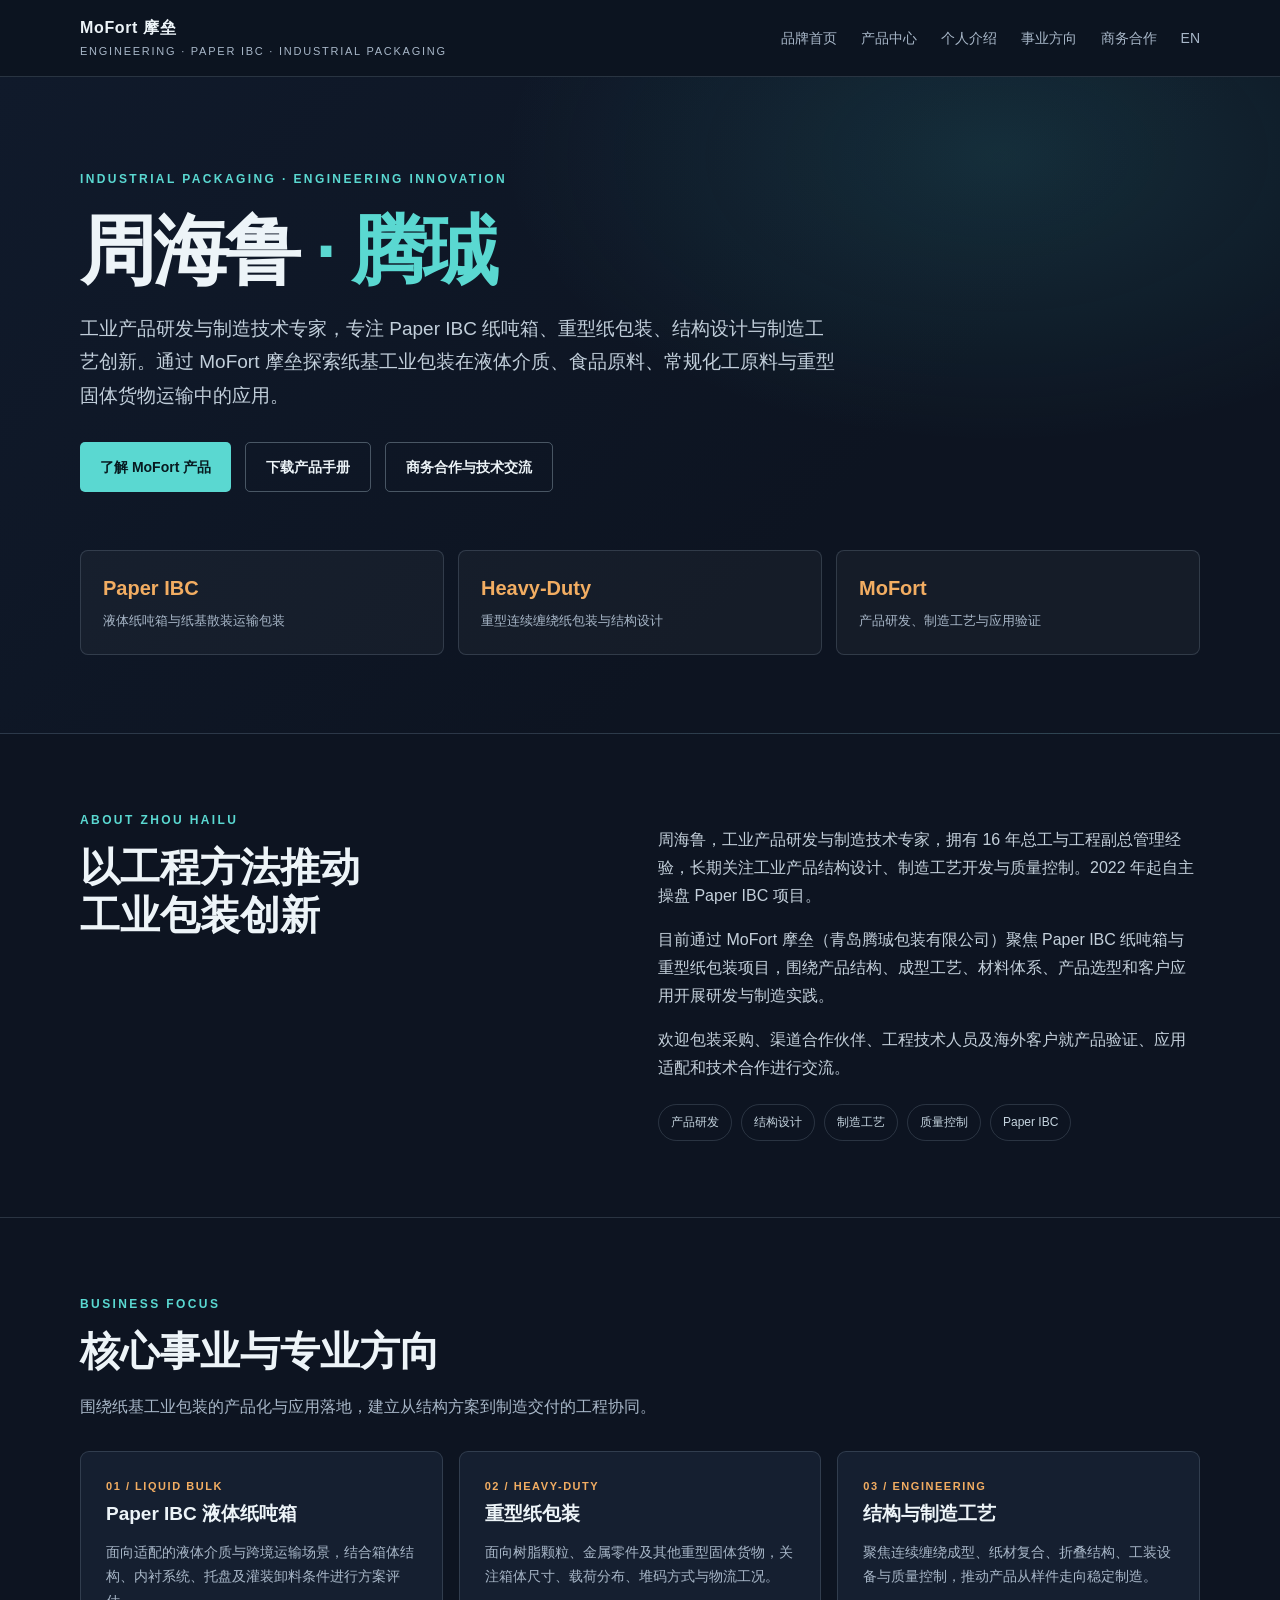
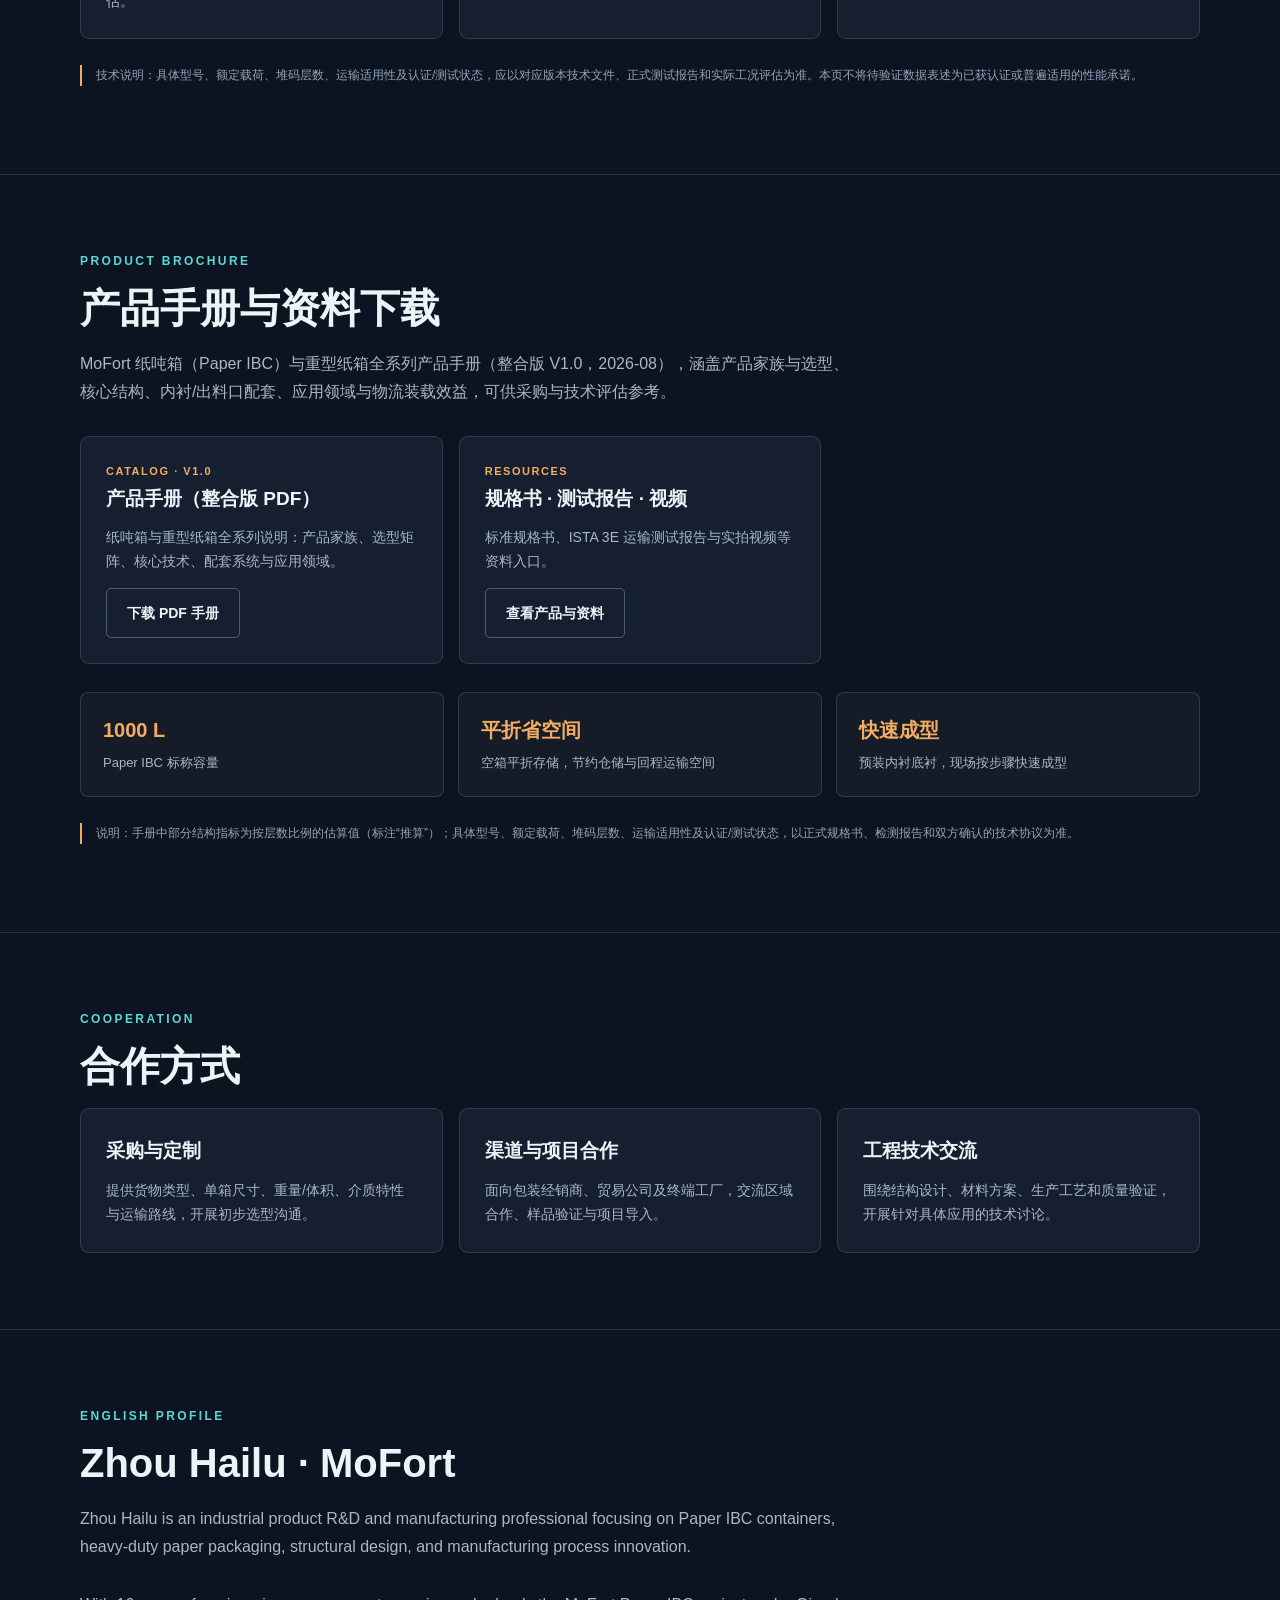
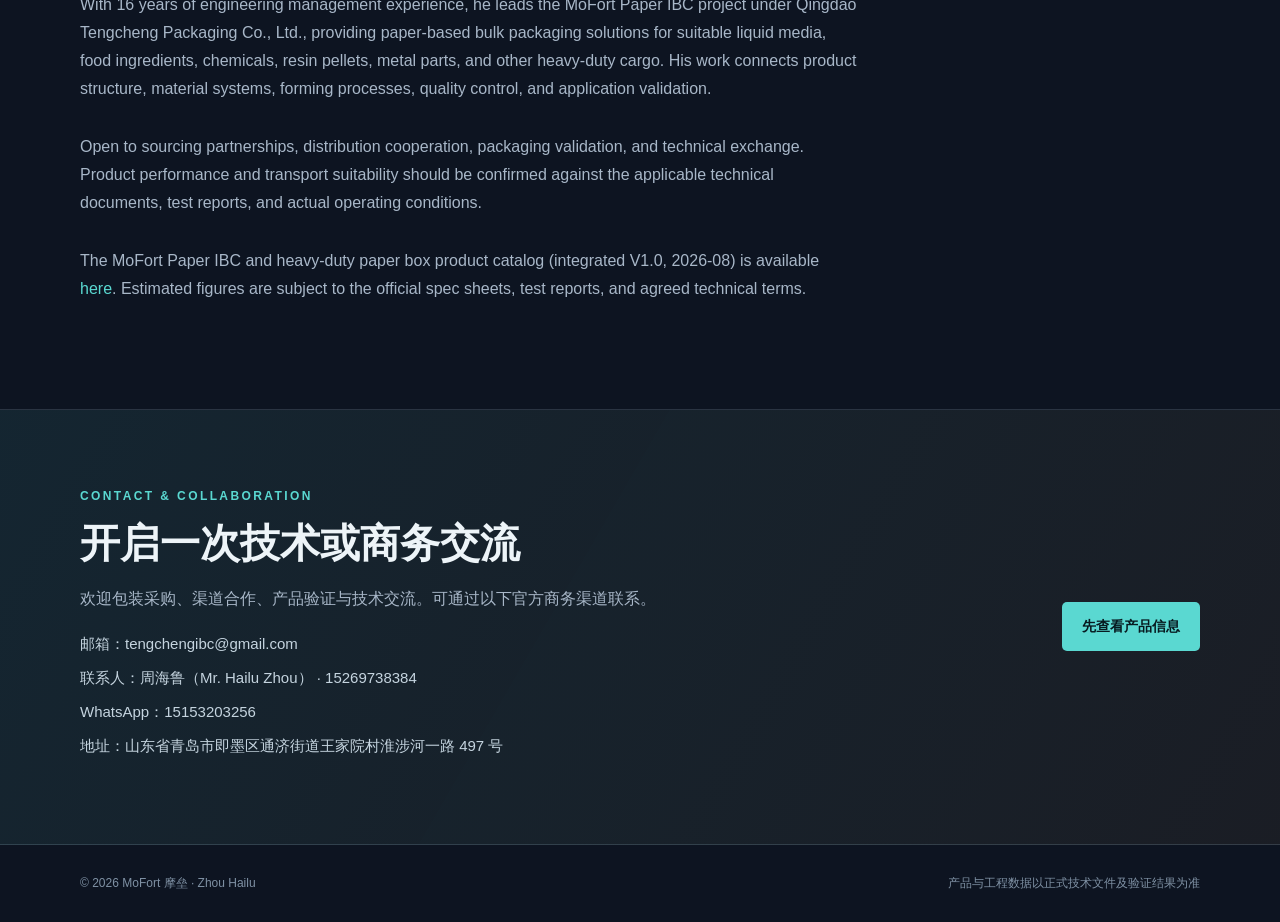
<file: zhou-hailu.html>
<!doctype html>
<html lang="zh-CN">
<head>
  <meta charset="utf-8">
  <meta name="viewport" content="width=device-width, initial-scale=1">
  <meta name="theme-color" content="#101a2b">
  <title>周海鲁 · MoFort 摩垒 | Paper IBC 工业包装</title>
  <meta name="description" content="周海鲁，工业产品研发与制造技术专家，专注 Paper IBC 纸吨箱、重型纸包装、结构设计与制造工艺创新。MoFort 摩垒（青岛腾珹包装）。">
  <meta property="og:title" content="周海鲁 · MoFort 摩垒">
  <meta property="og:description" content="Paper IBC 纸吨箱、重型纸包装与工业产品工程创新。">
  <style>
    :root{--bg:#0d1421;--panel:#151f30;--panel2:#1b293b;--ink:#edf4f8;--muted:#a8b7c8;--cyan:#5ad8d1;--amber:#f2ad62;--line:rgba(195,219,232,.16);--max:1120px}
    *{box-sizing:border-box}html{scroll-behavior:smooth}body{margin:0;background:var(--bg);color:var(--ink);font:16px/1.75 "Inter","PingFang SC","Microsoft YaHei",sans-serif}
    a{color:inherit;text-decoration:none}.wrap{width:min(var(--max),calc(100% - 44px));margin:auto}
    header{border-bottom:1px solid var(--line);background:rgba(13,20,33,.9)}.nav{min-height:76px;display:flex;align-items:center;justify-content:space-between;gap:24px}.brand{font-weight:800;letter-spacing:.04em}.brand small{display:block;color:var(--muted);font-size:11px;font-weight:500;letter-spacing:.16em}.navlinks{display:flex;gap:24px;color:var(--muted);font-size:14px}.navlinks a:hover,.textlink:hover{color:var(--cyan)}
    .hero{padding:92px 0 78px;background:radial-gradient(ellipse at 78% 12%,rgba(57,169,177,.17),transparent 35%),linear-gradient(135deg,#101a2b,#0d1421 65%);border-bottom:1px solid var(--line)}
    .eyebrow{color:var(--cyan);font-size:12px;font-weight:800;letter-spacing:.2em;text-transform:uppercase}.hero h1{font-size:clamp(42px,7vw,76px);line-height:1.12;letter-spacing:-.045em;margin:18px 0}.hero h1 span{color:var(--cyan)}.lead{max-width:760px;color:#c2cfdb;font-size:19px}.hero-actions{display:flex;flex-wrap:wrap;gap:14px;margin-top:30px}.btn{display:inline-flex;align-items:center;justify-content:center;padding:12px 20px;border-radius:5px;font-weight:700;font-size:14px}.primary{background:var(--cyan);color:#071a20}.secondary{border:1px solid rgba(195,219,232,.32);color:var(--ink)}
    .facts{display:grid;grid-template-columns:repeat(3,1fr);gap:14px;margin-top:58px}.fact{padding:20px 22px;background:rgba(255,255,255,.035);border:1px solid var(--line);border-radius:8px}.fact strong{display:block;font-size:20px;color:var(--amber)}.fact span{color:var(--muted);font-size:13px}
    section{padding:76px 0;border-bottom:1px solid var(--line)}h2{font-size:clamp(28px,4vw,40px);line-height:1.2;margin:12px 0 18px}.section-lead{max-width:780px;color:var(--muted);margin:0 0 30px}
    .grid{display:grid;grid-template-columns:repeat(3,1fr);gap:16px}.card{background:var(--panel);border:1px solid var(--line);border-radius:9px;padding:25px}.card h3{margin:0 0 10px;font-size:19px}.card p{margin:0;color:var(--muted);font-size:14px}.card .tag{color:var(--amber);font-size:11px;letter-spacing:.14em;font-weight:800}
    .about{display:grid;grid-template-columns:1fr 1fr;gap:36px;align-items:start}.about p{color:#c4d0db}.pillrow{display:flex;flex-wrap:wrap;gap:9px;margin-top:22px}.pill{border:1px solid var(--line);border-radius:99px;padding:7px 12px;color:#c5d4df;font-size:12px}
    .process{counter-reset:item}.process .card{position:relative}.note{font-size:12px;color:#91a4b8;border-left:2px solid var(--amber);padding-left:14px;margin-top:26px}
    .contact{background:linear-gradient(120deg,rgba(90,216,209,.09),rgba(242,173,98,.06));}.contactbox{display:flex;justify-content:space-between;align-items:center;gap:30px;flex-wrap:wrap}.contactbox p{max-width:640px;color:var(--muted)}.contact-list{list-style:none;padding:0;margin:18px 0 0;color:#c5d4df;font-size:15px}.contact-list li{margin:8px 0}
    footer{padding:28px 0;color:#7f91a4;font-size:12px}.foot{display:flex;justify-content:space-between;gap:16px;flex-wrap:wrap}
    @media(max-width:760px){.nav{align-items:flex-start;padding:18px 0;flex-direction:column}.navlinks{gap:16px;flex-wrap:wrap}.hero{padding:68px 0 56px}.facts,.grid,.about{grid-template-columns:1fr}.facts{margin-top:36px}section{padding:58px 0}.lead{font-size:17px}}
  </style>
</head>
<body>
<header><div class="wrap nav"><a class="brand" href="index.html">MoFort 摩垒<small>ENGINEERING · PAPER IBC · INDUSTRIAL PACKAGING</small></a><nav class="navlinks" aria-label="主导航"><a href="index.html">品牌首页</a><a href="products.html">产品中心</a><a href="#profile">个人介绍</a><a href="#business">事业方向</a><a href="#contact">商务合作</a><a href="#english">EN</a></nav></div></header>
<main>
  <div class="hero"><div class="wrap">
    <div class="eyebrow">Industrial Packaging · Engineering Innovation</div>
    <h1>周海鲁 <span>· 腾珹</span></h1>
    <p class="lead">工业产品研发与制造技术专家，专注 Paper IBC 纸吨箱、重型纸包装、结构设计与制造工艺创新。通过 MoFort 摩垒探索纸基工业包装在液体介质、食品原料、常规化工原料与重型固体货物运输中的应用。</p>
    <div class="hero-actions"><a class="btn primary" href="products.html">了解 MoFort 产品</a><a class="btn secondary" href="assets/docs/MoFort-纸吨箱产品册-整合版V1.0.pdf" target="_blank" rel="noopener">下载产品手册</a><a class="btn secondary" href="#contact">商务合作与技术交流</a></div>
    <div class="facts"><div class="fact"><strong>Paper IBC</strong><span>液体纸吨箱与纸基散装运输包装</span></div><div class="fact"><strong>Heavy-Duty</strong><span>重型连续缠绕纸包装与结构设计</span></div><div class="fact"><strong>MoFort</strong><span>产品研发、制造工艺与应用验证</span></div></div>
  </div></div>
  <section id="profile"><div class="wrap about"><div><div class="eyebrow">About Zhou Hailu</div><h2>以工程方法推动<br>工业包装创新</h2></div><div><p>周海鲁，工业产品研发与制造技术专家，拥有 16 年总工与工程副总管理经验，长期关注工业产品结构设计、制造工艺开发与质量控制。2022 年起自主操盘 Paper IBC 项目。</p><p>目前通过 MoFort 摩垒（青岛腾珹包装有限公司）聚焦 Paper IBC 纸吨箱与重型纸包装项目，围绕产品结构、成型工艺、材料体系、产品选型和客户应用开展研发与制造实践。</p><p>欢迎包装采购、渠道合作伙伴、工程技术人员及海外客户就产品验证、应用适配和技术合作进行交流。</p><div class="pillrow"><span class="pill">产品研发</span><span class="pill">结构设计</span><span class="pill">制造工艺</span><span class="pill">质量控制</span><span class="pill">Paper IBC</span></div></div></div></section>
  <section id="business"><div class="wrap"><div class="eyebrow">Business Focus</div><h2>核心事业与专业方向</h2><p class="section-lead">围绕纸基工业包装的产品化与应用落地，建立从结构方案到制造交付的工程协同。</p><div class="grid">
    <article class="card"><div class="tag">01 / LIQUID BULK</div><h3>Paper IBC 液体纸吨箱</h3><p>面向适配的液体介质与跨境运输场景，结合箱体结构、内衬系统、托盘及灌装卸料条件进行方案评估。</p></article>
    <article class="card"><div class="tag">02 / HEAVY-DUTY</div><h3>重型纸包装</h3><p>面向树脂颗粒、金属零件及其他重型固体货物，关注箱体尺寸、载荷分布、堆码方式与物流工况。</p></article>
    <article class="card"><div class="tag">03 / ENGINEERING</div><h3>结构与制造工艺</h3><p>聚焦连续缠绕成型、纸材复合、折叠结构、工装设备与质量控制，推动产品从样件走向稳定制造。</p></article>
  </div><p class="note">技术说明：具体型号、额定载荷、堆码层数、运输适用性及认证/测试状态，应以对应版本技术文件、正式测试报告和实际工况评估为准。本页不将待验证数据表述为已获认证或普遍适用的性能承诺。</p></div></section>
  <section id="brochure"><div class="wrap"><div class="eyebrow">Product Brochure</div><h2>产品手册与资料下载</h2><p class="section-lead">MoFort 纸吨箱（Paper IBC）与重型纸箱全系列产品手册（整合版 V1.0，2026-08），涵盖产品家族与选型、核心结构、内衬/出料口配套、应用领域与物流装载效益，可供采购与技术评估参考。</p><div class="grid">
    <article class="card"><div class="tag">CATALOG · V1.0</div><h3>产品手册（整合版 PDF）</h3><p>纸吨箱与重型纸箱全系列说明：产品家族、选型矩阵、核心技术、配套系统与应用领域。</p><p style="margin-top:14px"><a class="btn secondary" href="assets/docs/MoFort-纸吨箱产品册-整合版V1.0.pdf" target="_blank" rel="noopener">下载 PDF 手册</a></p></article>
    <article class="card"><div class="tag">RESOURCES</div><h3>规格书 · 测试报告 · 视频</h3><p>标准规格书、ISTA 3E 运输测试报告与实拍视频等资料入口。</p><p style="margin-top:14px"><a class="btn secondary" href="products.html">查看产品与资料</a></p></article>
  </div><div class="facts" style="margin-top:28px"><div class="fact"><strong>1000 L</strong><span>Paper IBC 标称容量</span></div><div class="fact"><strong>平折省空间</strong><span>空箱平折存储，节约仓储与回程运输空间</span></div><div class="fact"><strong>快速成型</strong><span>预装内衬底衬，现场按步骤快速成型</span></div></div><p class="note">说明：手册中部分结构指标为按层数比例的估算值（标注“推算”）；具体型号、额定载荷、堆码层数、运输适用性及认证/测试状态，以正式规格书、检测报告和双方确认的技术协议为准。</p></div></section>
  <section><div class="wrap"><div class="eyebrow">Cooperation</div><h2>合作方式</h2><div class="grid">
    <article class="card"><h3>采购与定制</h3><p>提供货物类型、单箱尺寸、重量/体积、介质特性与运输路线，开展初步选型沟通。</p></article>
    <article class="card"><h3>渠道与项目合作</h3><p>面向包装经销商、贸易公司及终端工厂，交流区域合作、样品验证与项目导入。</p></article>
    <article class="card"><h3>工程技术交流</h3><p>围绕结构设计、材料方案、生产工艺和质量验证，开展针对具体应用的技术讨论。</p></article>
  </div></div></section>
  <section id="english"><div class="wrap"><div class="eyebrow">English Profile</div><h2>Zhou Hailu · MoFort</h2><p class="section-lead">Zhou Hailu is an industrial product R&amp;D and manufacturing professional focusing on Paper IBC containers, heavy-duty paper packaging, structural design, and manufacturing process innovation.</p><p class="section-lead">With 16 years of engineering management experience, he leads the MoFort Paper IBC project under Qingdao Tengcheng Packaging Co., Ltd., providing paper-based bulk packaging solutions for suitable liquid media, food ingredients, chemicals, resin pellets, metal parts, and other heavy-duty cargo. His work connects product structure, material systems, forming processes, quality control, and application validation.</p><p class="section-lead">Open to sourcing partnerships, distribution cooperation, packaging validation, and technical exchange. Product performance and transport suitability should be confirmed against the applicable technical documents, test reports, and actual operating conditions.</p><p class="section-lead">The MoFort Paper IBC and heavy-duty paper box product catalog (integrated V1.0, 2026-08) is available <a href="assets/docs/MoFort-纸吨箱产品册-整合版V1.0.pdf" target="_blank" rel="noopener" style="color:var(--cyan)">here</a>. Estimated figures are subject to the official spec sheets, test reports, and agreed technical terms.</p></div></section>
  <section class="contact" id="contact"><div class="wrap contactbox"><div><div class="eyebrow">Contact & Collaboration</div><h2>开启一次技术或商务交流</h2><p>欢迎包装采购、渠道合作、产品验证与技术交流。可通过以下官方商务渠道联系。</p><ul class="contact-list"><li>邮箱：tengchengibc@gmail.com</li><li>联系人：周海鲁（Mr. Hailu Zhou） · 15269738384</li><li>WhatsApp：15153203256</li><li>地址：山东省青岛市即墨区通济街道王家院村淮涉河一路 497 号</li></ul></div><a class="btn primary" href="products.html">先查看产品信息</a></div></section>
</main>
<footer><div class="wrap foot"><span>© 2026 MoFort 摩垒 · Zhou Hailu</span><span>产品与工程数据以正式技术文件及验证结果为准</span></div></footer>
</body></html>
</file>
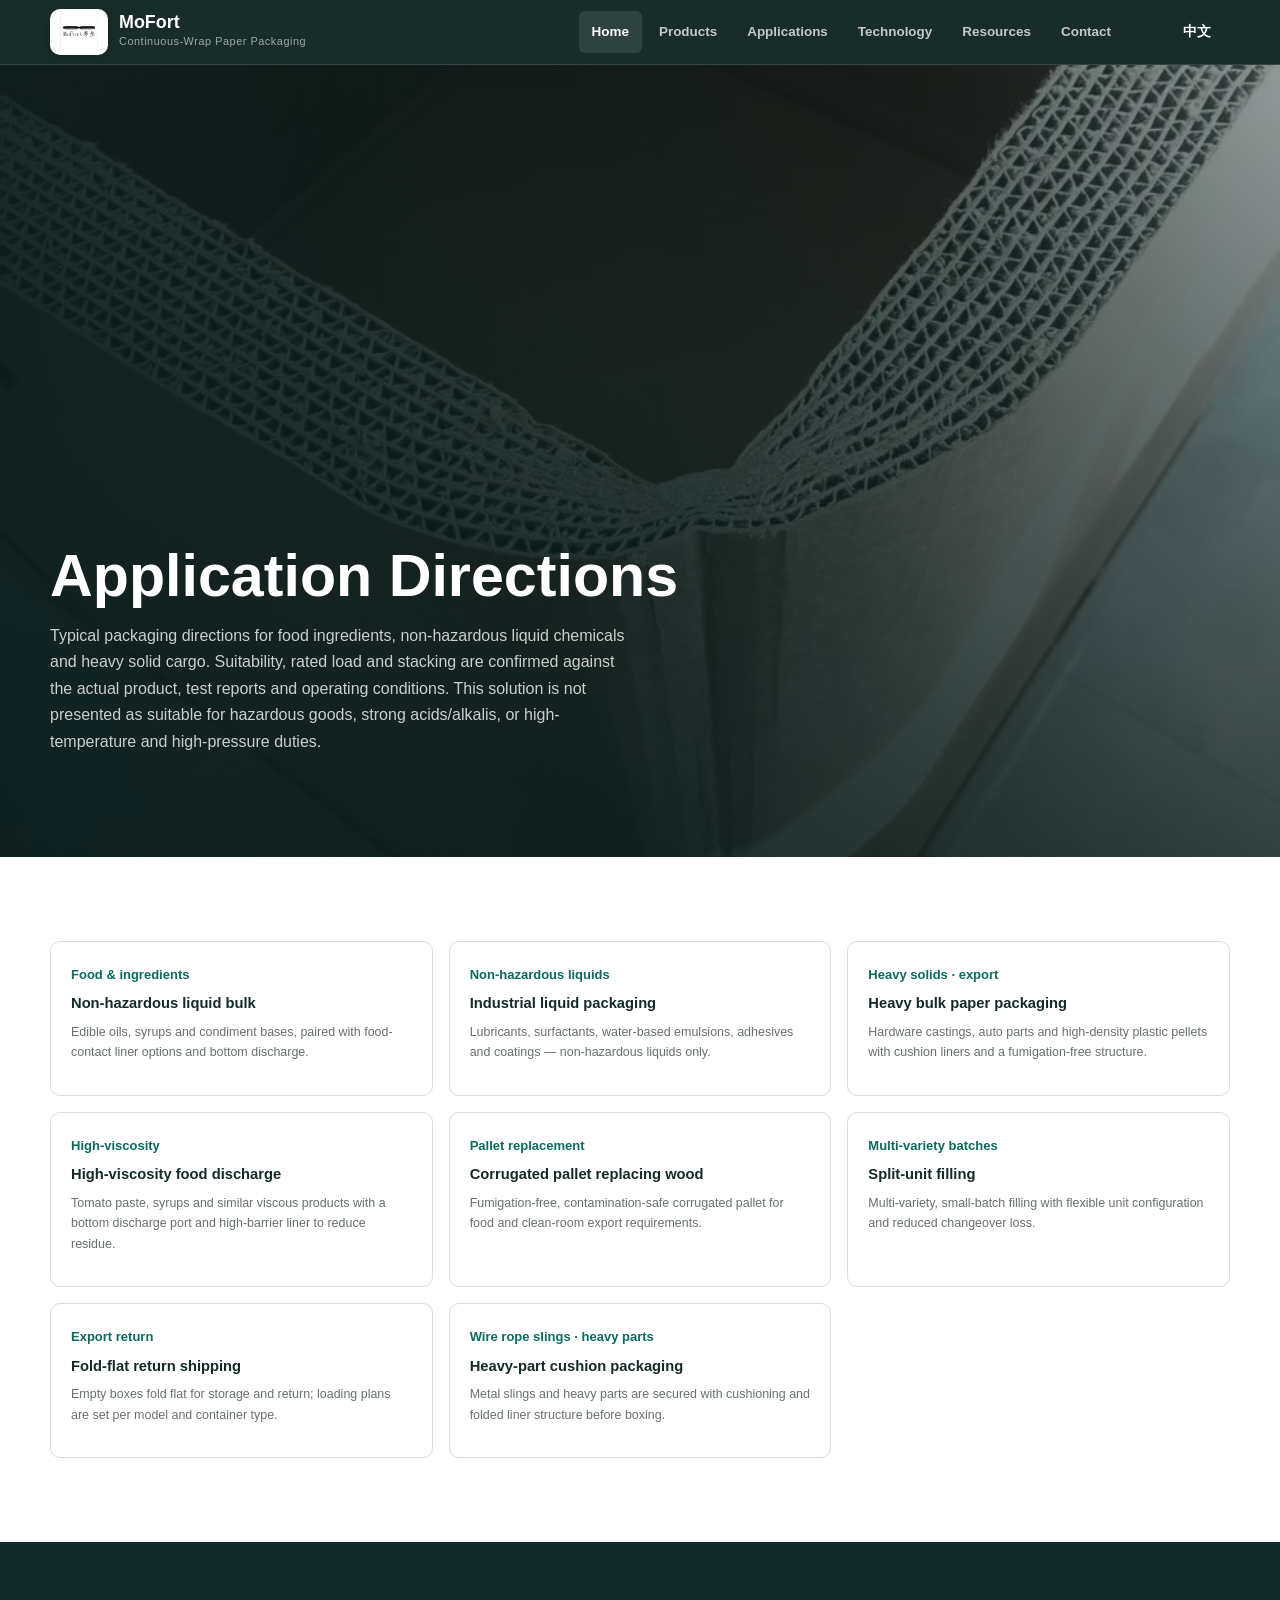
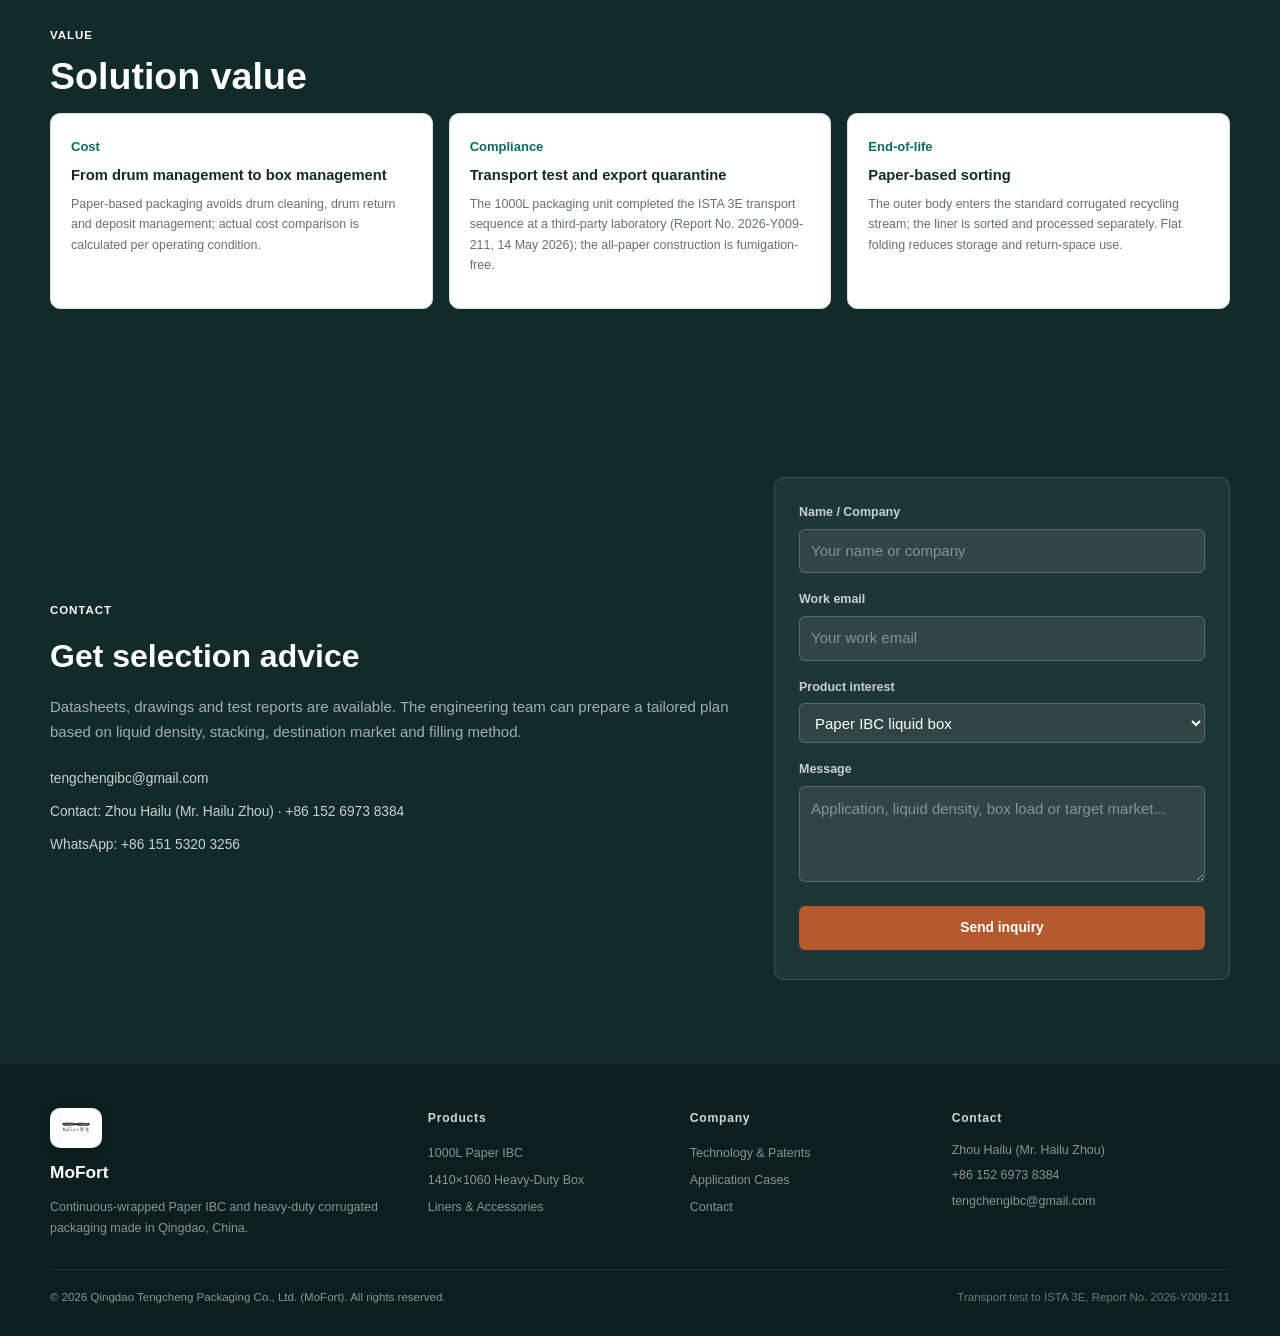
<file: en/cases.html>
<!doctype html>
<html lang="en">
<head>
<meta charset="utf-8">
<meta name="viewport" content="width=device-width, initial-scale=1">
<title>Applications | MoFort</title>
<meta name="description" content="Typical application directions for MoFort Paper IBC and heavy-duty boxes: food ingredients, non-hazardous liquid chemicals and heavy solids for export logistics.">
<link rel="stylesheet" href="../assets/css/style.css">
</head>
<body>
<header class="site-header">
  <div class="container">
    <a class="brand" href="index.html" aria-label="MoFort home">
      <img class="brand-logo" src="../assets/images/logo-mofort.svg" alt="MoFort Logo">
      <span>
        <span class="brand-name">MoFort</span>
        <span class="brand-sub">Continuous-Wrap Paper Packaging</span>
      </span>
    </a>
    <nav class="main-nav" aria-label="Main navigation">
      <a href="index.html" aria-current="page">Home</a>
      <a href="products.html">Products</a>
      <a href="cases.html">Applications</a>
      <a href="technology.html">Technology</a>
      <a href="resources.html">Resources</a>
      <a href="contact.html">Contact</a>
    </nav>
    <a class="btn btn--ghost nav-cta" href="../index.html">中文</a>
    <button class="icon-btn menu-toggle" type="button" data-menu-toggle aria-expanded="false" aria-label="Open navigation">
      <svg viewBox="0 0 24 24" fill="none" stroke="currentColor" stroke-width="2" stroke-linecap="round"><path d="M4 7h16M4 12h16M4 17h16"/></svg>
    </button>
  </div>
  <nav class="mobile-nav" data-mobile-nav aria-label="Mobile navigation">
    <a href="index.html">Home</a>
    <a href="products.html">Products</a>
    <a href="cases.html">Applications</a>
    <a href="technology.html">Technology</a>
    <a href="resources.html">Resources</a>
    <a href="contact.html">Contact</a>
    <a class="btn btn--primary" href="../index.html">中文</a>
  </nav>
</header>
<main>

<section class="hero hero--cases">
  <div class="hero-inner">
    <h1>Application Directions</h1>
    <p>Typical packaging directions for food ingredients, non-hazardous liquid chemicals and heavy solid cargo. Suitability, rated load and stacking are confirmed against the actual product, test reports and operating conditions. This solution is not presented as suitable for hazardous goods, strong acids/alkalis, or high-temperature and high-pressure duties.</p>
  </div>
</section>

<section class="section" id="cases">
  <div class="container">
    <div class="source-grid reveal">
      <div class="source-card"><span class="case-tag">Food & ingredients</span><h3>Non-hazardous liquid bulk</h3><p>Edible oils, syrups and condiment bases, paired with food-contact liner options and bottom discharge.</p></div>
      <div class="source-card"><span class="case-tag">Non-hazardous liquids</span><h3>Industrial liquid packaging</h3><p>Lubricants, surfactants, water-based emulsions, adhesives and coatings — non-hazardous liquids only.</p></div>
      <div class="source-card"><span class="case-tag">Heavy solids · export</span><h3>Heavy bulk paper packaging</h3><p>Hardware castings, auto parts and high-density plastic pellets with cushion liners and a fumigation-free structure.</p></div>
      <div class="source-card"><span class="case-tag">High-viscosity</span><h3>High-viscosity food discharge</h3><p>Tomato paste, syrups and similar viscous products with a bottom discharge port and high-barrier liner to reduce residue.</p></div>
      <div class="source-card"><span class="case-tag">Pallet replacement</span><h3>Corrugated pallet replacing wood</h3><p>Fumigation-free, contamination-safe corrugated pallet for food and clean-room export requirements.</p></div>
      <div class="source-card"><span class="case-tag">Multi-variety batches</span><h3>Split-unit filling</h3><p>Multi-variety, small-batch filling with flexible unit configuration and reduced changeover loss.</p></div>
      <div class="source-card"><span class="case-tag">Export return</span><h3>Fold-flat return shipping</h3><p>Empty boxes fold flat for storage and return; loading plans are set per model and container type.</p></div>
      <div class="source-card"><span class="case-tag">Wire rope slings · heavy parts</span><h3>Heavy-part cushion packaging</h3><p>Metal slings and heavy parts are secured with cushioning and folded liner structure before boxing.</p></div>
    </div>
  </div>
</section>

<section class="section section--ink" id="value">
  <div class="container">
    <span class="eyebrow">Value</span>
    <h2 class="section-title">Solution value</h2>
    <div class="source-grid reveal">
      <div class="source-card"><span class="case-tag">Cost</span><h3>From drum management to box management</h3><p>Paper-based packaging avoids drum cleaning, drum return and deposit management; actual cost comparison is calculated per operating condition.</p></div>
      <div class="source-card"><span class="case-tag">Compliance</span><h3>Transport test and export quarantine</h3><p>The 1000L packaging unit completed the ISTA 3E transport sequence at a third-party laboratory (Report No. 2026-Y009-211, 14 May 2026); the all-paper construction is fumigation-free.</p></div>
      <div class="source-card"><span class="case-tag">End-of-life</span><h3>Paper-based sorting</h3><p>The outer body enters the standard corrugated recycling stream; the liner is sorted and processed separately. Flat folding reduces storage and return-space use.</p></div>
    </div>
  </div>
</section>

<section class="section section--ink" id="contact">
  <div class="container">
    <div class="contact-grid">
      <div>
        <span class="eyebrow">Contact</span>
        <h2>Get selection advice</h2>
        <p>Datasheets, drawings and test reports are available. The engineering team can prepare a tailored plan based on liquid density, stacking, destination market and filling method.</p>
        <ul class="contact-list">
          <li><a href="mailto:tengchengibc@gmail.com" style="color:inherit;text-decoration:none">tengchengibc@gmail.com</a></li>
          <li><span>Contact: Zhou Hailu (Mr. Hailu Zhou) · +86 152 6973 8384</span></li>
          <li><span>WhatsApp: +86 151 5320 3256</span></li>
        </ul>
      </div>
      <form class="contact-form" data-contact-form>
        <div class="field"><label for="contact-company">Name / Company</label><input id="contact-company" type="text" placeholder="Your name or company"></div>
        <div class="field"><label for="contact-email">Work email</label><input id="contact-email" type="email" placeholder="Your work email"></div>
        <div class="field"><label for="contact-product">Product interest</label>
          <select id="contact-product">
            <option>Paper IBC liquid box</option>
            <option>1410×1060 heavy-duty box</option>
            <option>Liners & accessories</option>
            <option>All products</option>
          </select>
        </div>
        <div class="field"><label for="contact-message">Message</label><textarea id="contact-message" placeholder="Application, liquid density, box load or target market..."></textarea></div>
        <button class="btn btn--primary" type="submit" style="width:100%">Send inquiry</button>
        <div class="field-hint" data-contact-status aria-live="polite"></div>
      </form>
    </div>
  </div>
</section>
</main>
<footer class="site-footer">
  <div class="container">
    <div class="footer-grid">
      <div>
        <img class="brand-logo footer-logo" src="../assets/images/logo-mofort.svg" alt="MoFort Logo">
        <div class="footer-brand">MoFort</div>
        <p>Continuous-wrapped Paper IBC and heavy-duty corrugated packaging made in Qingdao, China.</p>
      </div>
      <div>
        <h4>Products</h4>
        <a href="products.html#ibc">1000L Paper IBC</a>
        <a href="products.html#box">1410×1060 Heavy-Duty Box</a>
        <a href="products.html#options">Liners & Accessories</a>
      </div>
      <div>
        <h4>Company</h4>
        <a href="technology.html">Technology & Patents</a>
        <a href="cases.html">Application Cases</a>
        <a href="contact.html">Contact</a>
      </div>
      <div>
        <h4>Contact</h4>
        <p>Zhou Hailu (Mr. Hailu Zhou)</p>
        <a href="tel:+8615269738384">+86 152 6973 8384</a>
        <a href="mailto:tengchengibc@gmail.com">tengchengibc@gmail.com</a>
      </div>
    </div>
    <div class="footer-bottom">
      <span>&copy; <span data-year>2026</span> Qingdao Tengcheng Packaging Co., Ltd. (MoFort). All rights reserved.</span>
      <span class="source-note">Transport test to ISTA 3E, Report No. 2026-Y009-211</span>
    </div>
  </div>
</footer>
<script src="../assets/js/main.js"></script>
</body>
</html>
</file>
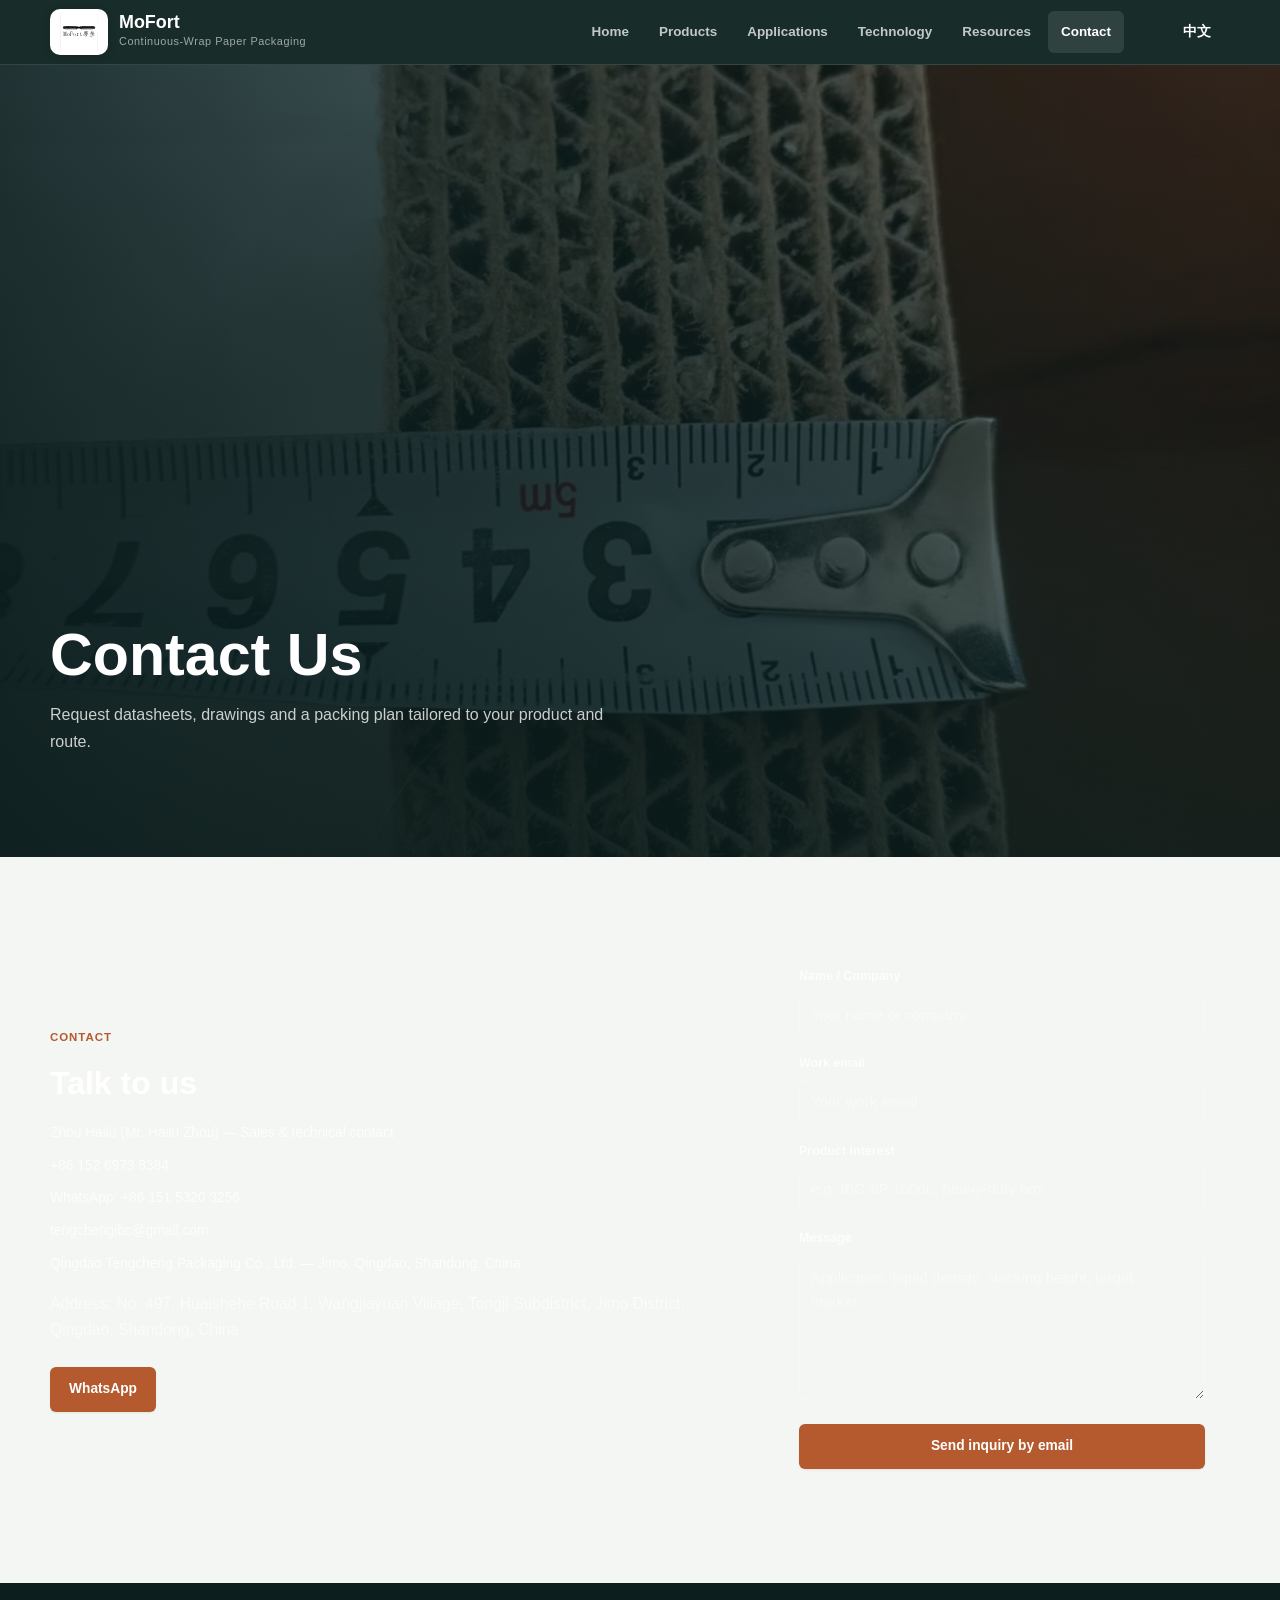
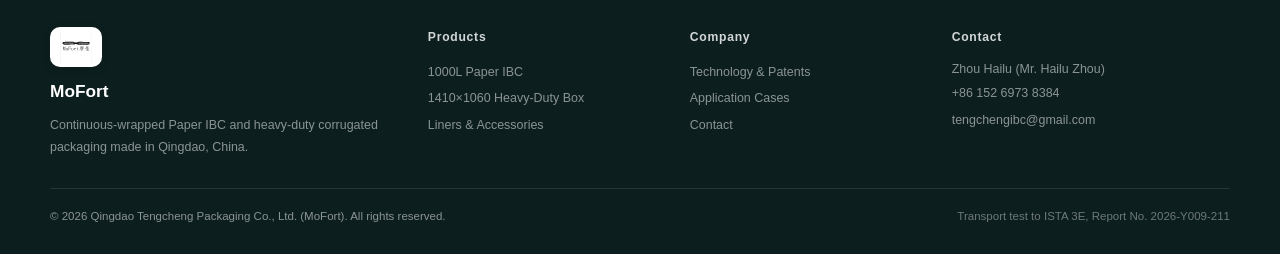
<file: en/contact.html>
<!doctype html>
<html lang="en">
<head>
<meta charset="utf-8">
<meta name="viewport" content="width=device-width, initial-scale=1">
<title>Contact | MoFort</title>
<meta name="description" content="Contact MoFort Paper IBC — Zhou Hailu, phone, WhatsApp and email inquiry.">
<link rel="stylesheet" href="../assets/css/style.css">
</head>
<body>
<header class="site-header">
  <div class="container">
    <a class="brand" href="index.html" aria-label="MoFort home">
      <img class="brand-logo" src="../assets/images/logo-mofort.svg" alt="MoFort Logo">
      <span>
        <span class="brand-name">MoFort</span>
        <span class="brand-sub">Continuous-Wrap Paper Packaging</span>
      </span>
    </a>
    <nav class="main-nav" aria-label="Main navigation">
      <a href="index.html">Home</a>
      <a href="products.html">Products</a>
      <a href="cases.html">Applications</a>
      <a href="technology.html">Technology</a>
      <a href="resources.html">Resources</a>
      <a href="contact.html" aria-current="page">Contact</a>
    </nav>
    <a class="btn btn--ghost nav-cta" href="../index.html">中文</a>
    <button class="icon-btn menu-toggle" type="button" data-menu-toggle aria-expanded="false" aria-label="Open navigation">
      <svg viewBox="0 0 24 24" fill="none" stroke="currentColor" stroke-width="2" stroke-linecap="round"><path d="M4 7h16M4 12h16M4 17h16"/></svg>
    </button>
  </div>
  <nav class="mobile-nav" data-mobile-nav aria-label="Mobile navigation">
    <a href="index.html">Home</a>
    <a href="products.html">Products</a>
    <a href="cases.html">Applications</a>
    <a href="technology.html">Technology</a>
    <a href="resources.html">Resources</a>
    <a href="contact.html">Contact</a>
    <a class="btn btn--primary" href="../index.html">中文</a>
  </nav>
</header>
<main>

<section class="hero hero--products">
  <div class="hero-inner">
    <h1>Contact Us</h1>
    <p>Request datasheets, drawings and a packing plan tailored to your product and route.</p>
  </div>
</section>

<section class="section section--paper" id="contact">
  <div class="container">
    <div class="contact-grid">
      <div>
        <span class="eyebrow">Contact</span>
        <h2>Talk to us</h2>
        <ul class="contact-list">
          <li><span>Zhou Hailu (Mr. Hailu Zhou) — Sales & technical contact</span></li>
          <li><span>+86 152 6973 8384</span></li>
          <li><span>WhatsApp: +86 151 5320 3256</span></li>
          <li><a href="mailto:tengchengibc@gmail.com" style="color:inherit;text-decoration:none">tengchengibc@gmail.com</a></li>
          <li><span>Qingdao Tengcheng Packaging Co., Ltd. — Jimo, Qingdao, Shandong, China</span></li>
        </ul>
        <p class="section-lead" style="margin-top:16px">Address: No. 497, Huaishehe Road 1, Wangjiayuan Village, Tongji Subdistrict, Jimo District, Qingdao, Shandong, China.</p>
        <a class="btn btn--primary" href="https://wa.me/8615153203256" target="_blank" rel="noopener">WhatsApp</a>
      </div>
      <form class="contact-form" data-contact-form>
        <div class="field"><label for="contact-company">Name / Company</label><input id="contact-company" name="name" type="text" placeholder="Your name or company"></div>
        <div class="field"><label for="contact-email">Work email</label><input id="contact-email" name="email" type="email" placeholder="Your work email"></div>
        <div class="field"><label for="contact-product">Product interest</label><input id="contact-product" name="product" placeholder="e.g. IBC-8P 1000L, heavy-duty box"></div>
        <div class="field"><label for="contact-message">Message</label><textarea id="contact-message" name="message" rows="5" placeholder="Application, liquid density, stacking height, target market..."></textarea></div>
        <button class="btn btn--primary" type="submit" style="width:100%">Send inquiry by email</button>
        <div class="field-hint" data-contact-status aria-live="polite"></div>
      </form>
    </div>
  </div>
</section>
</main>
<footer class="site-footer">
  <div class="container">
    <div class="footer-grid">
      <div>
        <img class="brand-logo footer-logo" src="../assets/images/logo-mofort.svg" alt="MoFort Logo">
        <div class="footer-brand">MoFort</div>
        <p>Continuous-wrapped Paper IBC and heavy-duty corrugated packaging made in Qingdao, China.</p>
      </div>
      <div>
        <h4>Products</h4>
        <a href="products.html#ibc">1000L Paper IBC</a>
        <a href="products.html#box">1410×1060 Heavy-Duty Box</a>
        <a href="products.html#options">Liners & Accessories</a>
      </div>
      <div>
        <h4>Company</h4>
        <a href="technology.html">Technology & Patents</a>
        <a href="cases.html">Application Cases</a>
        <a href="contact.html">Contact</a>
      </div>
      <div>
        <h4>Contact</h4>
        <p>Zhou Hailu (Mr. Hailu Zhou)</p>
        <a href="tel:+8615269738384">+86 152 6973 8384</a>
        <a href="mailto:tengchengibc@gmail.com">tengchengibc@gmail.com</a>
      </div>
    </div>
    <div class="footer-bottom">
      <span>&copy; <span data-year>2026</span> Qingdao Tengcheng Packaging Co., Ltd. (MoFort). All rights reserved.</span>
      <span class="source-note">Transport test to ISTA 3E, Report No. 2026-Y009-211</span>
    </div>
  </div>
</footer>
<script src="../assets/js/main.js"></script>
</body>
</html>
</file>
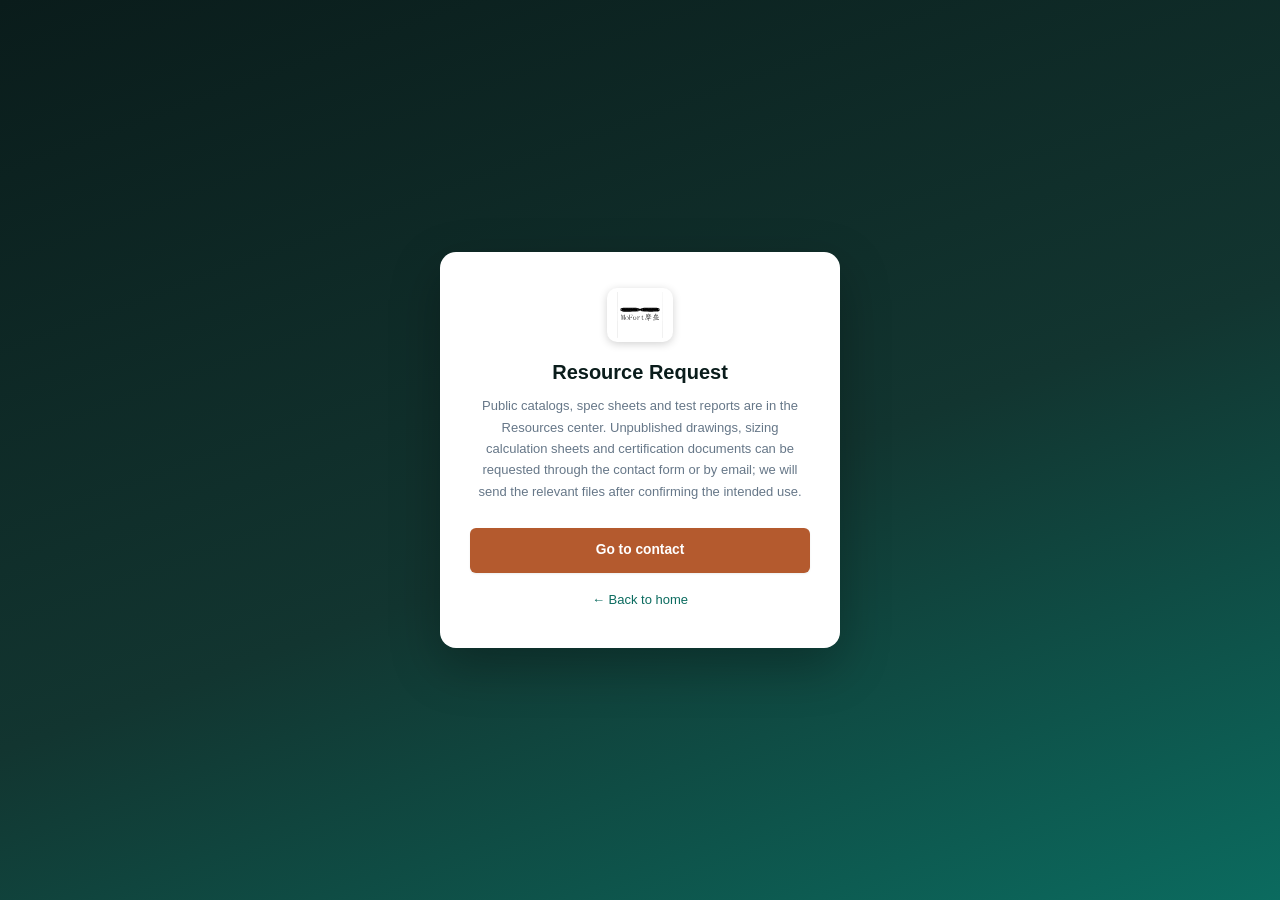
<file: en/login.html>
<!doctype html>
<html lang="en">
<head>
  <meta charset="utf-8">
  <meta name="viewport" content="width=device-width, initial-scale=1">
  <title>Resource Request | MoFort</title>
  <link rel="stylesheet" href="../assets/css/style.css">
  <style>
    .login-wrap { min-height: 100vh; display: flex; align-items: center; justify-content: center; padding: 24px; background: linear-gradient(160deg, #0a1c1b 0%, #123530 55%, #0b6b5f 100%); }
    .login-card { width: 100%; max-width: 400px; background: #fff; border-radius: 16px; padding: 36px 30px; box-shadow: 0 18px 50px rgba(0,0,0,.28); text-align: center; }
    .login-card .brand-logo { margin: 0 auto 14px; height: 54px; }
    .login-card h1 { font-size: 20px; margin: 0 0 6px; color: #0a1c1b; }
    .login-card p { font-size: 13px; color: #678; margin: 0 0 22px; }
    .login-card .btn { width: 100%; margin-top: 4px; }
    .login-back { display: inline-block; margin-top: 16px; font-size: 13px; color: #0b6b5f; }
  </style>
</head>
<body>
  <div class="login-wrap">
    <div class="login-card">
      <img class="brand-logo" src="../assets/images/logo-mofort.svg" alt="MoFort Logo">
      <h1>Resource Request</h1>
      <p>Public catalogs, spec sheets and test reports are in the Resources center. Unpublished drawings, sizing calculation sheets and certification documents can be requested through the contact form or by email; we will send the relevant files after confirming the intended use.</p>
      <a class="btn btn--primary" href="contact.html">Go to contact</a>
      <a class="login-back" href="index.html">← Back to home</a>
    </div>
  </div>
</body>
</html>
</file>
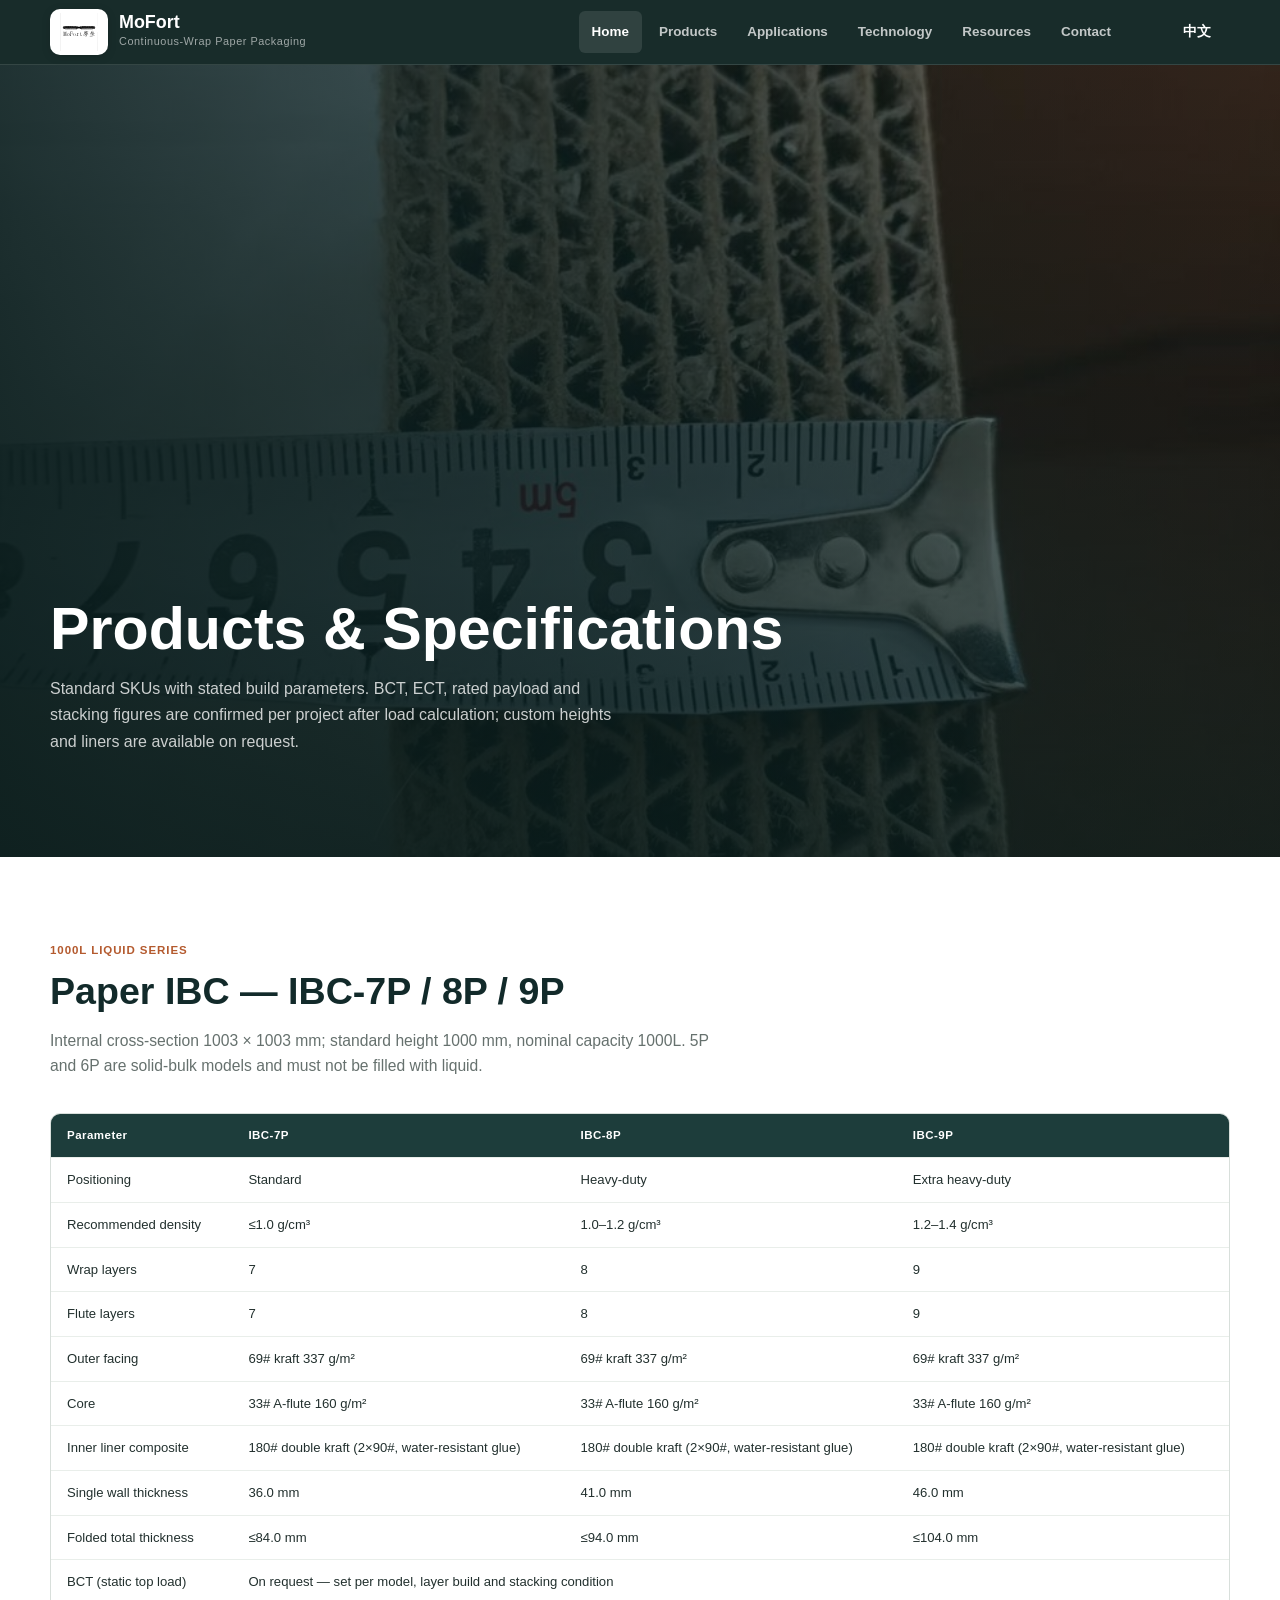
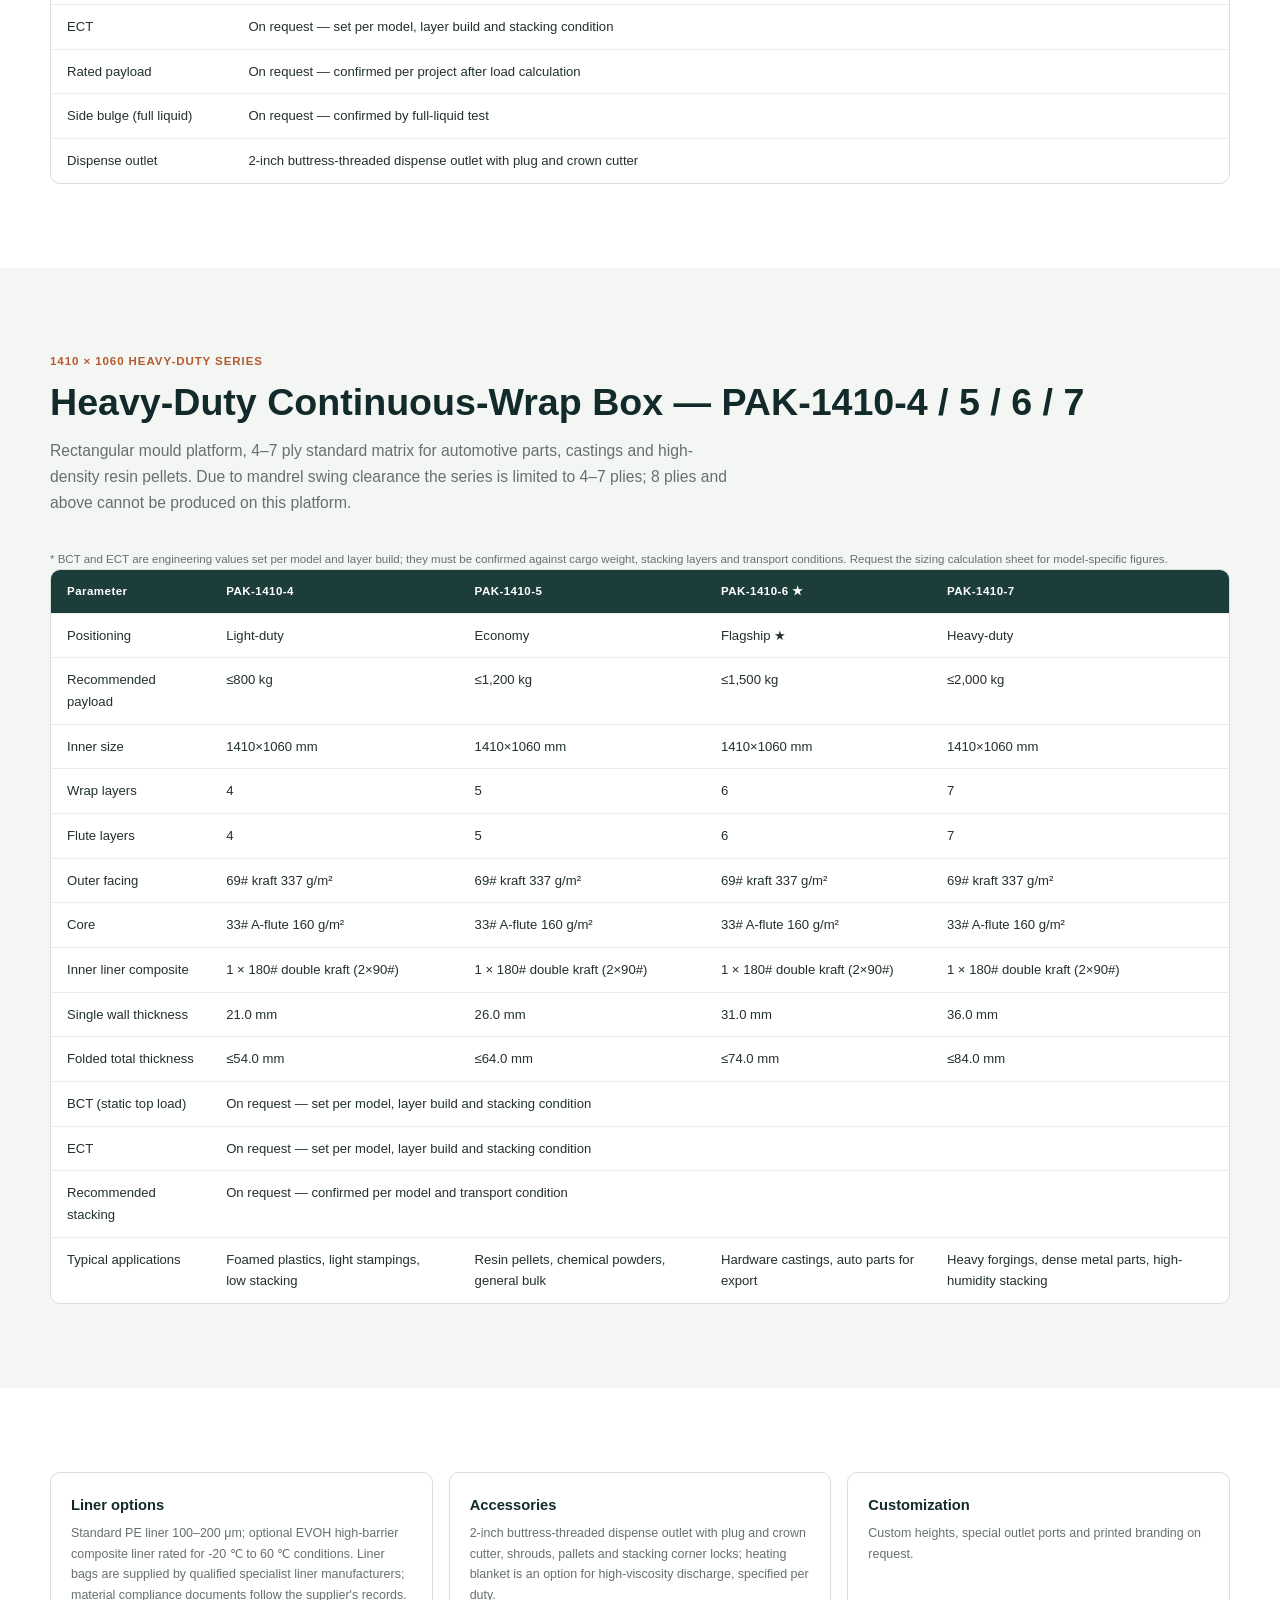
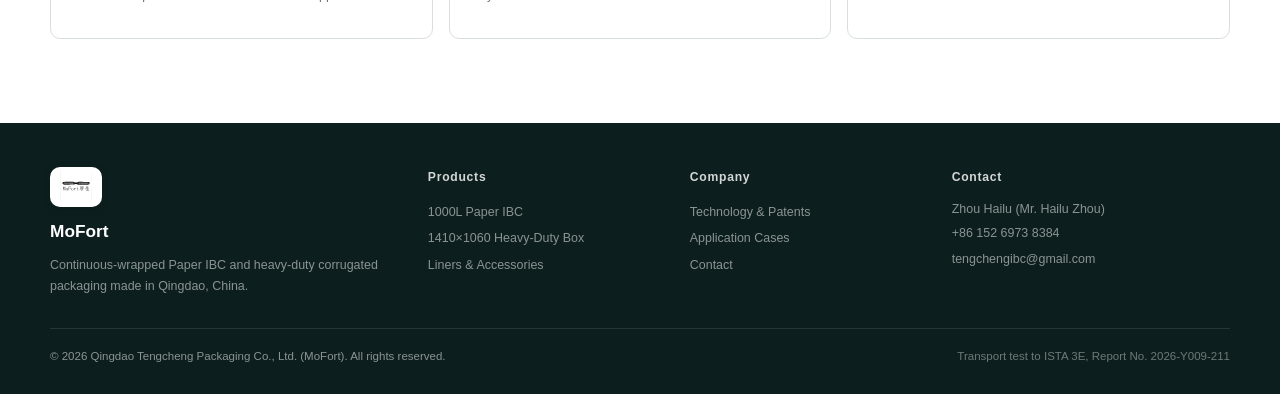
<file: en/products.html>
<!doctype html>
<html lang="en">
<head>
<meta charset="utf-8">
<meta name="viewport" content="width=device-width, initial-scale=1">
<title>Products | MoFort</title>
<meta name="description" content="1000L Paper IBC (IBC-7P/8P/9P) and 1410x1060 heavy-duty box (PAK-1410-4/5/6/7) specifications.">
<link rel="stylesheet" href="../assets/css/style.css">
</head>
<body>
<header class="site-header">
  <div class="container">
    <a class="brand" href="index.html" aria-label="MoFort home">
      <img class="brand-logo" src="../assets/images/logo-mofort.svg" alt="MoFort Logo">
      <span>
        <span class="brand-name">MoFort</span>
        <span class="brand-sub">Continuous-Wrap Paper Packaging</span>
      </span>
    </a>
    <nav class="main-nav" aria-label="Main navigation">
      <a href="index.html" aria-current="page">Home</a>
      <a href="products.html">Products</a>
      <a href="cases.html">Applications</a>
      <a href="technology.html">Technology</a>
      <a href="resources.html">Resources</a>
      <a href="contact.html">Contact</a>
    </nav>
    <a class="btn btn--ghost nav-cta" href="../index.html">中文</a>
    <button class="icon-btn menu-toggle" type="button" data-menu-toggle aria-expanded="false" aria-label="Open navigation">
      <svg viewBox="0 0 24 24" fill="none" stroke="currentColor" stroke-width="2" stroke-linecap="round"><path d="M4 7h16M4 12h16M4 17h16"/></svg>
    </button>
  </div>
  <nav class="mobile-nav" data-mobile-nav aria-label="Mobile navigation">
    <a href="index.html">Home</a>
    <a href="products.html">Products</a>
    <a href="cases.html">Applications</a>
    <a href="technology.html">Technology</a>
    <a href="resources.html">Resources</a>
    <a href="contact.html">Contact</a>
    <a class="btn btn--primary" href="../index.html">中文</a>
  </nav>
</header>
<main>

<section class="hero hero--products">
  <div class="hero-inner">
    <h1>Products &amp; Specifications</h1>
    <p>Standard SKUs with stated build parameters. BCT, ECT, rated payload and stacking figures are confirmed per project after load calculation; custom heights and liners are available on request.</p>
  </div>
</section>

<section class="section" id="ibc">
  <div class="container">
    <span class="eyebrow">1000L Liquid Series</span>
    <h2 class="section-title">Paper IBC — IBC-7P / 8P / 9P</h2>
    <p class="section-lead">Internal cross-section 1003 × 1003 mm; standard height 1000 mm, nominal capacity 1000L. 5P and 6P are solid-bulk models and must not be filled with liquid.</p>
<div class="data-table-wrap reveal"><table class="data-table"><thead><tr><th>Parameter</th><th>IBC-7P</th><th>IBC-8P</th><th>IBC-9P</th></tr></thead><tbody>
<tr><td>Positioning</td><td>Standard</td><td>Heavy-duty</td><td>Extra heavy-duty</td></tr>
<tr><td>Recommended density</td><td>&le;1.0 g/cm&sup3;</td><td>1.0&ndash;1.2 g/cm&sup3;</td><td>1.2&ndash;1.4 g/cm&sup3;</td></tr>
<tr><td>Wrap layers</td><td>7</td><td>8</td><td>9</td></tr>
<tr><td>Flute layers</td><td>7</td><td>8</td><td>9</td></tr>
<tr><td>Outer facing</td><td>69# kraft 337 g/m&sup2;</td><td>69# kraft 337 g/m&sup2;</td><td>69# kraft 337 g/m&sup2;</td></tr>
<tr><td>Core</td><td>33# A-flute 160 g/m&sup2;</td><td>33# A-flute 160 g/m&sup2;</td><td>33# A-flute 160 g/m&sup2;</td></tr>
<tr><td>Inner liner composite</td><td>180# double kraft (2&times;90#, water-resistant glue)</td><td>180# double kraft (2&times;90#, water-resistant glue)</td><td>180# double kraft (2&times;90#, water-resistant glue)</td></tr>
<tr><td>Single wall thickness</td><td>36.0 mm</td><td>41.0 mm</td><td>46.0 mm</td></tr>
<tr><td>Folded total thickness</td><td>&le;84.0 mm</td><td>&le;94.0 mm</td><td>&le;104.0 mm</td></tr>
<tr><td>BCT (static top load)</td><td colspan="3">On request — set per model, layer build and stacking condition</td></tr>
<tr><td>ECT</td><td colspan="3">On request — set per model, layer build and stacking condition</td></tr>
<tr><td>Rated payload</td><td colspan="3">On request — confirmed per project after load calculation</td></tr>
<tr><td>Side bulge (full liquid)</td><td colspan="3">On request — confirmed by full-liquid test</td></tr>
<tr><td>Dispense outlet</td><td colspan="3">2-inch buttress-threaded dispense outlet with plug and crown cutter</td></tr>
</tbody></table></div>
  </div>
</section>

<section class="section section--paper" id="box">
  <div class="container">
    <span class="eyebrow">1410 &times; 1060 Heavy-Duty Series</span>
    <h2 class="section-title">Heavy-Duty Continuous-Wrap Box — PAK-1410-4 / 5 / 6 / 7</h2>
    <p class="section-lead">Rectangular mould platform, 4–7 ply standard matrix for automotive parts, castings and high-density resin pellets. Due to mandrel swing clearance the series is limited to 4–7 plies; 8 plies and above cannot be produced on this platform.</p>
    <p class="field-hint" style="margin:6px 0 0">* BCT and ECT are engineering values set per model and layer build; they must be confirmed against cargo weight, stacking layers and transport conditions. Request the sizing calculation sheet for model-specific figures.</p>
<div class="data-table-wrap reveal"><table class="data-table"><thead><tr><th>Parameter</th><th>PAK-1410-4</th><th>PAK-1410-5</th><th>PAK-1410-6 &#9733;</th><th>PAK-1410-7</th></tr></thead><tbody><tr><td>Positioning</td><td>Light-duty</td><td>Economy</td><td>Flagship &#9733;</td><td>Heavy-duty</td></tr><tr><td>Recommended payload</td><td>&le;800 kg</td><td>&le;1,200 kg</td><td>&le;1,500 kg</td><td>&le;2,000 kg</td></tr><tr><td>Inner size</td><td>1410&times;1060 mm</td><td>1410&times;1060 mm</td><td>1410&times;1060 mm</td><td>1410&times;1060 mm</td></tr><tr><td>Wrap layers</td><td>4</td><td>5</td><td>6</td><td>7</td></tr>
<tr><td>Flute layers</td><td>4</td><td>5</td><td>6</td><td>7</td></tr>
<tr><td>Outer facing</td><td>69# kraft 337 g/m&sup2;</td><td>69# kraft 337 g/m&sup2;</td><td>69# kraft 337 g/m&sup2;</td><td>69# kraft 337 g/m&sup2;</td></tr>
<tr><td>Core</td><td>33# A-flute 160 g/m&sup2;</td><td>33# A-flute 160 g/m&sup2;</td><td>33# A-flute 160 g/m&sup2;</td><td>33# A-flute 160 g/m&sup2;</td></tr>
<tr><td>Inner liner composite</td><td>1 &times; 180# double kraft (2&times;90#)</td><td>1 &times; 180# double kraft (2&times;90#)</td><td>1 &times; 180# double kraft (2&times;90#)</td><td>1 &times; 180# double kraft (2&times;90#)</td></tr>
<tr><td>Single wall thickness</td><td>21.0 mm</td><td>26.0 mm</td><td>31.0 mm</td><td>36.0 mm</td></tr>
<tr><td>Folded total thickness</td><td>&le;54.0 mm</td><td>&le;64.0 mm</td><td>&le;74.0 mm</td><td>&le;84.0 mm</td></tr>
<tr><td>BCT (static top load)</td><td colspan="4">On request — set per model, layer build and stacking condition</td></tr>
<tr><td>ECT</td><td colspan="4">On request — set per model, layer build and stacking condition</td></tr>
<tr><td>Recommended stacking</td><td colspan="4">On request — confirmed per model and transport condition</td></tr>
<tr><td>Typical applications</td><td>Foamed plastics, light stampings, low stacking</td><td>Resin pellets, chemical powders, general bulk</td><td>Hardware castings, auto parts for export</td><td>Heavy forgings, dense metal parts, high-humidity stacking</td></tr></tbody></table></div>
  </div>
</section>

<section class="section" id="options">
  <div class="container">
    <div class="source-grid reveal">
      <div class="source-card"><h3>Liner options</h3><p>Standard PE liner 100–200 μm; optional EVOH high-barrier composite liner rated for -20 ℃ to 60 ℃ conditions. Liner bags are supplied by qualified specialist liner manufacturers; material compliance documents follow the supplier's records.</p></div>
      <div class="source-card"><h3>Accessories</h3><p>2-inch buttress-threaded dispense outlet with plug and crown cutter, shrouds, pallets and stacking corner locks; heating blanket is an option for high-viscosity discharge, specified per duty.</p></div>
      <div class="source-card"><h3>Customization</h3><p>Custom heights, special outlet ports and printed branding on request.</p></div>
    </div>
  </div>
</section>
</main>
<footer class="site-footer">
  <div class="container">
    <div class="footer-grid">
      <div>
        <img class="brand-logo footer-logo" src="../assets/images/logo-mofort.svg" alt="MoFort Logo">
        <div class="footer-brand">MoFort</div>
        <p>Continuous-wrapped Paper IBC and heavy-duty corrugated packaging made in Qingdao, China.</p>
      </div>
      <div>
        <h4>Products</h4>
        <a href="products.html#ibc">1000L Paper IBC</a>
        <a href="products.html#box">1410×1060 Heavy-Duty Box</a>
        <a href="products.html#options">Liners & Accessories</a>
      </div>
      <div>
        <h4>Company</h4>
        <a href="technology.html">Technology & Patents</a>
        <a href="cases.html">Application Cases</a>
        <a href="contact.html">Contact</a>
      </div>
      <div>
        <h4>Contact</h4>
        <p>Zhou Hailu (Mr. Hailu Zhou)</p>
        <a href="tel:+8615269738384">+86 152 6973 8384</a>
        <a href="mailto:tengchengibc@gmail.com">tengchengibc@gmail.com</a>
      </div>
    </div>
    <div class="footer-bottom">
      <span>&copy; <span data-year>2026</span> Qingdao Tengcheng Packaging Co., Ltd. (MoFort). All rights reserved.</span>
      <span class="source-note">Transport test to ISTA 3E, Report No. 2026-Y009-211</span>
    </div>
  </div>
</footer>
<script src="../assets/js/main.js"></script>
</body>
</html>
</file>
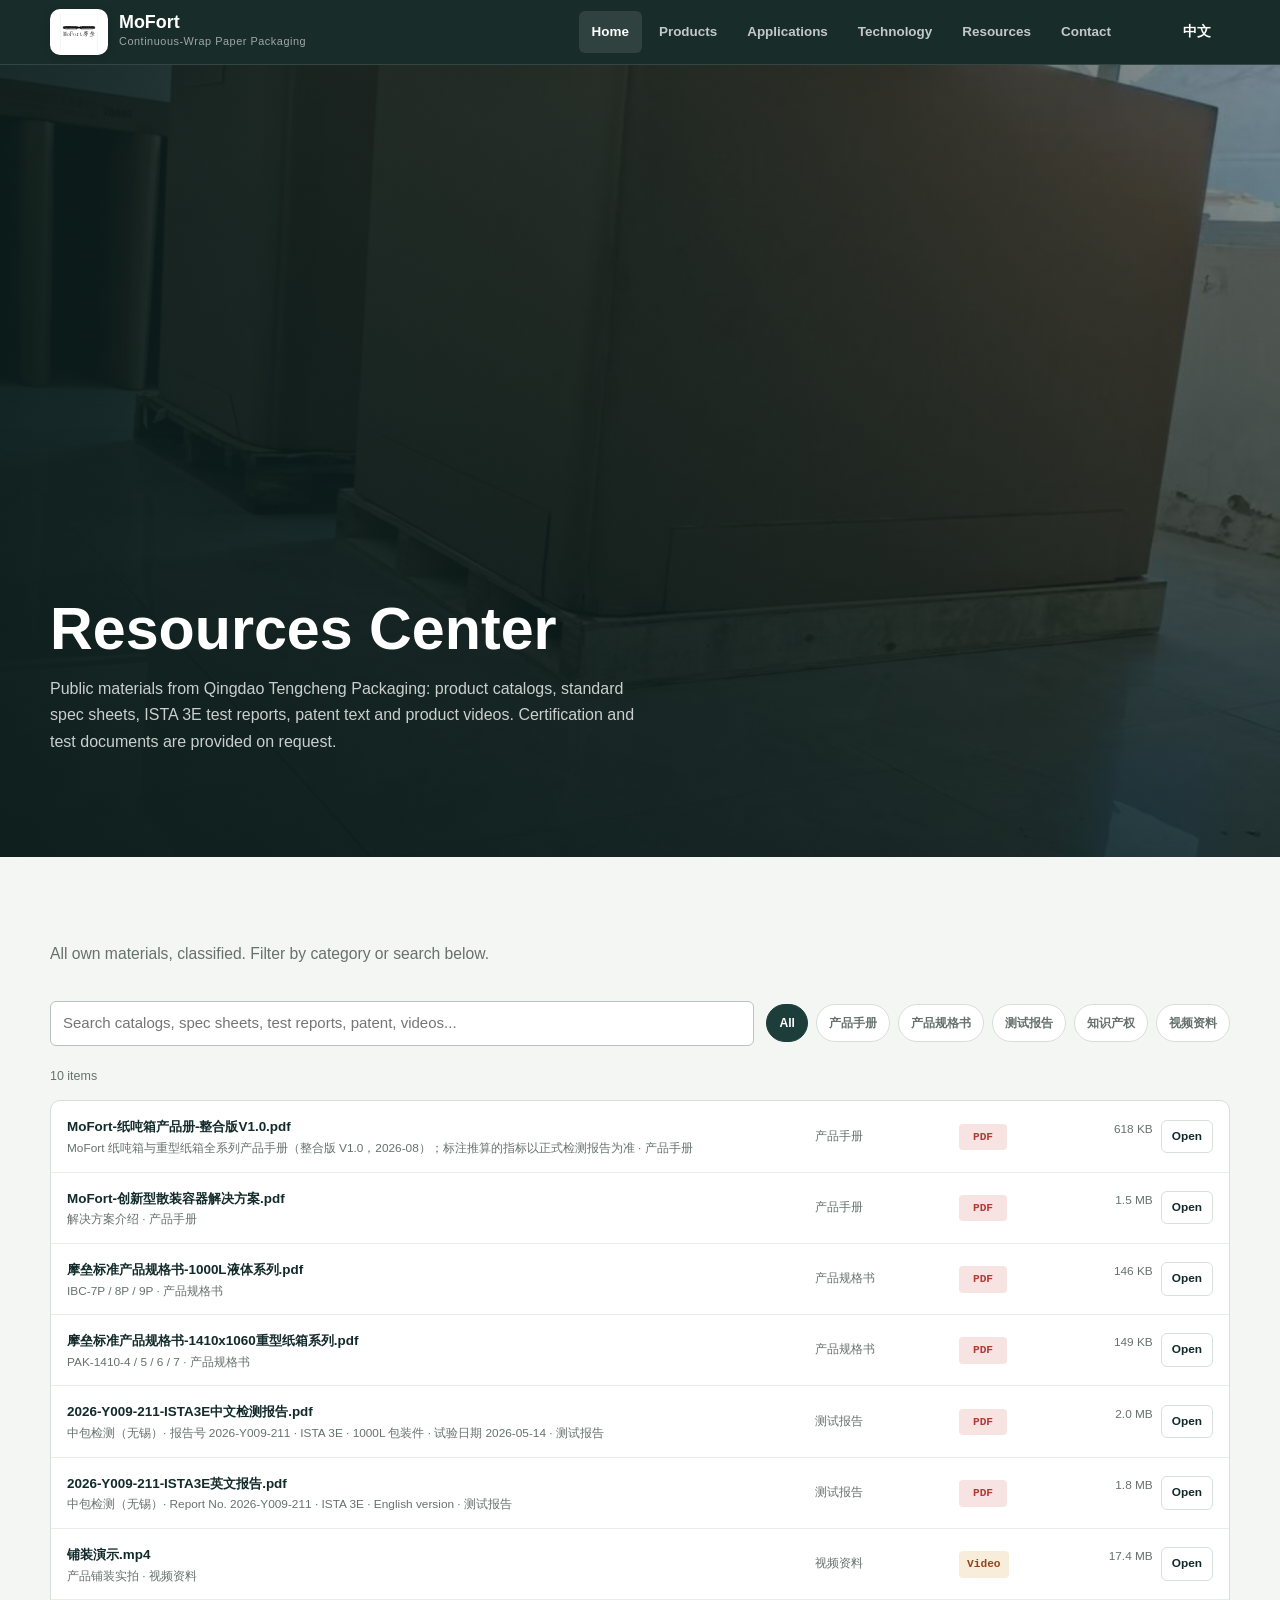
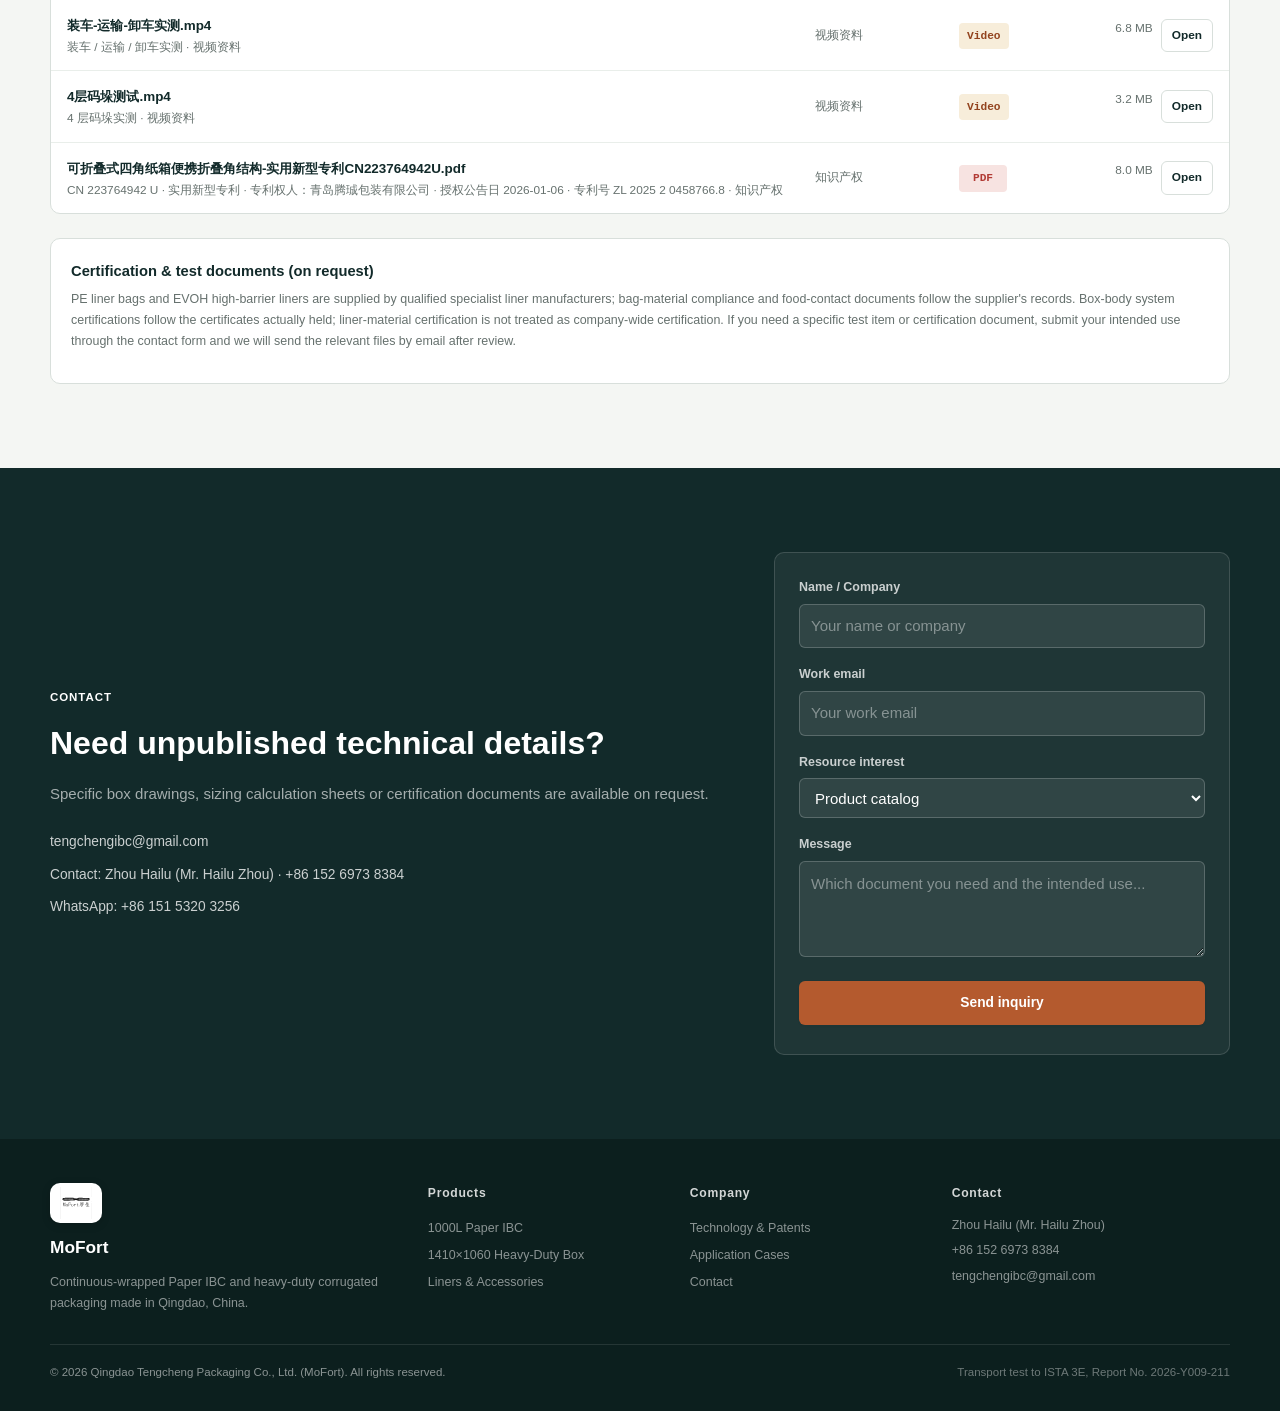
<file: en/resources.html>
<!doctype html>
<html lang="en">
<head>
<meta charset="utf-8">
<meta name="viewport" content="width=device-width, initial-scale=1">
<title>Resources | MoFort</title>
<meta name="description" content="MoFort resource center: product catalogs, standard spec sheets, ISTA 3E test reports, patent text and product videos.">
<link rel="stylesheet" href="../assets/css/style.css">
</head>
<body>

<header class="site-header">
  <div class="container">
    <a class="brand" href="index.html" aria-label="MoFort home">
      <img class="brand-logo" src="../assets/images/logo-mofort.svg" alt="MoFort Logo">
      <span>
        <span class="brand-name">MoFort</span>
        <span class="brand-sub">Continuous-Wrap Paper Packaging</span>
      </span>
    </a>
    <nav class="main-nav" aria-label="Main navigation">
      <a href="index.html" aria-current="page">Home</a>
      <a href="products.html">Products</a>
      <a href="cases.html">Applications</a>
      <a href="technology.html">Technology</a>
      <a href="resources.html">Resources</a>
      <a href="contact.html">Contact</a>
    </nav>
    <a class="btn btn--ghost nav-cta" href="../index.html">中文</a>
    <button class="icon-btn menu-toggle" type="button" data-menu-toggle aria-expanded="false" aria-label="Open navigation">
      <svg viewBox="0 0 24 24" fill="none" stroke="currentColor" stroke-width="2" stroke-linecap="round"><path d="M4 7h16M4 12h16M4 17h16"/></svg>
    </button>
  </div>
  <nav class="mobile-nav" data-mobile-nav aria-label="Mobile navigation">
    <a href="index.html">Home</a>
    <a href="products.html">Products</a>
    <a href="cases.html">Applications</a>
    <a href="technology.html">Technology</a>
    <a href="resources.html">Resources</a>
    <a href="contact.html">Contact</a>
    <a class="btn btn--primary" href="../index.html">中文</a>
  </nav>
</header>
<main>

<section class="hero hero--resources">
  <div class="hero-inner">
    <h1>Resources Center</h1>
    <p>Public materials from Qingdao Tengcheng Packaging: product catalogs, standard spec sheets, ISTA 3E test reports, patent text and product videos. Certification and test documents are provided on request.</p>
  </div>
</section>

<section class="section section--paper" data-resource-page>
  <div class="container">
    <p class="section-lead">All own materials, classified. Filter by category or search below.</p>
    <div class="resource-toolbar">
      <input class="resource-search" type="search" placeholder="Search catalogs, spec sheets, test reports, patent, videos..." data-resource-search aria-label="Search resources">
      <div class="filter-group" data-resource-filters role="group" aria-label="Resource categories"></div>
    </div>
    <div class="resource-count" data-resource-count></div>
    <div class="resource-list" data-resource-list></div>

    <div class="source-card" style="margin-top:24px">
      <h3>Certification & test documents (on request)</h3>
      <p>PE liner bags and EVOH high-barrier liners are supplied by qualified specialist liner manufacturers; bag-material compliance and food-contact documents follow the supplier's records. Box-body system certifications follow the certificates actually held; liner-material certification is not treated as company-wide certification. If you need a specific test item or certification document, submit your intended use through the contact form and we will send the relevant files by email after review.</p>
    </div>
  </div>
</section>

<section class="section section--ink" id="contact">
  <div class="container">
    <div class="contact-grid">
      <div>
        <span class="eyebrow">Contact</span>
        <h2>Need unpublished technical details?</h2>
        <p>Specific box drawings, sizing calculation sheets or certification documents are available on request.</p>
        <ul class="contact-list">
          <li><a href="mailto:tengchengibc@gmail.com" style="color:inherit;text-decoration:none">tengchengibc@gmail.com</a></li>
          <li><span>Contact: Zhou Hailu (Mr. Hailu Zhou) · +86 152 6973 8384</span></li>
          <li><span>WhatsApp: +86 151 5320 3256</span></li>
        </ul>
      </div>
      <form class="contact-form" data-contact-form>
        <div class="field"><label for="contact-company">Name / Company</label><input id="contact-company" type="text" placeholder="Your name or company"></div>
        <div class="field"><label for="contact-email">Work email</label><input id="contact-email" type="email" placeholder="Your work email"></div>
        <div class="field"><label for="contact-product">Resource interest</label>
          <select id="contact-product">
            <option>Product catalog</option>
            <option>Spec sheet</option>
            <option>Transport test report</option>
            <option>Drawings / sizing calculation</option>
            <option>Certification & test documents</option>
            <option>All resources</option>
          </select>
        </div>
        <div class="field"><label for="contact-message">Message</label><textarea id="contact-message" placeholder="Which document you need and the intended use..."></textarea></div>
        <button class="btn btn--primary" type="submit" style="width:100%">Send inquiry</button>
        <div class="field-hint" data-contact-status aria-live="polite"></div>
      </form>
    </div>
  </div>
</section>
</main>
<footer class="site-footer">
  <div class="container">
    <div class="footer-grid">
      <div>
        <img class="brand-logo footer-logo" src="../assets/images/logo-mofort.svg" alt="MoFort Logo">
        <div class="footer-brand">MoFort</div>
        <p>Continuous-wrapped Paper IBC and heavy-duty corrugated packaging made in Qingdao, China.</p>
      </div>
      <div>
        <h4>Products</h4>
        <a href="products.html#ibc">1000L Paper IBC</a>
        <a href="products.html#box">1410×1060 Heavy-Duty Box</a>
        <a href="products.html#options">Liners & Accessories</a>
      </div>
      <div>
        <h4>Company</h4>
        <a href="technology.html">Technology & Patents</a>
        <a href="cases.html">Application Cases</a>
        <a href="contact.html">Contact</a>
      </div>
      <div>
        <h4>Contact</h4>
        <p>Zhou Hailu (Mr. Hailu Zhou)</p>
        <a href="tel:+8615269738384">+86 152 6973 8384</a>
        <a href="mailto:tengchengibc@gmail.com">tengchengibc@gmail.com</a>
      </div>
    </div>
    <div class="footer-bottom">
      <span>&copy; <span data-year>2026</span> Qingdao Tengcheng Packaging Co., Ltd. (MoFort). All rights reserved.</span>
      <span class="source-note">Transport test to ISTA 3E, Report No. 2026-Y009-211</span>
    </div>
  </div>
</footer>
<script src="../assets/js/resources-data.js"></script>
<script src="../assets/js/main.js"></script>
</body>
</html>
</file>
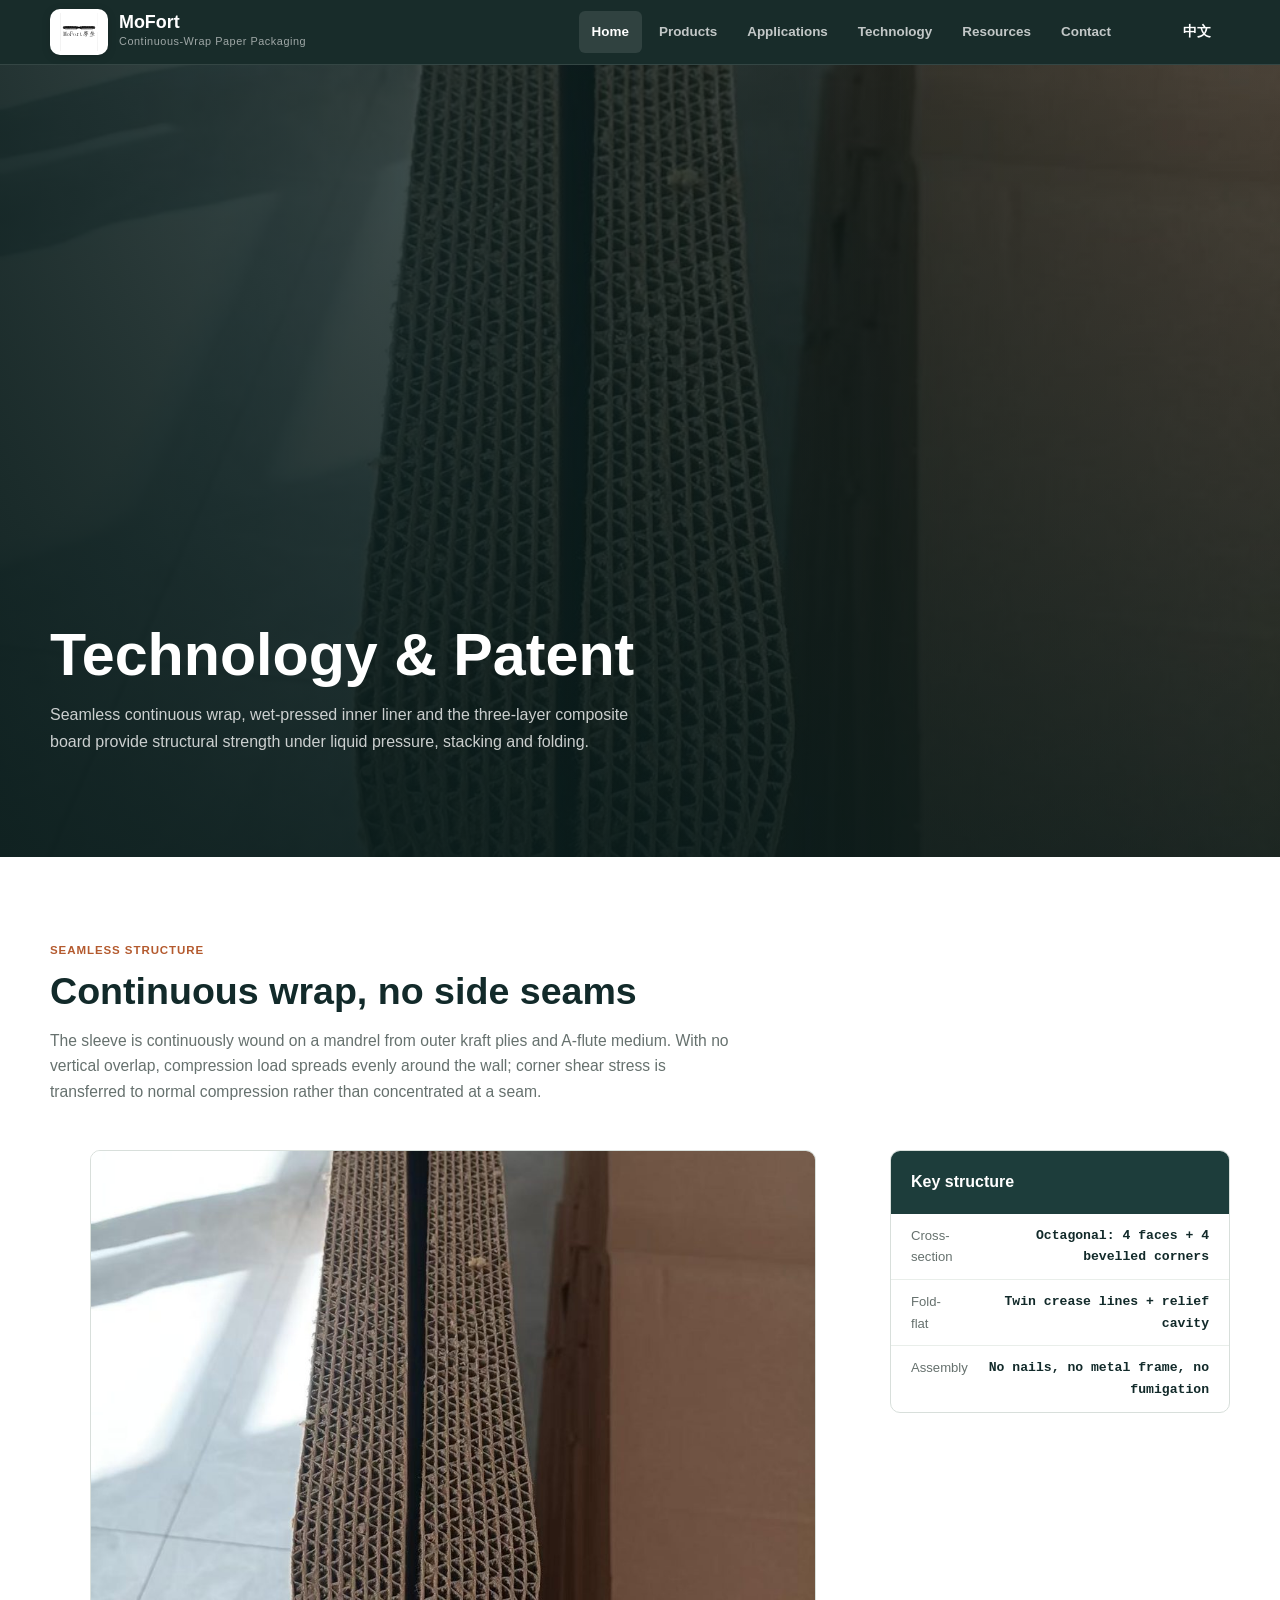
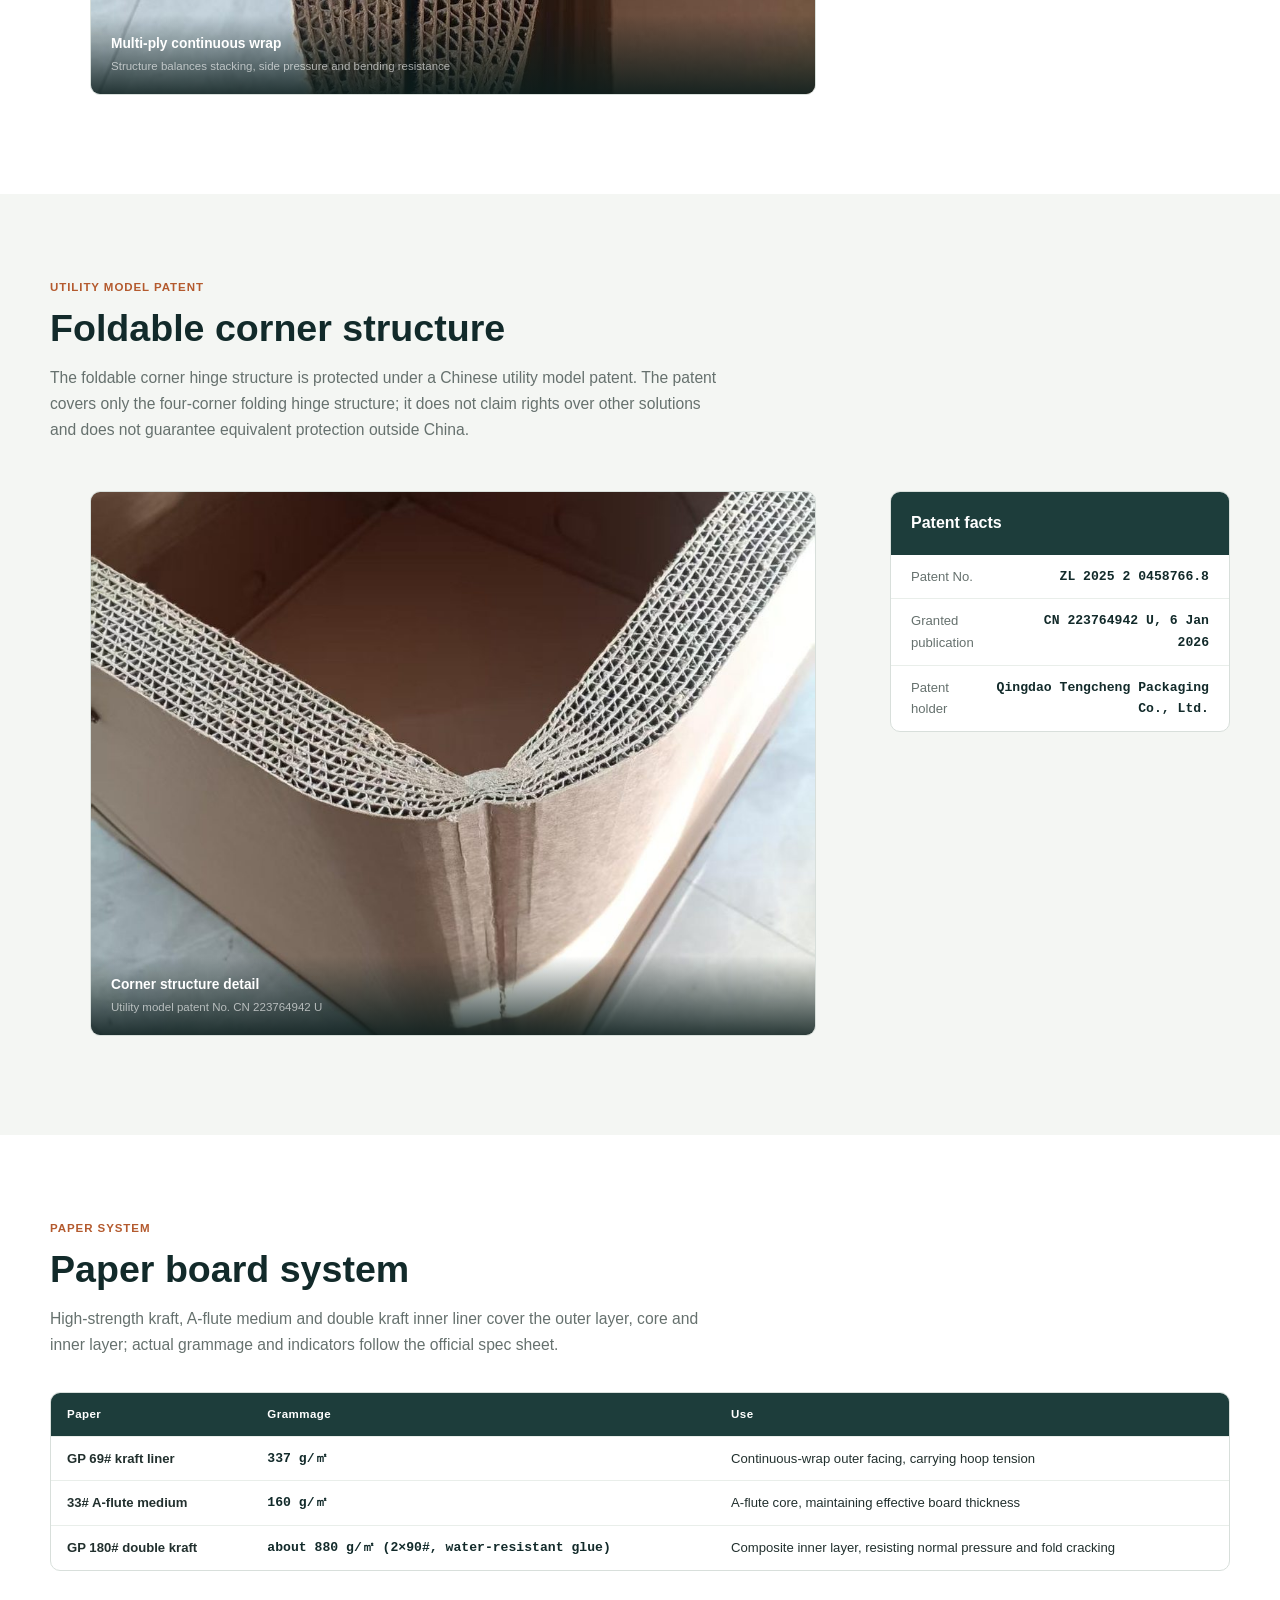
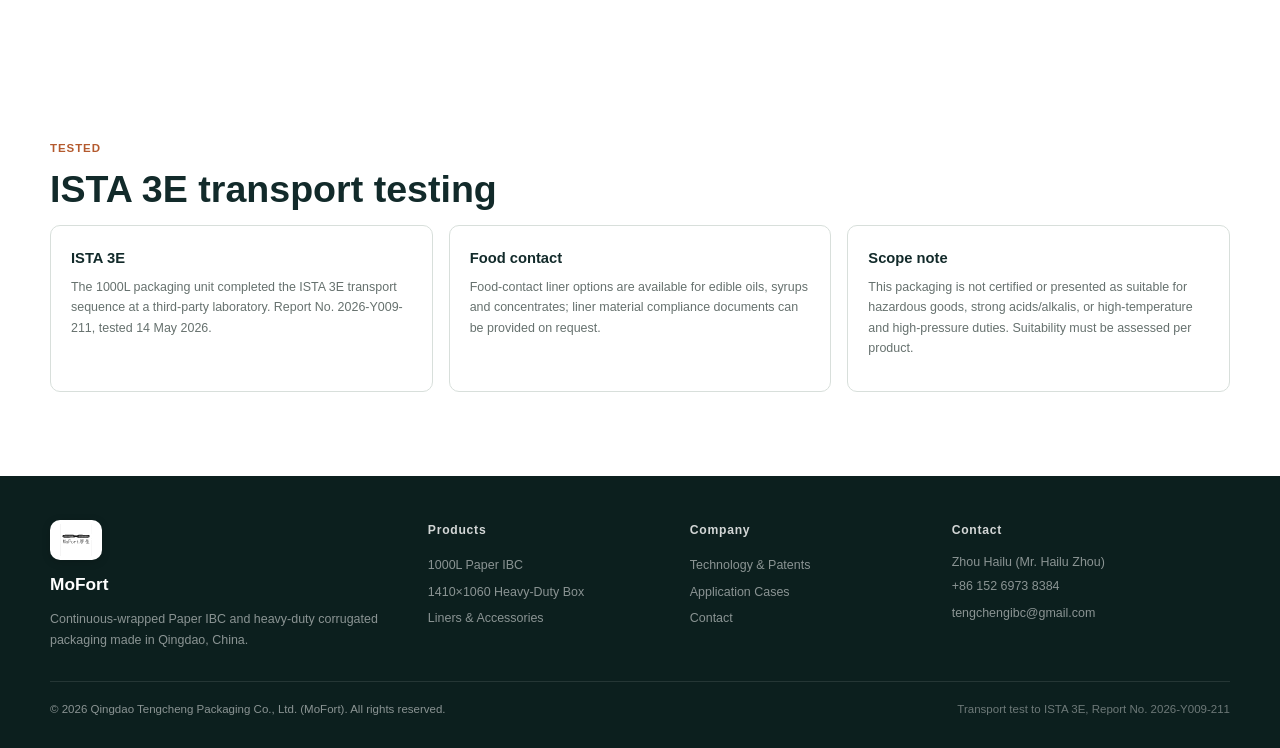
<file: en/technology.html>
<!doctype html>
<html lang="en">
<head>
<meta charset="utf-8">
<meta name="viewport" content="width=device-width, initial-scale=1">
<title>Technology | MoFort</title>
<meta name="description" content="Seamless continuous wrap, wet-pressed inner liner and the utility-model foldable corner structure CN 223764942 U; ISTA 3E transport test Report No. 2026-Y009-211.">
<link rel="stylesheet" href="../assets/css/style.css">
</head>
<body>
<header class="site-header">
  <div class="container">
    <a class="brand" href="index.html" aria-label="MoFort home">
      <img class="brand-logo" src="../assets/images/logo-mofort.svg" alt="MoFort Logo">
      <span>
        <span class="brand-name">MoFort</span>
        <span class="brand-sub">Continuous-Wrap Paper Packaging</span>
      </span>
    </a>
    <nav class="main-nav" aria-label="Main navigation">
      <a href="index.html" aria-current="page">Home</a>
      <a href="products.html">Products</a>
      <a href="cases.html">Applications</a>
      <a href="technology.html">Technology</a>
      <a href="resources.html">Resources</a>
      <a href="contact.html">Contact</a>
    </nav>
    <a class="btn btn--ghost nav-cta" href="../index.html">中文</a>
    <button class="icon-btn menu-toggle" type="button" data-menu-toggle aria-expanded="false" aria-label="Open navigation">
      <svg viewBox="0 0 24 24" fill="none" stroke="currentColor" stroke-width="2" stroke-linecap="round"><path d="M4 7h16M4 12h16M4 17h16"/></svg>
    </button>
  </div>
  <nav class="mobile-nav" data-mobile-nav aria-label="Mobile navigation">
    <a href="index.html">Home</a>
    <a href="products.html">Products</a>
    <a href="cases.html">Applications</a>
    <a href="technology.html">Technology</a>
    <a href="resources.html">Resources</a>
    <a href="contact.html">Contact</a>
    <a class="btn btn--primary" href="../index.html">中文</a>
  </nav>
</header>
<main>

<section class="hero hero--technology">
  <div class="hero-inner">
    <h1>Technology &amp; Patent</h1>
    <p>Seamless continuous wrap, wet-pressed inner liner and the three-layer composite board provide structural strength under liquid pressure, stacking and folding.</p>
  </div>
</section>

<section class="section" id="process">
  <div class="container">
    <div class="section-head">
      <div>
        <span class="eyebrow">Seamless structure</span>
        <h2 class="section-title">Continuous wrap, no side seams</h2>
        <p class="section-lead">The sleeve is continuously wound on a mandrel from outer kraft plies and A-flute medium. With no vertical overlap, compression load spreads evenly around the wall; corner shear stress is transferred to normal compression rather than concentrated at a seam.</p>
      </div>
    </div>
    <div class="product-layout reveal">
      <figure class="product-visual">
        <img src="../assets/images/tech-benefits.jpg" alt="Multi-ply wrap structure">
        <figcaption class="product-visual-caption">Multi-ply continuous wrap<small>Structure balances stacking, side pressure and bending resistance</small></figcaption>
      </figure>
      <dl class="product-summary">
        <div class="product-summary-header"><h3>Key structure</h3></div>
        <div class="product-summary-row"><dt>Cross-section</dt><dd>Octagonal: 4 faces + 4 bevelled corners</dd></div>
        <div class="product-summary-row"><dt>Fold-flat</dt><dd>Twin crease lines + relief cavity</dd></div>
        <div class="product-summary-row"><dt>Assembly</dt><dd>No nails, no metal frame, no fumigation</dd></div>
      </dl>
    </div>
  </div>
</section>

<section class="section section--paper" id="patent">
  <div class="container">
    <span class="eyebrow">Utility model patent</span>
    <h2 class="section-title">Foldable corner structure</h2>
    <p class="section-lead">The foldable corner hinge structure is protected under a Chinese utility model patent. The patent covers only the four-corner folding hinge structure; it does not claim rights over other solutions and does not guarantee equivalent protection outside China.</p>
    <div class="product-layout reveal">
      <figure class="product-visual">
        <img src="../assets/images/prod-ibc-6s.jpg" alt="Corner structure detail">
        <figcaption class="product-visual-caption">Corner structure detail<small>Utility model patent No. CN 223764942 U</small></figcaption>
      </figure>
      <dl class="product-summary">
        <div class="product-summary-header"><h3>Patent facts</h3></div>
        <div class="product-summary-row"><dt>Patent No.</dt><dd>ZL 2025 2 0458766.8</dd></div>
        <div class="product-summary-row"><dt>Granted publication</dt><dd>CN 223764942 U, 6 Jan 2026</dd></div>
        <div class="product-summary-row"><dt>Patent holder</dt><dd>Qingdao Tengcheng Packaging Co., Ltd.</dd></div>
      </dl>
    </div>
  </div>
</section>

<section class="section" id="materials">
  <div class="container">
    <span class="eyebrow">Paper system</span>
    <h2 class="section-title">Paper board system</h2>
    <p class="section-lead">High-strength kraft, A-flute medium and double kraft inner liner cover the outer layer, core and inner layer; actual grammage and indicators follow the official spec sheet.</p>
    <div class="data-table-wrap reveal">
      <table class="data-table">
        <thead><tr><th>Paper</th><th>Grammage</th><th>Use</th></tr></thead>
        <tbody>
          <tr><td><strong>GP 69# kraft liner</strong></td><td class="num">337 g/㎡</td><td>Continuous-wrap outer facing, carrying hoop tension</td></tr>
          <tr><td><strong>33# A-flute medium</strong></td><td class="num">160 g/㎡</td><td>A-flute core, maintaining effective board thickness</td></tr>
          <tr><td><strong>GP 180# double kraft</strong></td><td class="num">about 880 g/㎡ (2×90#, water-resistant glue)</td><td>Composite inner layer, resisting normal pressure and fold cracking</td></tr>
        </tbody>
      </table>
    </div>
  </div>
</section>

<section class="section" id="machine">
  <div class="container">
    <span class="eyebrow">Tested</span>
    <h2 class="section-title">ISTA 3E transport testing</h2>
    <div class="source-grid reveal">
      <div class="source-card"><h3>ISTA 3E</h3><p>The 1000L packaging unit completed the ISTA 3E transport sequence at a third-party laboratory. Report No. 2026-Y009-211, tested 14 May 2026.</p></div>
      <div class="source-card"><h3>Food contact</h3><p>Food-contact liner options are available for edible oils, syrups and concentrates; liner material compliance documents can be provided on request.</p></div>
      <div class="source-card"><h3>Scope note</h3><p>This packaging is not certified or presented as suitable for hazardous goods, strong acids/alkalis, or high-temperature and high-pressure duties. Suitability must be assessed per product.</p></div>
    </div>
  </div>
</section>
</main>
<footer class="site-footer">
  <div class="container">
    <div class="footer-grid">
      <div>
        <img class="brand-logo footer-logo" src="../assets/images/logo-mofort.svg" alt="MoFort Logo">
        <div class="footer-brand">MoFort</div>
        <p>Continuous-wrapped Paper IBC and heavy-duty corrugated packaging made in Qingdao, China.</p>
      </div>
      <div>
        <h4>Products</h4>
        <a href="products.html#ibc">1000L Paper IBC</a>
        <a href="products.html#box">1410×1060 Heavy-Duty Box</a>
        <a href="products.html#options">Liners & Accessories</a>
      </div>
      <div>
        <h4>Company</h4>
        <a href="technology.html">Technology & Patents</a>
        <a href="cases.html">Application Cases</a>
        <a href="contact.html">Contact</a>
      </div>
      <div>
        <h4>Contact</h4>
        <p>Zhou Hailu (Mr. Hailu Zhou)</p>
        <a href="tel:+8615269738384">+86 152 6973 8384</a>
        <a href="mailto:tengchengibc@gmail.com">tengchengibc@gmail.com</a>
      </div>
    </div>
    <div class="footer-bottom">
      <span>&copy; <span data-year>2026</span> Qingdao Tengcheng Packaging Co., Ltd. (MoFort). All rights reserved.</span>
      <span class="source-note">Transport test to ISTA 3E, Report No. 2026-Y009-211</span>
    </div>
  </div>
</footer>
<script src="../assets/js/main.js"></script>
</body>
</html>
</file>
<file: assets/css/style.css>
:root {
  --ink: #122a2a;
  --ink-2: #1d3d3b;
  --paper: #ffffff;
  --paper-2: #f4f6f3;
  --paper-3: #e9eeea;
  --text: #22302e;
  --muted: #66716e;
  --line: #d8dfdb;
  --line-dark: #b7c3be;
  --copper: #b45a2e;
  --copper-dark: #93441f;
  --green: #2e7d5a;
  --green-light: #dceee4;
  --amber: #d89b2b;
  --amber-light: #f7edda;
  --blue: #3f6f8f;
  --blue-light: #e1edf4;
  --red: #b23b35;
  --red-light: #f7e3e1;
  --white: #fff;
  --shadow-sm: 0 1px 2px rgba(16, 39, 36, .08);
  --shadow-md: 0 12px 30px rgba(16, 39, 36, .1);
  --radius: 6px;
  --radius-lg: 10px;
  --max-w: 1180px;
  --font: "Segoe UI", "PingFang SC", "Microsoft YaHei", "Noto Sans SC", sans-serif;
  --mono: "Cascadia Mono", "SFMono-Regular", Consolas, monospace;
}

*,
*::before,
*::after {
  box-sizing: border-box;
}

html {
  scroll-behavior: smooth;
  font-size: 16px;
}

body {
  margin: 0;
  color: var(--text);
  background: var(--paper);
  font-family: var(--font);
  font-size: 15px;
  line-height: 1.65;
  -webkit-font-smoothing: antialiased;
}

a {
  color: inherit;
  text-decoration: none;
}

button,
input,
select,
textarea {
  font: inherit;
}

img {
  display: block;
  max-width: 100%;
}

.container {
  width: min(var(--max-w), 100% - 48px);
  margin-inline: auto;
}

.section {
  padding: 84px 0;
}

.section--paper {
  background: var(--paper-2);
}

.section--ink {
  background: var(--ink);
  color: #e8efec;
}

.section--ink .eyebrow,
.section--ink .section-title {
  color: var(--white);
}

.section--ink .section-lead {
  color: rgba(255, 255, 255, .68);
}

.eyebrow {
  display: block;
  color: var(--copper);
  font-size: .72rem;
  font-weight: 700;
  letter-spacing: .08em;
  margin-bottom: 10px;
  text-transform: uppercase;
}

.section-title {
  margin: 0 0 14px;
  color: var(--ink);
  font-size: clamp(1.7rem, 3vw, 2.35rem);
  font-weight: 800;
  line-height: 1.16;
  letter-spacing: 0;
}

.section-lead {
  max-width: 680px;
  margin: 0 0 34px;
  color: var(--muted);
  font-size: .98rem;
}

.section-head {
  display: flex;
  align-items: flex-end;
  justify-content: space-between;
  gap: 24px;
  margin-bottom: 30px;
}

.section-head .section-lead {
  margin-bottom: 0;
}

.section-head-actions {
  display: flex;
  gap: 10px;
  flex-shrink: 0;
}

.btn {
  display: inline-flex;
  align-items: center;
  justify-content: center;
  gap: 8px;
  min-height: 42px;
  padding: 10px 18px;
  border: 1px solid transparent;
  border-radius: var(--radius);
  font-size: .86rem;
  font-weight: 700;
  cursor: pointer;
  transition: background .18s, border-color .18s, transform .18s, box-shadow .18s;
  white-space: nowrap;
}

.btn svg,
.btn img {
  width: 16px;
  height: 16px;
}

.btn--primary {
  color: var(--white);
  background: var(--copper);
  box-shadow: var(--shadow-sm);
}

.btn--primary:hover {
  background: var(--copper-dark);
  transform: translateY(-1px);
  box-shadow: var(--shadow-md);
}

.btn--outline {
  color: var(--ink);
  border-color: var(--line-dark);
  background: var(--paper);
}

.btn--outline:hover {
  border-color: var(--copper);
  color: var(--copper-dark);
}

.btn--light {
  color: var(--ink);
  background: var(--white);
}

.btn--light:hover {
  background: var(--paper-2);
}

.btn--ghost-light {
  color: var(--white);
  border-color: rgba(255, 255, 255, .38);
  background: transparent;
}

.btn--ghost-light:hover {
  background: rgba(255, 255, 255, .1);
  border-color: var(--white);
}

.icon-btn {
  display: inline-flex;
  align-items: center;
  justify-content: center;
  width: 40px;
  height: 40px;
  border: 1px solid var(--line);
  border-radius: var(--radius);
  color: var(--ink);
  background: var(--white);
  cursor: pointer;
}

.icon-btn svg {
  width: 18px;
  height: 18px;
}

.site-header {
  position: sticky;
  top: 0;
  z-index: 50;
  color: var(--white);
  background: rgba(15, 36, 34, .96);
  border-bottom: 1px solid rgba(255, 255, 255, .12);
  backdrop-filter: blur(14px);
}

.site-header .container {
  display: flex;
  align-items: center;
  min-height: 64px;
  gap: 32px;
}

.brand {
  display: flex;
  align-items: center;
  gap: 11px;
  min-width: 0;
}

.brand-mark {
  display: grid;
  place-items: center;
  width: 36px;
  height: 36px;
  border-radius: var(--radius);
  color: var(--white);
  background: var(--copper);
  font-size: .82rem;
  font-weight: 900;
}

.brand-name {
  display: block;
  color: var(--white);
  font-size: 1.12rem;
  font-weight: 800;
  line-height: 1.1;
}

.brand-sub {
  display: block;
  color: rgba(255, 255, 255, .58);
  font-size: .68rem;
  letter-spacing: .05em;
}

.main-nav {
  display: flex;
  align-items: center;
  gap: 4px;
  margin-left: auto;
}

.main-nav a {
  padding: 10px 13px;
  border-radius: var(--radius);
  color: rgba(255, 255, 255, .74);
  font-size: .84rem;
  font-weight: 600;
  transition: color .18s, background .18s;
  white-space: nowrap;
}

.main-nav a:hover,
.main-nav a[aria-current="page"] {
  color: var(--white);
  background: rgba(255, 255, 255, .1);
}

.nav-cta {
  margin-left: 8px;
}

.nav-cta .btn {
  min-height: 36px;
  padding: 8px 14px;
}

.menu-toggle {
  display: none;
  margin-left: auto;
}

.mobile-nav {
  display: none;
  padding: 10px 0 18px;
  border-top: 1px solid rgba(255, 255, 255, .1);
}

.mobile-nav a {
  display: block;
  padding: 12px 16px;
  border-radius: var(--radius);
  color: rgba(255, 255, 255, .82);
  font-weight: 600;
}

.mobile-nav a:hover,
.mobile-nav a[aria-current="page"] {
  color: var(--white);
  background: rgba(255, 255, 255, .08);
}

.mobile-nav .btn {
  margin: 12px 16px 4px;
  width: calc(100% - 32px);
}

.hero {
  position: relative;
  min-height: 88vh;
  display: flex;
  align-items: flex-end;
  color: var(--white);
  background-color: var(--ink);
  background-image: linear-gradient(90deg, rgba(10, 28, 27, .86) 0%, rgba(10, 28, 27, .64) 46%, rgba(10, 28, 27, .28) 100%), linear-gradient(rgba(10, 28, 27, .16), rgba(10, 28, 27, .72)), url("../images/prod-stacked.jpg");
  background-position: center;
  background-size: cover;
  overflow: hidden;
}

.hero--products {
  background-image: linear-gradient(90deg, rgba(10, 28, 27, .88) 0%, rgba(10, 28, 27, .66) 48%, rgba(10, 28, 27, .3) 100%), linear-gradient(rgba(10, 28, 27, .14), rgba(10, 28, 27, .74)), url("../images/prod-ibc-6p.jpg");
}

.hero--technology {
  background-image: linear-gradient(90deg, rgba(10, 28, 27, .88) 0%, rgba(10, 28, 27, .66) 48%, rgba(10, 28, 27, .3) 100%), linear-gradient(rgba(10, 28, 27, .14), rgba(10, 28, 27, .74)), url("../images/tech-benefits.jpg");
}

.hero--resources {
  background-image: linear-gradient(90deg, rgba(10, 28, 27, .9) 0%, rgba(10, 28, 27, .72) 52%, rgba(10, 28, 27, .36) 100%), linear-gradient(rgba(10, 28, 27, .14), rgba(10, 28, 27, .72)), url("../images/prod-box-1410-b.jpg");
}

.hero-inner {
  position: relative;
  z-index: 1;
  width: min(var(--max-w), 100% - 48px);
  margin-inline: auto;
  padding: 96px 0 76px;
}

.hero h1 {
  max-width: 760px;
  margin: 0 0 16px;
  font-size: clamp(2.1rem, 5vw, 3.7rem);
  font-weight: 850;
  line-height: 1.05;
  letter-spacing: 0;
}

.hero p {
  max-width: 590px;
  margin: 0 0 26px;
  color: rgba(255, 255, 255, .78);
  font-size: 1rem;
}

.hero-actions {
  display: flex;
  gap: 12px;
  flex-wrap: wrap;
}

.hero-proof {
  display: flex;
  align-items: center;
  gap: 28px;
  margin-top: 44px;
  padding-top: 22px;
  border-top: 1px solid rgba(255, 255, 255, .18);
}

.hero-proof-item {
  display: flex;
  flex-direction: column;
  gap: 2px;
}

.hero-proof-value {
  color: var(--white);
  font-family: var(--mono);
  font-size: 1.18rem;
  font-weight: 700;
}

.hero-proof-label {
  color: rgba(255, 255, 255, .55);
  font-size: .72rem;
}

.metric-grid {
  display: grid;
  grid-template-columns: repeat(4, 1fr);
  border: 1px solid var(--line);
  border-radius: var(--radius-lg);
  overflow: hidden;
  background: var(--white);
}

.metric {
  padding: 24px 22px;
  border-left: 1px solid var(--line);
}

.metric:first-child {
  border-left: 0;
}

.metric strong {
  display: block;
  margin-bottom: 6px;
  color: var(--ink);
  font-family: var(--mono);
  font-size: 1.45rem;
  line-height: 1;
}

.metric span {
  color: var(--muted);
  font-size: .78rem;
}

.feature-rail {
  display: grid;
  grid-template-columns: repeat(3, 1fr);
  border: 1px solid var(--line);
  border-radius: var(--radius-lg);
  overflow: hidden;
  background: var(--white);
}

.feature {
  padding: 28px 26px;
  border-left: 1px solid var(--line);
}

.feature:first-child {
  border-left: 0;
}

.feature-icon {
  display: grid;
  place-items: center;
  width: 40px;
  height: 40px;
  margin-bottom: 16px;
  border-radius: var(--radius);
  color: var(--copper-dark);
  background: var(--amber-light);
}

.feature-icon svg {
  width: 20px;
  height: 20px;
}

.feature h3 {
  margin: 0 0 8px;
  color: var(--ink);
  font-size: 1rem;
  font-weight: 800;
}

.feature p {
  margin: 0;
  color: var(--muted);
  font-size: .84rem;
}

.product-layout {
  display: grid;
  grid-template-columns: minmax(0, 1fr) 340px;
  gap: 34px;
  align-items: start;
}

.product-visual {
  position: relative;
  border: 1px solid var(--line);
  border-radius: var(--radius-lg);
  overflow: hidden;
  background: var(--paper-2);
}

.product-visual img {
  width: 100%;
  aspect-ratio: 4 / 3;
  object-fit: cover;
}

.product-visual-caption {
  position: absolute;
  left: 0;
  right: 0;
  bottom: 0;
  padding: 18px 20px;
  color: var(--white);
  background: linear-gradient(transparent, rgba(10, 28, 27, .86));
  font-size: .86rem;
  font-weight: 700;
}

.product-visual-caption small {
  display: block;
  margin-top: 2px;
  color: rgba(255, 255, 255, .62);
  font-size: .72rem;
  font-weight: 500;
}

.product-summary {
  border: 1px solid var(--line);
  border-radius: var(--radius-lg);
  overflow: hidden;
  background: var(--white);
}

.product-summary-header {
  padding: 18px 20px;
  color: var(--white);
  background: var(--ink-2);
}

.product-summary-header h3 {
  margin: 0;
  font-size: 1rem;
}

.product-summary-header p {
  margin: 4px 0 0;
  color: rgba(255, 255, 255, .62);
  font-size: .76rem;
}

.product-summary-row {
  display: flex;
  justify-content: space-between;
  gap: 18px;
  padding: 11px 20px;
  border-bottom: 1px solid var(--paper-3);
  font-size: .82rem;
}

.product-summary-row:last-child {
  border-bottom: 0;
}

.product-summary-row dt {
  color: var(--muted);
}

.product-summary-row dd {
  margin: 0;
  color: var(--ink);
  font-family: var(--mono);
  font-weight: 700;
  text-align: right;
}

.data-table-wrap {
  overflow-x: auto;
  border: 1px solid var(--line);
  border-radius: var(--radius-lg);
  background: var(--white);
}

.data-table {
  width: 100%;
  border-collapse: collapse;
  font-size: .82rem;
}

.data-table th {
  padding: 12px 16px;
  color: var(--white);
  background: var(--ink-2);
  font-size: .72rem;
  font-weight: 700;
  letter-spacing: .04em;
  text-align: left;
  white-space: nowrap;
}

.data-table td {
  padding: 11px 16px;
  border-top: 1px solid var(--paper-3);
  color: var(--text);
  vertical-align: top;
}

.data-table tbody tr:hover td {
  background: var(--paper-2);
}

.data-table .num {
  color: var(--ink);
  font-family: var(--mono);
  font-weight: 700;
  white-space: nowrap;
}

.data-table .strong {
  color: var(--copper-dark);
  font-weight: 800;
}

.product-tabs {
  display: flex;
  gap: 8px;
  margin-bottom: 18px;
  overflow-x: auto;
  padding-bottom: 2px;
}

.product-tab {
  padding: 10px 16px;
  border: 1px solid var(--line);
  border-radius: var(--radius);
  color: var(--muted);
  background: var(--white);
  font-size: .82rem;
  font-weight: 700;
  cursor: pointer;
  white-space: nowrap;
}

.product-tab:hover {
  color: var(--ink);
  border-color: var(--line-dark);
}

.product-tab[aria-selected="true"] {
  color: var(--white);
  border-color: var(--copper);
  background: var(--copper);
}

.product-panel {
  display: none;
}

.product-panel[data-active="true"] {
  display: block;
}

.comparison-table th,
.comparison-table td {
  text-align: center;
}

.comparison-table th:first-child,
.comparison-table td:first-child {
  text-align: left;
}

.comparison-table .yes {
  color: var(--green);
  font-weight: 800;
}

.comparison-table .no {
  color: var(--muted);
}

.two-col {
  display: grid;
  grid-template-columns: 1fr 1fr;
  gap: 28px;
  align-items: start;
}

.text-block h2 {
  margin: 0 0 14px;
  color: var(--ink);
  font-size: clamp(1.5rem, 2.6vw, 2rem);
  line-height: 1.2;
}

.text-block p {
  margin: 0 0 16px;
  color: var(--muted);
}

.check-list {
  display: grid;
  gap: 10px;
  margin: 0;
  padding: 0;
  list-style: none;
}

.check-list li {
  display: flex;
  gap: 10px;
  align-items: flex-start;
  padding: 10px 12px;
  border: 1px solid var(--line);
  border-radius: var(--radius);
  background: var(--white);
  font-size: .84rem;
}

.check-list svg {
  width: 17px;
  height: 17px;
  margin-top: 2px;
  color: var(--green);
  flex-shrink: 0;
}

.media-frame {
  border: 1px solid var(--line);
  border-radius: var(--radius-lg);
  overflow: hidden;
  background: var(--white);
}

.media-frame img {
  width: 100%;
  aspect-ratio: 4 / 3;
  object-fit: cover;
}

.media-frame figcaption {
  padding: 12px 16px;
  color: var(--muted);
  font-size: .76rem;
}

.source-grid {
  display: grid;
  grid-template-columns: repeat(3, 1fr);
  gap: 16px;
}

.source-card {
  padding: 20px;
  border: 1px solid var(--line);
  border-radius: var(--radius-lg);
  background: var(--white);
  transition: border-color .18s, box-shadow .18s;
}

.source-card:hover {
  border-color: var(--line-dark);
  box-shadow: var(--shadow-md);
}

.source-card h3 {
  margin: 0 0 6px;
  color: var(--ink);
  font-size: .92rem;
}

.source-card p {
  margin: 0 0 12px;
  color: var(--muted);
  font-size: .78rem;
}

.source-card a {
  display: inline-flex;
  align-items: center;
  gap: 6px;
  color: var(--copper-dark);
  font-size: .78rem;
  font-weight: 700;
}

.source-card a svg {
  width: 14px;
  height: 14px;
}

.tool-panel {
  display: grid;
  grid-template-columns: 360px 1fr;
  gap: 0;
  border: 1px solid var(--line);
  border-radius: var(--radius-lg);
  overflow: hidden;
  background: var(--white);
}

.tool-form {
  padding: 26px;
  border-right: 1px solid var(--line);
  background: var(--paper-2);
}

.tool-form h3,
.tool-result h3 {
  margin: 0 0 18px;
  color: var(--ink);
  font-size: 1rem;
}

.field {
  margin-bottom: 16px;
}

.field label {
  display: block;
  margin-bottom: 6px;
  color: var(--ink);
  font-size: .78rem;
  font-weight: 700;
}

.field input,
.field select {
  width: 100%;
  min-height: 40px;
  padding: 9px 11px;
  border: 1px solid var(--line-dark);
  border-radius: var(--radius);
  color: var(--text);
  background: var(--white);
}

.field input:focus,
.field select:focus {
  outline: 2px solid rgba(180, 90, 46, .28);
  border-color: var(--copper);
}

.field-hint {
  margin-top: 5px;
  color: var(--muted);
  font-size: .72rem;
}

.range-row {
  display: grid;
  grid-template-columns: 1fr 84px;
  gap: 10px;
  align-items: center;
}

.range-row output {
  font-family: var(--mono);
  font-size: .82rem;
  font-weight: 700;
  text-align: right;
}

.tool-result {
  padding: 26px;
}

.recommendation {
  display: grid;
  grid-template-columns: 170px 1fr;
  gap: 22px;
  align-items: center;
  margin-bottom: 22px;
  padding: 20px;
  border: 1px solid var(--green);
  border-radius: var(--radius-lg);
  background: var(--green-light);
}

.recommendation-model {
  color: var(--ink);
  font-family: var(--mono);
  font-size: 1.8rem;
  font-weight: 800;
  line-height: 1;
}

.recommendation-model small {
  display: block;
  margin-top: 6px;
  color: var(--muted);
  font-family: var(--font);
  font-size: .78rem;
  font-weight: 600;
}

.recommendation p {
  margin: 0;
  color: var(--text);
  font-size: .86rem;
}

.result-stats {
  display: grid;
  grid-template-columns: repeat(3, 1fr);
  gap: 12px;
}

.result-stat {
  padding: 14px;
  border: 1px solid var(--line);
  border-radius: var(--radius);
  background: var(--paper-2);
}

.result-stat strong {
  display: block;
  color: var(--ink);
  font-family: var(--mono);
  font-size: 1.05rem;
}

.result-stat span {
  color: var(--muted);
  font-size: .72rem;
}

.video-grid {
  display: grid;
  grid-template-columns: repeat(3, 1fr);
  gap: 16px;
}

.video-card {
  border: 1px solid var(--line);
  border-radius: var(--radius-lg);
  overflow: hidden;
  background: var(--white);
}

.video-card video {
  display: block;
  width: 100%;
  aspect-ratio: 16 / 9;
  background: #0b1413;
}

.video-card-body {
  padding: 14px 16px;
}

.video-card-body h3 {
  margin: 0 0 5px;
  color: var(--ink);
  font-size: .86rem;
}

.video-card-body p {
  margin: 0;
  color: var(--muted);
  font-size: .74rem;
}

.resource-toolbar {
  display: flex;
  gap: 12px;
  align-items: center;
  margin-bottom: 20px;
  flex-wrap: wrap;
}

.resource-search {
  flex: 1 1 280px;
  min-height: 42px;
  padding: 9px 12px;
  border: 1px solid var(--line-dark);
  border-radius: var(--radius);
  background: var(--white);
}

.resource-search:focus {
  outline: 2px solid rgba(180, 90, 46, .28);
  border-color: var(--copper);
}

.filter-group {
  display: flex;
  gap: 8px;
  flex-wrap: wrap;
}

.filter-chip {
  padding: 8px 12px;
  border: 1px solid var(--line);
  border-radius: 999px;
  color: var(--muted);
  background: var(--white);
  font-size: .76rem;
  font-weight: 700;
  cursor: pointer;
  transition: border-color .18s, color .18s, background .18s;
}

.filter-chip:hover {
  color: var(--ink);
  border-color: var(--line-dark);
}

.filter-chip[aria-pressed="true"] {
  color: var(--white);
  border-color: var(--ink-2);
  background: var(--ink-2);
}

.resource-count {
  margin-bottom: 14px;
  color: var(--muted);
  font-size: .78rem;
}

.resource-list {
  border: 1px solid var(--line);
  border-radius: var(--radius-lg);
  overflow: hidden;
  background: var(--white);
}

.resource-row {
  display: grid;
  grid-template-columns: minmax(0, 1.6fr) 130px 130px 110px;
  gap: 14px;
  align-items: center;
  padding: 13px 16px;
  border-top: 1px solid var(--paper-3);
  transition: background .15s;
}

.resource-row:first-child {
  border-top: 0;
}

.resource-row:hover {
  background: var(--paper-2);
}

.resource-row a {
  color: var(--ink);
  font-size: .84rem;
  font-weight: 700;
  word-break: break-all;
}

.resource-row a:hover {
  color: var(--copper-dark);
}

.resource-meta {
  color: var(--muted);
  font-size: .74rem;
}

.resource-type {
  display: inline-flex;
  align-items: center;
  justify-content: center;
  min-width: 48px;
  padding: 4px 8px;
  border-radius: 4px;
  color: var(--blue);
  background: var(--blue-light);
  font-family: var(--mono);
  font-size: .7rem;
  font-weight: 800;
}

.resource-type--video {
  color: var(--copper-dark);
  background: var(--amber-light);
}

.resource-type--pdf {
  color: var(--red);
  background: var(--red-light);
}

.resource-type--image {
  color: var(--green);
  background: var(--green-light);
}

.resource-row-actions {
  display: flex;
  gap: 8px;
  justify-content: flex-end;
}

.resource-row-actions a {
  padding: 6px 10px;
  border: 1px solid var(--line);
  border-radius: var(--radius);
  color: var(--ink);
  font-size: .74rem;
  font-weight: 700;
}

.resource-row-actions a:hover {
  color: var(--copper-dark);
  border-color: var(--copper);
}

.resource-empty {
  padding: 36px 20px;
  color: var(--muted);
  text-align: center;
}

.patent-grid {
  display: grid;
  grid-template-columns: 1fr 1fr;
  gap: 18px;
}

.patent-card {
  border: 1px solid var(--line);
  border-radius: var(--radius-lg);
  overflow: hidden;
  background: var(--white);
}

.patent-card img {
  width: 100%;
  aspect-ratio: 16 / 10;
  object-fit: cover;
  background: var(--paper-2);
}

.patent-card-body {
  padding: 16px 18px;
}

.patent-card-body h3 {
  margin: 0 0 6px;
  color: var(--ink);
  font-size: .9rem;
}

.patent-card-body p {
  margin: 0;
  color: var(--muted);
  font-size: .76rem;
}

.contact-band {
  color: var(--white);
  background: var(--ink);
}

.contact-grid {
  display: grid;
  grid-template-columns: 1.2fr .8fr;
  gap: 40px;
  align-items: center;
}

.contact-grid h2 {
  margin: 0 0 12px;
  color: var(--white);
  font-size: clamp(1.5rem, 2.6vw, 2rem);
}

.contact-grid p {
  margin: 0 0 24px;
  color: rgba(255, 255, 255, .62);
}

.contact-list {
  display: grid;
  gap: 10px;
  margin: 0;
  padding: 0;
  list-style: none;
}

.contact-list li {
  display: flex;
  gap: 10px;
  align-items: center;
  color: rgba(255, 255, 255, .78);
  font-size: .86rem;
}

.contact-list svg {
  width: 18px;
  height: 18px;
  color: var(--copper);
}

.contact-form {
  padding: 24px;
  border: 1px solid rgba(255, 255, 255, .14);
  border-radius: var(--radius-lg);
  background: rgba(255, 255, 255, .06);
}

.contact-form .field label {
  color: rgba(255, 255, 255, .76);
}

.contact-form .field input,
.contact-form .field select,
.contact-form .field textarea {
  color: var(--white);
  border-color: rgba(255, 255, 255, .2);
  background: rgba(255, 255, 255, .08);
}

.contact-form .field textarea {
  width: 100%;
  min-height: 96px;
  padding: 10px 11px;
  border: 1px solid rgba(255, 255, 255, .2);
  border-radius: var(--radius);
  color: var(--white);
  background: rgba(255, 255, 255, .08);
  resize: vertical;
}

.contact-form .field input::placeholder,
.contact-form .field textarea::placeholder {
  color: rgba(255, 255, 255, .42);
}

.site-footer {
  padding: 44px 0 28px;
  color: rgba(255, 255, 255, .52);
  background: #0c1f1e;
}

.footer-grid {
  display: grid;
  grid-template-columns: 1.5fr 1fr 1fr 1.2fr;
  gap: 30px;
  margin-bottom: 30px;
}

.footer-brand {
  margin-bottom: 10px;
  color: var(--white);
  font-size: 1.08rem;
  font-weight: 800;
}

.footer-grid p {
  max-width: 360px;
  margin: 0;
  font-size: .78rem;
  line-height: 1.7;
}

.footer-grid h4 {
  margin: 0 0 12px;
  color: rgba(255, 255, 255, .82);
  font-size: .76rem;
  letter-spacing: .06em;
}

.footer-grid a {
  display: block;
  padding: 3px 0;
  color: rgba(255, 255, 255, .52);
  font-size: .78rem;
}

.footer-grid a:hover {
  color: var(--white);
}

.footer-bottom {
  display: flex;
  justify-content: space-between;
  gap: 20px;
  padding-top: 18px;
  border-top: 1px solid rgba(255, 255, 255, .1);
  font-size: .72rem;
}

.source-note {
  max-width: 720px;
  color: rgba(255, 255, 255, .4);
  line-height: 1.7;
}

.reveal {
  opacity: 0;
  transform: translateY(12px);
  transition: opacity .4s ease, transform .4s ease;
}

.reveal.visible {
  opacity: 1;
  transform: none;
}

@media (max-width: 980px) {
  .metric-grid,
  .feature-rail,
  .source-grid {
    grid-template-columns: repeat(2, 1fr);
  }

  .metric:nth-child(3),
  .feature:nth-child(3) {
    border-left: 0;
    border-top: 1px solid var(--line);
  }

  .metric:nth-child(4),
  .feature:nth-child(4) {
    border-top: 1px solid var(--line);
  }

  .product-layout,
  .two-col,
  .contact-grid,
  .tool-panel {
    grid-template-columns: 1fr;
  }

  .tool-form {
    border-right: 0;
    border-bottom: 1px solid var(--line);
  }

  .video-grid {
    grid-template-columns: repeat(2, 1fr);
  }

  .footer-grid {
    grid-template-columns: repeat(2, 1fr);
  }

  .resource-row {
    grid-template-columns: minmax(0, 1fr) 110px 110px;
  }

  .resource-row-actions {
    grid-column: 1 / -1;
    justify-content: flex-start;
  }
}

@media (max-width: 760px) {
  .section {
    padding: 62px 0;
  }

  .site-header .container {
    min-height: 58px;
    flex-wrap: wrap;
    padding-block: 8px;
  }

  .main-nav {
    display: none;
  }

  .menu-toggle {
    display: inline-flex;
  }

  .mobile-nav.open {
    display: block;
  }

  .hero {
    min-height: 92vh;
    align-items: flex-end;
  }

  .hero-inner {
    padding: 70px 0 52px;
  }

  .hero-proof {
    display: grid;
    grid-template-columns: 1fr 1fr;
    gap: 18px;
  }

  .metric-grid,
  .feature-rail,
  .source-grid,
  .video-grid,
  .patent-grid {
    grid-template-columns: 1fr;
  }

  .metric,
  .feature {
    border-left: 0;
    border-top: 1px solid var(--line);
  }

  .metric:first-child,
  .feature:first-child {
    border-top: 0;
  }

  .section-head {
    display: block;
  }

  .section-head-actions {
    margin-top: 16px;
  }

  .recommendation {
    grid-template-columns: 1fr;
  }

  .result-stats {
    grid-template-columns: 1fr;
  }

  .resource-row {
    grid-template-columns: 1fr;
  }

  .footer-grid {
    grid-template-columns: 1fr;
  }

  .footer-bottom {
    display: block;
  }
}

@media (prefers-reduced-motion: reduce) {
  html {
    scroll-behavior: auto;
  }

  .reveal {
    opacity: 1;
    transform: none;
    transition: none;
  }
}

.brand-logo {
  height: 46px;
  width: auto;
  display: block;
  object-fit: contain;
  background: #ffffff;
  border-radius: 10px;
  padding: 4px 10px;
  box-shadow: 0 2px 8px rgba(0, 0, 0, .18);
}
.footer-logo {
  height: 40px;
  margin-bottom: 10px;
}
.hero--cases {
  background-image: linear-gradient(90deg, rgba(10, 28, 27, .9) 0%, rgba(10, 28, 27, .72) 52%, rgba(10, 28, 27, .36) 100%), linear-gradient(rgba(10, 28, 27, .14), rgba(10, 28, 27, .72)), url("../images/prod-ibc-6s.jpg");
}
.case-tag {
  display: inline-block;
  font-size: 13px;
  font-weight: 600;
  color: #0b6b5f;
  margin-bottom: 6px;
}
.auth-hint {
  max-width: 1120px;
  margin: 18px auto 0;
  padding: 0 20px;
  font-size: 13px;
  color: #456;
  text-align: right;
}
</file>
